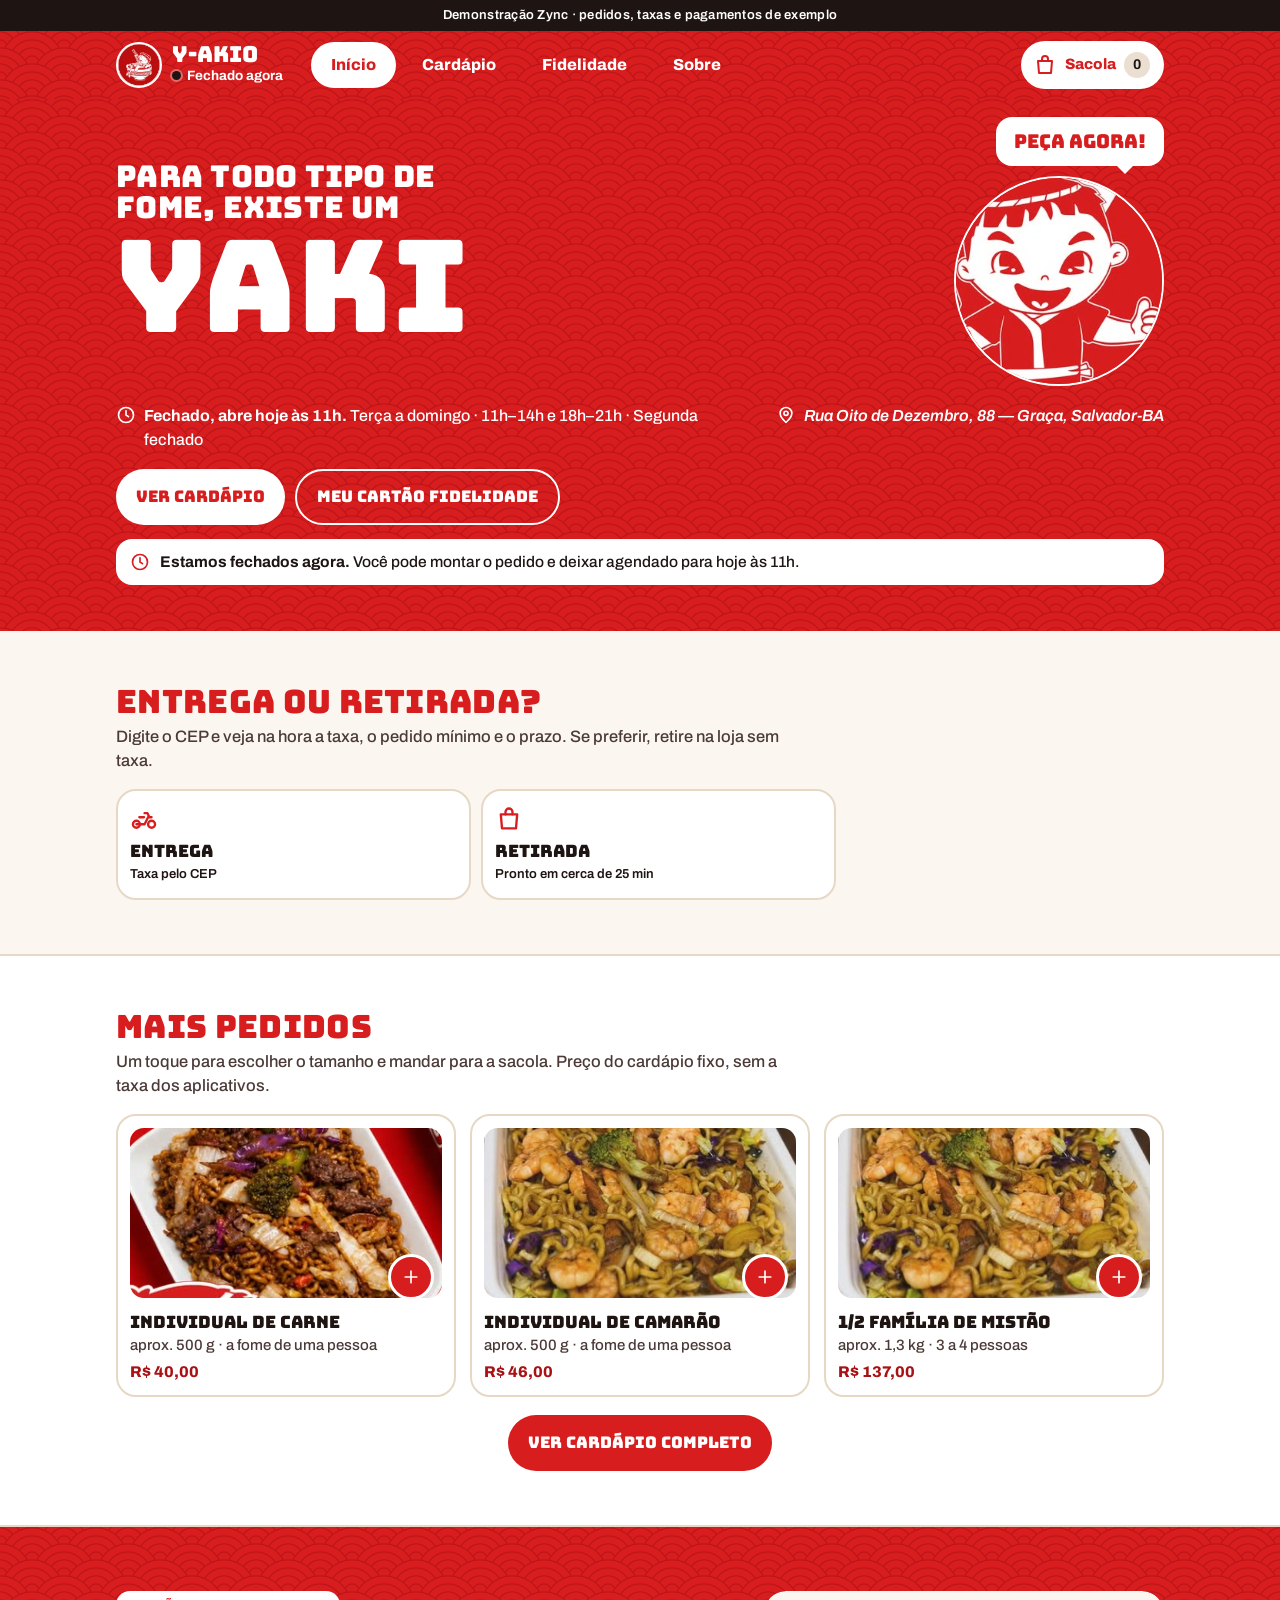
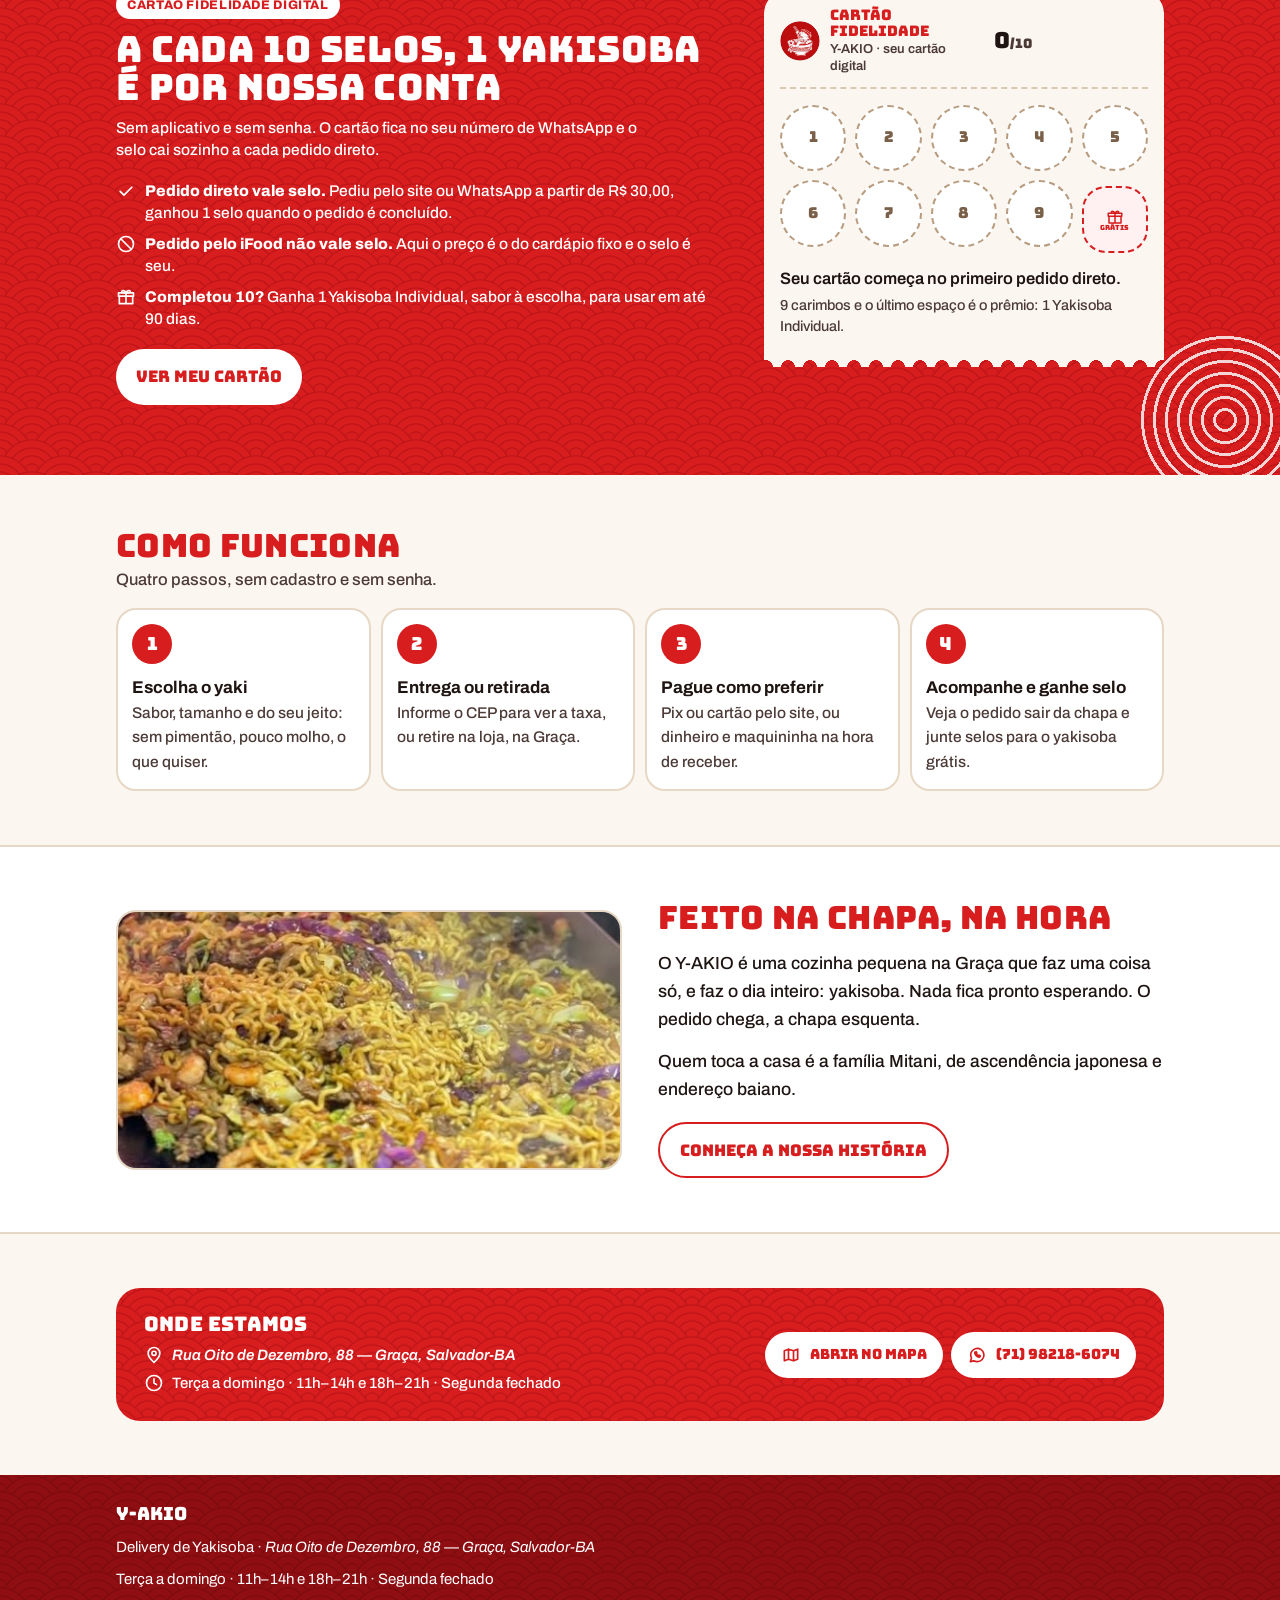
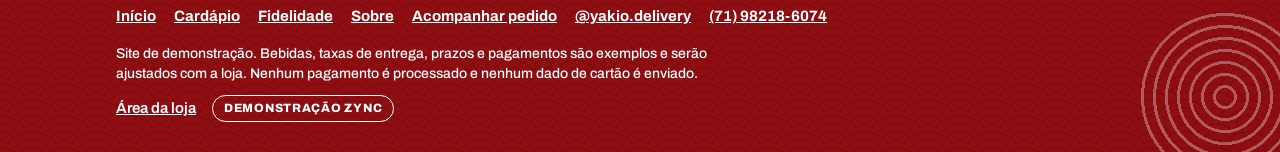
<file: index.html>
<!doctype html><html lang="pt-BR"><head><meta charset="utf-8"><meta name="robots" content="noindex"><meta http-equiv="refresh" content="0; url=site/"><title>Y-AKIO</title></head><body><a href="site/">Abrir o site</a></body></html>
</file>
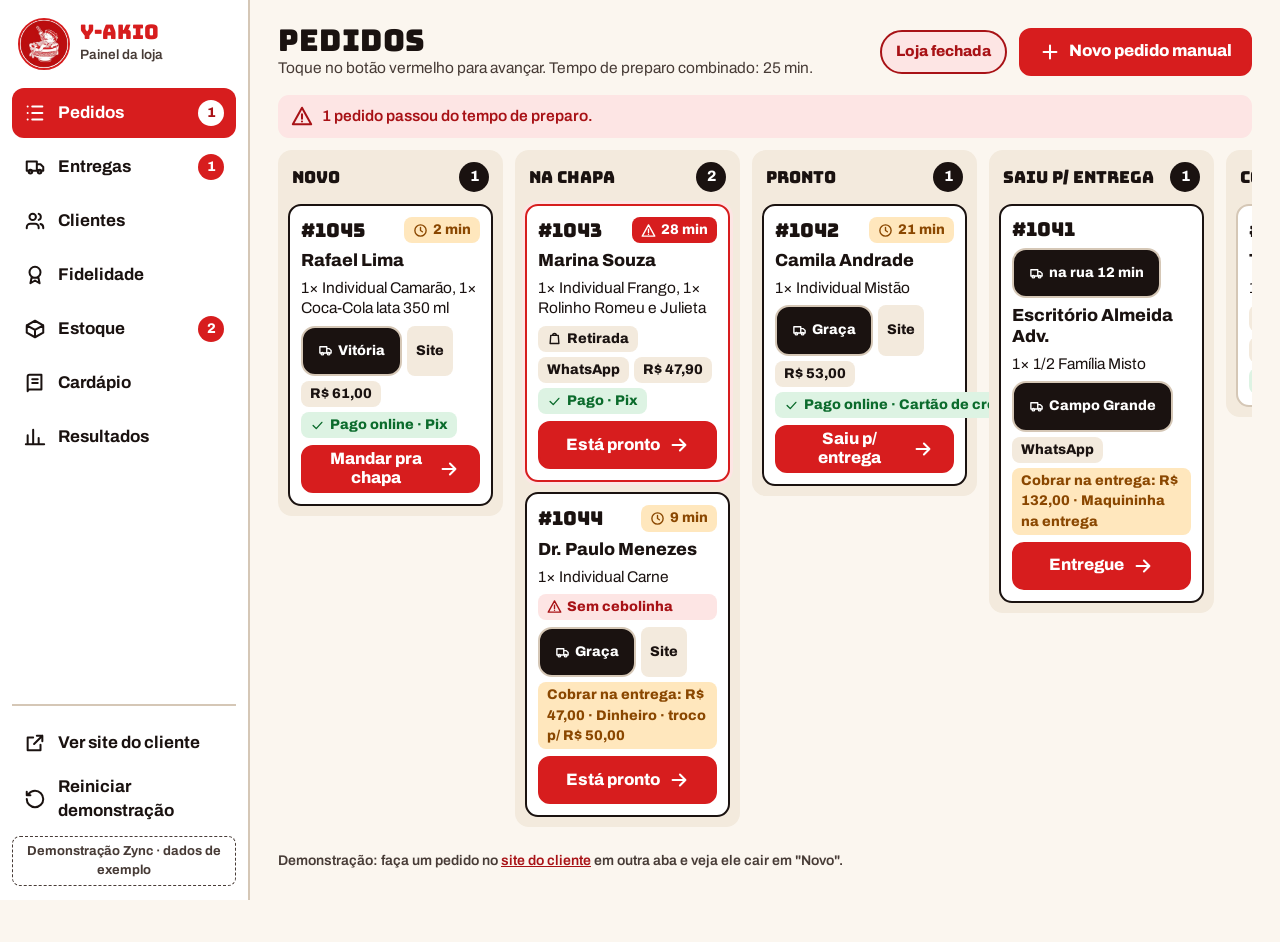
<file: painel/index.html>
<!doctype html>
<html lang="pt-BR">
<head>
<meta charset="utf-8">
<meta name="viewport" content="width=device-width,initial-scale=1">
<meta name="robots" content="noindex">
<title>Y-AKIO · Painel da loja</title>
<link rel="icon" href="../assets/logo.jpg">
<link rel="preconnect" href="https://fonts.googleapis.com">
<link rel="preconnect" href="https://fonts.gstatic.com" crossorigin>
<link href="https://fonts.googleapis.com/css2?family=Archivo:ital,wght@0,400;0,600;0,700;0,800;1,600&family=Bungee&display=swap" rel="stylesheet">
<style>
:root{--bg:#FBF6EF;--card:#fff;--ink:#1A1210;--ink2:#473B36;--line:#D5C7B6;--soft:#F3EADD;--red:#D71D1E;--redd:#A81216;--redbg:#FDE5E4;--ok:#0B6B2C;--okbg:#DDF3E3;--warn:#8A4700;--warnbg:#FFE7BD;--r:14px}
*{box-sizing:border-box}
html{-webkit-text-size-adjust:100%}
body{margin:0;background:var(--bg);color:var(--ink);font:17px/1.45 Archivo,system-ui,-apple-system,"Segoe UI",sans-serif;overflow-x:hidden}
h1,h2,h3,p{margin:0}
h1{font:400 30px/1.1 Bungee,Archivo,sans-serif;letter-spacing:.5px}
h2{font:400 21px/1.15 Bungee,Archivo,sans-serif;letter-spacing:.4px}
h3{font:800 18px/1.25 Archivo,sans-serif}
button,input,select,textarea{font:inherit;color:inherit}
button{cursor:pointer}
a{color:var(--redd)}
svg.i{width:22px;height:22px;flex:none;fill:none;stroke:currentColor;stroke-width:2.2;stroke-linecap:round;stroke-linejoin:round}
.sub{color:var(--ink2);font-size:15.5px}
.num{font-family:Bungee,Archivo,sans-serif;font-weight:400}

/* estrutura */
.app{display:grid;grid-template-columns:250px minmax(0,1fr);min-height:100vh}
.sb{position:sticky;top:0;height:100vh;background:#fff;border-right:2px solid var(--line);display:flex;flex-direction:column;gap:4px;padding:14px 12px;overflow-y:auto}
.brand{display:flex;align-items:center;gap:10px;padding:4px 6px 14px}
.brand img{width:52px;height:52px;border-radius:50%;border:2px solid var(--red)}
.brand b{font:400 20px/1 Bungee,sans-serif;color:var(--red);display:block}
.brand small{font-size:13.5px;color:var(--ink2);font-weight:600}
.nv{display:flex;align-items:center;gap:12px;min-height:50px;padding:0 12px;border:0;background:none;border-radius:12px;font-weight:700;font-size:17px;text-align:left;width:100%;color:var(--ink);text-decoration:none}
.nv:hover{background:var(--soft)}
.nv.on{background:var(--red);color:#fff}
.nv .bd{margin-left:auto;background:var(--red);color:#fff;border-radius:99px;min-width:26px;height:26px;display:grid;place-items:center;font-size:14px;font-weight:800;padding:0 7px}
.nv.on .bd{background:#fff;color:var(--redd)}
.sbf{margin-top:auto;display:flex;flex-direction:column;gap:6px;padding-top:12px;border-top:2px solid var(--line)}
.zync{font-size:13px;font-weight:700;color:var(--ink2);text-align:center;border:1.5px dashed var(--ink2);border-radius:8px;padding:5px 6px;margin-top:6px}
main{padding:24px 28px 70px;min-width:0}
.top,.bn{display:none}
.hd{display:flex;align-items:center;gap:12px;flex-wrap:wrap;margin-bottom:16px}
.hd .sp{flex:1}
.lj{display:inline-flex;align-items:center;gap:8px;min-height:44px;padding:0 14px;border-radius:99px;font-weight:800;font-size:15px;border:2px solid;background:#fff}
.lj.a{color:var(--ok);border-color:var(--ok);background:var(--okbg)}.lj.f{color:var(--redd);border-color:var(--redd);background:var(--redbg)}
.lj i{width:11px;height:11px;border-radius:50%;background:currentColor}

/* controles */
.btn{display:inline-flex;align-items:center;justify-content:center;gap:8px;min-height:48px;padding:0 18px;border-radius:12px;border:2px solid var(--ink);background:#fff;font-weight:800;font-size:16.5px;text-decoration:none;color:var(--ink);text-align:center;line-height:1.15}
.btn.p{background:var(--red);border-color:var(--red);color:#fff}
.btn.p:hover{background:var(--redd);border-color:var(--redd)}
.btn.w{background:#0B6B2C;border-color:#0B6B2C;color:#fff}
.btn.k{background:var(--ink);color:#fff}
.btn.s{min-height:44px;padding:0 13px;font-size:15.5px}
.btn.full{width:100%}
.btn.d{border-color:var(--redd);color:var(--redd)}
.btn:disabled{opacity:.45;cursor:not-allowed}
.row{display:flex;gap:10px;flex-wrap:wrap;align-items:center}
.chips{display:flex;gap:8px;flex-wrap:wrap}
.chip{min-height:44px;padding:0 15px;border-radius:99px;border:2px solid var(--ink);background:#fff;font-weight:700;font-size:15.5px;display:inline-flex;align-items:center;gap:7px}
.chip.on{background:var(--ink);color:#fff}
.chip b{background:var(--soft);color:var(--ink);border-radius:99px;padding:1px 8px;font-size:14px}
.chip.on b{background:#fff}
input[type=text],input[type=tel],input[type=number],input[type=search],select,textarea{width:100%;min-height:48px;border:2px solid var(--ink2);border-radius:11px;background:#fff;padding:9px 12px;font-size:17px}
textarea{min-height:92px;resize:vertical;line-height:1.4}
input:focus,select:focus,textarea:focus,button:focus-visible,a:focus-visible{outline:3px solid #1259C3;outline-offset:2px}
.f{display:block}.f>span{display:block;font-weight:700;font-size:15px;margin-bottom:4px}
.g2{display:grid;grid-template-columns:1fr 1fr;gap:12px}.g3{display:grid;grid-template-columns:repeat(3,1fr);gap:12px}
.card{background:var(--card);border:2px solid var(--line);border-radius:var(--r);padding:16px}
.stack{display:flex;flex-direction:column;gap:14px}
.tag{display:inline-flex;align-items:center;gap:5px;border-radius:8px;padding:3px 9px;font-size:14px;font-weight:800;background:var(--soft);color:var(--ink);white-space:nowrap}
.tag.r{background:var(--red);color:#fff}.tag.g{background:var(--okbg);color:var(--ok)}.tag.y{background:var(--warnbg);color:var(--warn)}.tag.k{background:var(--ink);color:#fff}.tag.rl{background:var(--redbg);color:var(--redd)}
.tag svg.i{width:15px;height:15px}
.note{background:var(--warnbg);color:#4d2800;border-radius:11px;padding:10px 13px;font-weight:600;font-size:15.5px;display:flex;gap:9px;align-items:flex-start}
.demo{font-size:14px;color:var(--ink2);font-weight:600}
.empty{padding:22px 12px;text-align:center;color:var(--ink2);font-weight:600;border:2px dashed var(--line);border-radius:12px}

/* KPIs */
.kp{display:grid;grid-template-columns:repeat(auto-fit,minmax(165px,1fr));gap:12px}
.k{background:#fff;border:2px solid var(--line);border-radius:var(--r);padding:13px 15px}
.k small{display:block;font-size:14.5px;font-weight:700;color:var(--ink2)}
.k b{display:block;font:400 25px/1.2 Bungee,sans-serif;margin-top:3px;word-break:break-word}
.k em{display:block;font-style:normal;font-size:14px;color:var(--ink2);font-weight:600;margin-top:2px}
.k.neg b{color:var(--redd)}.k.pos b{color:var(--ok)}

/* quadro de pedidos */
.board{display:grid;grid-template-columns:repeat(5,minmax(225px,1fr));gap:12px;overflow-x:auto;padding-bottom:10px;align-items:start}
.col{background:var(--soft);border-radius:var(--r);padding:10px;display:flex;flex-direction:column;gap:10px;min-height:160px}
.col>header{display:flex;align-items:center;justify-content:space-between;padding:2px 4px}
.col>header b{font:400 16.5px Bungee,sans-serif}
.col>header span{background:var(--ink);color:#fff;border-radius:99px;min-width:30px;height:30px;display:grid;place-items:center;font-weight:800;font-size:15px}
.pc{background:#fff;border:2px solid var(--ink);border-radius:13px;padding:11px;display:flex;flex-direction:column;gap:7px;cursor:pointer}
.pc .t1{display:flex;align-items:center;justify-content:space-between;gap:6px;flex-wrap:wrap}
.pc .n{font:400 19px Bungee,sans-serif}
.pc .cl{font-weight:800;font-size:17.5px;line-height:1.2}
.pc .it{font-size:15.5px;line-height:1.3}
.pc .tg{display:flex;gap:5px;flex-wrap:wrap}
.pc.late{border-color:var(--red);box-shadow:0 0 0 3px var(--redbg)}
.pc.fresh{animation:pulse 1s ease-in-out 8;border-color:var(--red)}
.pc.done{border-color:var(--line);cursor:pointer}
@keyframes pulse{50%{box-shadow:0 0 0 7px rgba(215,29,30,.45)}}
.cst{display:none}

/* listas */
.lst{display:flex;flex-direction:column;gap:8px}
.li{background:#fff;border:2px solid var(--line);border-radius:13px;padding:12px 14px;display:grid;gap:8px 14px;align-items:center}
.li.cli{grid-template-columns:minmax(0,2.2fr) repeat(4,minmax(0,1fr)) auto;cursor:pointer}
.li.cli:hover{border-color:var(--ink)}
.li small{display:block;font-size:13.5px;font-weight:700;color:var(--ink2)}
.li .v{font-weight:800}
.li.est{grid-template-columns:minmax(0,1.5fr) minmax(0,1.3fr) auto}
@media(max-width:899px){.li.est{grid-template-columns:1fr}.lj-d{display:none}}
.tb{width:100%;border-collapse:collapse}
.tb th{font-size:14.5px;text-align:left;padding:6px 8px;color:var(--ink2)}
.tb td{padding:6px 8px;border-top:1.5px solid var(--line);vertical-align:middle}
.tw{overflow-x:auto}
.bar{height:16px;background:var(--soft);border-radius:99px;position:relative;overflow:hidden;border:1.5px solid var(--line)}
.bar>i{position:absolute;inset:0 auto 0 0;border-radius:99px;background:var(--ok)}
.bar.lo>i{background:var(--red)}.bar.md>i{background:#B45F00}
.barw{position:relative}.barw>u{position:absolute;top:-4px;bottom:-4px;width:3px;background:var(--ink);left:40%;border-radius:2px}
.dots{display:flex;gap:5px;flex-wrap:wrap}
.dots i{width:22px;height:22px;border-radius:50%;border:2px solid var(--redd);background:#fff}
.dots i.on{background:var(--red)}
.seg{display:inline-flex;border:2px solid var(--ink);border-radius:12px;overflow:hidden;flex-wrap:wrap;background:#fff}
.seg button{min-height:46px;padding:0 15px;border:0;background:#fff;font-weight:700;font-size:15.5px}
.seg button.on{background:var(--ink);color:#fff}
.sw{min-height:44px;min-width:44px;border-radius:11px;border:2px solid var(--ok);background:var(--okbg);color:var(--ok);font-weight:800;font-size:14.5px;display:inline-flex;align-items:center;justify-content:center;gap:5px;padding:0 10px}
.sw.off{border-color:var(--redd);background:var(--red);color:#fff}
.mx{display:grid;grid-template-columns:minmax(120px,1.1fr) repeat(4,minmax(0,1fr));gap:8px 10px;align-items:center;padding:10px 0;border-top:1.5px solid var(--line)}
.mx .cel{display:flex;gap:6px;align-items:center}
.mx .cel label{display:none;font-size:13.5px;font-weight:700}
.mx input{min-width:0;padding:8px 8px}
.mxh{display:grid;grid-template-columns:minmax(120px,1.1fr) repeat(4,minmax(0,1fr));gap:10px;font-size:14.5px;font-weight:800;color:var(--ink2);padding-bottom:6px}

/* gráficos */
.vb{display:flex;align-items:flex-end;gap:3px;height:150px;border-bottom:2px solid var(--ink)}
.vb div{flex:1;background:var(--red);border-radius:4px 4px 0 0;min-height:2px;position:relative}
.vb div.z{background:var(--line)}
.vbl{display:flex;gap:3px;font-size:12.5px;font-weight:700;color:var(--ink2);margin-top:4px}
.vbl span{flex:1;text-align:center;overflow:hidden;white-space:nowrap}
.hb{display:grid;grid-template-columns:minmax(84px,auto) minmax(0,1fr) auto;gap:6px 10px;align-items:center;font-size:15.5px;font-weight:700}
.hb .t{height:22px;background:var(--soft);border-radius:6px;overflow:hidden}
.hb .t i{display:block;height:100%;background:var(--red);border-radius:6px}
.hb .t i.k{background:var(--ink)}
.hero{background:var(--red);color:#fff;border-radius:18px;padding:20px 22px;position:relative;overflow:hidden}
.hero:before{content:"";position:absolute;inset:0;background:radial-gradient(circle at 100% 100%,transparent 0 38px,rgba(168,18,22,.75) 39px 42px,transparent 43px 58px,rgba(168,18,22,.75) 59px 62px,transparent 63px 78px,rgba(168,18,22,.75) 79px 82px,transparent 83px);background-size:170px 170px;opacity:.9}
.hero>*{position:relative}
.hero .big{font:400 clamp(34px,7vw,56px)/1.05 Bungee,sans-serif;margin:6px 0}
.hero input{width:84px;min-height:44px;display:inline-block;color:var(--ink)}
.split{display:flex;height:34px;border-radius:9px;overflow:hidden;border:2px solid var(--ink)}
.split i{display:grid;place-items:center;font-style:normal;font-weight:800;font-size:14.5px;color:#fff;background:var(--red);min-width:0;overflow:hidden;white-space:nowrap}
.split i+i{background:var(--ink)}
.cols2{display:grid;grid-template-columns:repeat(auto-fit,minmax(300px,1fr));gap:14px}

/* modal e aviso */
#modal:empty{display:none}
.mo{position:fixed;inset:0;background:rgba(26,18,16,.62);z-index:50;display:flex;align-items:flex-start;justify-content:center;padding:26px 14px;overflow-y:auto}
.mb{background:var(--bg);border-radius:18px;width:100%;max-width:640px;border:2px solid var(--ink)}
.mb.wide{max-width:820px}
.mb>header{display:flex;align-items:center;gap:10px;padding:14px 16px;border-bottom:2px solid var(--line);position:sticky;top:0;background:var(--bg);border-radius:18px 18px 0 0;z-index:2}
.mb>header h2{flex:1}
.mc{padding:16px;display:flex;flex-direction:column;gap:14px}
.x{width:46px;height:46px;border-radius:12px;border:2px solid var(--ink);background:#fff;display:grid;place-items:center;flex:none}
#toast{position:fixed;left:50%;bottom:26px;transform:translateX(-50%);z-index:80;display:flex;flex-direction:column;gap:8px;width:min(92vw,520px);pointer-events:none}
#toast div{background:var(--ink);color:#fff;padding:13px 16px;border-radius:12px;font-weight:700;border-left:8px solid var(--red);box-shadow:0 6px 20px rgba(0,0,0,.3)}
canvas.art{width:100%;max-width:340px;height:auto;border-radius:14px;border:2px solid var(--ink);display:block;margin:0 auto}
.tl{display:flex;gap:6px 14px;flex-wrap:wrap;font-size:14.5px;font-weight:700;color:var(--ink2)}

@media(min-width:900px) and (max-width:1199px){
 .app{grid-template-columns:78px minmax(0,1fr)}
 .brand div,.nv span.tx,.zync,.sbf .tx{display:none}
 .nv{justify-content:center;padding:0;position:relative}.nv .bd{position:absolute;top:2px;right:2px;margin:0;min-width:22px;height:22px;font-size:12.5px}
 .brand{justify-content:center;padding:4px 0 12px}
 main{padding:20px 18px 60px}
}
@media(max-width:899px){
 .app{display:block}.sb{display:none}
 main{padding:14px 16px 100px}
 h1{font-size:24px}
 .top{display:flex;align-items:center;gap:10px;background:var(--red);color:#fff;padding:9px 14px;position:sticky;top:0;z-index:30}
 .top img{width:40px;height:40px;border-radius:50%;border:2px solid #fff}
 .top b{font:400 18px Bungee,sans-serif;flex:1}
 .top .lj{min-height:44px;font-size:14.5px;padding:0 12px}
 .bn{display:flex;position:fixed;left:0;right:0;bottom:0;background:#fff;border-top:2px solid var(--ink);z-index:40;padding-bottom:env(safe-area-inset-bottom)}
 .bn button{flex:1;min-width:0;min-height:62px;border:0;background:none;display:flex;flex-direction:column;align-items:center;justify-content:center;gap:2px;font-size:12.5px;font-weight:800;position:relative;color:var(--ink)}
 .bn button.on{color:#fff;background:var(--red)}
 .bn .bd{position:absolute;top:5px;left:54%;background:var(--red);color:#fff;border-radius:99px;min-width:21px;height:21px;font-size:12.5px;display:grid;place-items:center;padding:0 5px;border:2px solid #fff}
 .cst{display:flex;margin-bottom:10px;overflow-x:auto;flex-wrap:nowrap;padding-bottom:4px}
 .cst .chip{flex:none}
 .board{display:block;overflow:visible}
 .col{display:none}.col.on{display:flex}
 .li.cli{grid-template-columns:1fr 1fr}
 .li.cli>.nm,.li.cli>.ac{grid-column:1/-1}
 .g3{grid-template-columns:1fr 1fr}
 .mx,.mxh{grid-template-columns:1fr 1fr}
 .mxh{display:none}
 .mx>.nm{grid-column:1/-1}
 .mx .cel{flex-wrap:wrap}.mx .cel label{display:block;width:100%}
 .mx .cel input{flex:1}
 .mo{padding:0;align-items:stretch}.mb{border-radius:0;border:0;min-height:100%}.mb>header{border-radius:0}
 #toast{bottom:76px}
}
@media(max-width:520px){.g2.m1{grid-template-columns:1fr}}
@media(prefers-reduced-motion:reduce){.pc.fresh{animation:none}}
</style>
</head>
<body>
<div class="top"><img src="../assets/logo.jpg" alt=""><b>Y-AKIO</b><span id="ljTop"></span></div>
<div class="app">
 <aside class="sb" id="sb" aria-label="Menu"></aside>
 <main id="main"></main>
</div>
<nav class="bn" id="bn" aria-label="Menu"></nav>
<div id="modal"></div>
<div id="toast" aria-live="polite"></div>
<script src="../shared/data.js"></script>
<script>
'use strict';
/* ============ base ============ */
const $ = s => document.querySelector(s), main = $('#main');
const brl = YK.brl, DIA = 864e5;
let D = YK.db(), M = null, pend = false, silent = false;
const known = new Set(D.pedidos.map(p => p.id));
const S = { view: 'pedidos', col: 'novo', ent: 'acerto', entPer: 'hoje', seg: 'todos', q: '', ord: 'ultimo', est: 'insumos', card: 'menu', tam: 'individual', per: '30', ftel: '', fresh: new Set(), sent: new Set() };

const esc = s => String(s == null ? '' : s).replace(/[&<>"']/g, c => ({ '&': '&amp;', '<': '&lt;', '>': '&gt;', '"': '&quot;', "'": '&#39;' }[c]));
const num = v => { const n = parseFloat(String(v == null ? '' : v).replace(/\./g, m => m).replace(',', '.')); return isFinite(n) ? n : 0; };
const sod = (t = Date.now()) => { const d = new Date(t); d.setHours(0, 0, 0, 0); return d.getTime(); };
const dias = iso => iso ? Math.floor((sod() - sod(new Date(iso).getTime())) / DIA) : 999;
const mins = iso => Math.max(0, Math.round((Date.now() - new Date(iso)) / 6e4));
const p2 = n => String(n).padStart(2, '0');
const hm = iso => { const d = new Date(iso); return p2(d.getHours()) + ':' + p2(d.getMinutes()); };
const dm = iso => { const d = new Date(iso); return p2(d.getDate()) + '/' + p2(d.getMonth() + 1); };
const quando = iso => { if (!iso) return 'nunca'; const n = dias(iso); return n <= 0 ? 'hoje' : n === 1 ? 'ontem' : 'há ' + n + ' dias'; };
const dur = m => m < 60 ? m + ' min' : Math.floor(m / 60) + 'h' + p2(m % 60);
const pnome = n => { const w = String(n || '').trim().split(/\s+/); return /^(dona|seu|sr|sra|dr|dra|d)\.?$/i.test(w[0]) && w[1] ? w[0] + ' ' + w[1] : /^(escrit|cl[ií]nica|loja|col[eé]gio|consult)/i.test(w[0]) ? 'pessoal' : w[0] || ''; };
const telFmt = t => { t = YK.tel(t); return t.length >= 10 ? '(' + t.slice(0, 2) + ') ' + t.slice(2, t.length - 4) + '-' + t.slice(-4) : t; };
const sum = (a, f) => a.reduce((s, x) => s + (f(x) || 0), 0);
const pct = (a, b) => b ? Math.round(a / b * 100) : 0;
const cli = id => D.clientes.find(c => c.id === id);
const ped = id => D.pedidos.find(p => p.id === id);
const tamN = id => (D.tamanhos.find(t => t.id === id) || {}).nome || id;
const sabN = id => (D.sabores.find(t => t.id === id) || {}).nome || id;
const entN = id => (D.entregadores.find(e => e.id === id) || {}).nome || 'Sem entregador';
const stN = id => (YK.STATUS.find(s => s.id === id) || {}).nome || id;
const CANAL = { site: 'Site', whatsapp: 'WhatsApp', balcao: 'Balcão', ifood: 'iFood' };
const pagN = id => (YK.PAGAMENTOS.find(x => x.id === id) || {}).nome || id || '';
const pagOn = id => !!(YK.PAGAMENTOS.find(x => x.id === id) || {}).online;
const isPago = p => p.pago != null ? !!p.pago : (pagOn(p.pagamento) || p.canal === 'ifood'); // pedidos antigos sem o campo: assume pelo tipo
const cfgPag = (d = D) => { const c = d.config.pagamentos = d.config.pagamentos || {}; c.mercadoPago = c.mercadoPago || { conectado: false, conta: '' }; c.aceita = c.aceita || {}; c.taxasPct = c.taxasPct || {}; return c; };
const viaMP = p => p.canal === 'site' && pagOn(p.pagamento) && isPago(p);
const taxaMP = p => viaMP(p) ? p.total * (cfgPag().taxasPct[p.pagamento] || 0) / 100 : 0;
const tSh = (iso, p) => +new Date(iso) - (p.demoShift || 0); // pedidos de exemplo "de hoje" têm o relógio deslocado para cair no horário de funcionamento
function pagTag(p) {
  const n = esc(pagN(p.pagamento));
  if (isPago(p)) return `<span class="tag g">${ic('check')}${p.canal === 'ifood' ? 'Pago no iFood' : viaMP(p) ? 'Pago online' : 'Pago'} · ${n}</span>`;
  if (/concluido|cancelado/.test(p.status)) return `<span class="tag">${n}</span>`;
  return `<span class="tag y" style="white-space:normal">Cobrar na ${p.tipo === 'entrega' ? 'entrega' : 'retirada'}: ${brl(p.total)} · ${n}${p.pagamento === 'dinheiro' && p.troco > p.total ? ' · troco p/ ' + brl(p.troco) : ''}</span>`;
}
const fmtQ = (e, q) => e.un === 'g' ? (Math.abs(q) >= 1000 ? (q / 1000).toFixed(q % 1000 ? 1 : 0).replace('.', ',') + ' kg' : Math.round(q) + ' g') : Math.round(q) + ' un';
const mut = fn => { const d = YK.db(); const r = fn(d); YK.save(d); return r; };

const IC = {
  list: 'M9 5h11M9 12h11M9 19h11M4 5h.01M4 12h.01M4 19h.01', truck: 'M3 6h11v10H3zM14 9h4l3 3v4h-7zM7 19a2 2 0 100-4 2 2 0 000 4zM17 19a2 2 0 100-4 2 2 0 000 4z',
  users: 'M16 20v-1a4 4 0 00-4-4H7a4 4 0 00-4 4v1M9.5 11a3.5 3.5 0 100-7 3.5 3.5 0 000 7zM21 20v-1a4 4 0 00-3-3.8M16 4.2a3.5 3.5 0 010 6.6',
  award: 'M12 15a6 6 0 100-12 6 6 0 000 12zM8.5 14l-1.5 7 5-3 5 3-1.5-7', box: 'M21 8l-9-5-9 5v8l9 5 9-5zM3 8l9 5 9-5M12 13v8',
  book: 'M4 5a2 2 0 012-2h13v16H6a2 2 0 00-2 2zM4 21V5M9 8h6M9 12h6', chart: 'M4 20V10M10 20V4M16 20v-7M22 20H2',
  msg: 'M21 11.5a8.4 8.4 0 01-12.3 7.4L3 21l2.1-5.7A8.4 8.4 0 1121 11.5z', plus: 'M12 5v14M5 12h14', x: 'M6 6l12 12M18 6L6 18', check: 'M5 12l5 5 9-10',
  clock: 'M12 21a9 9 0 100-18 9 9 0 000 18zM12 7v5l3 2', pin: 'M12 21s7-6.2 7-11a7 7 0 10-14 0c0 4.8 7 11 7 11zM12 12a2 2 0 100-4 2 2 0 000 4z',
  pause: 'M8 5v14M16 5v14', play: 'M7 4l13 8-13 8z', alert: 'M12 3l10 18H2zM12 10v5M12 18h.01', down: 'M12 4v12M6 11l6 6 6-6M4 21h16',
  ext: 'M14 4h6v6M20 4l-9 9M18 14v6H4V6h6', reset: 'M3 12a9 9 0 109-9 9 9 0 00-7 3.4M3 4v4h4', more: 'M4 6h16M4 12h16M4 18h16', copy: 'M9 9h11v11H9zM5 15H4V4h11v1',
  bag: 'M6 7h12l1 13H5zM9 7a3 3 0 016 0', arrow: 'M5 12h14M13 6l6 6-6 6', trash: 'M4 7h16M9 7V4h6v3M6 7l1 13h10l1-13',
};
const ic = n => `<svg class="i" viewBox="0 0 24 24" aria-hidden="true"><path d="${IC[n] || ''}"/></svg>`;

function toast(t, ms) {
  const el = document.createElement('div'); el.textContent = t; $('#toast').appendChild(el);
  setTimeout(() => el.remove(), ms || 4200);
}
let actx;
function beep() {
  try {
    actx = actx || new (window.AudioContext || window.webkitAudioContext)();
    [[880, 0], [1175, .16]].forEach(([f, t]) => {
      const o = actx.createOscillator(), g = actx.createGain(); o.type = 'sine'; o.frequency.value = f;
      g.gain.setValueAtTime(.0001, actx.currentTime + t); g.gain.exponentialRampToValueAtTime(.35, actx.currentTime + t + .02); g.gain.exponentialRampToValueAtTime(.0001, actx.currentTime + t + .22);
      o.connect(g); g.connect(actx.destination); o.start(actx.currentTime + t); o.stop(actx.currentTime + t + .25);
    });
  } catch (e) {}
}
function copiar(t) {
  const ok = () => toast('Copiado. É só colar no WhatsApp.');
  if (navigator.clipboard && window.isSecureContext) navigator.clipboard.writeText(t).then(ok, () => fb()); else fb();
  function fb() { const a = document.createElement('textarea'); a.value = t; document.body.appendChild(a); a.select(); try { document.execCommand('copy'); ok(); } catch (e) {} a.remove(); }
}
const siteUrl = () => location.protocol.startsWith('http') ? new URL('../site/index.html', location.href).href.replace(/index\.html$/, '') : '';
const viaSite = () => siteUrl() ? 'Peça direto pelo nosso site: ' + siteUrl() : 'Peça direto pelo nosso site ou aqui no WhatsApp.';

/* ============ dados de demonstração ============ */
function gerarDemo() {
  const d = YK.db(); if (d.painelDemo) return;
  let s = 20261007; const rnd = () => { s |= 0; s = s + 0x6D2B79F5 | 0; let t = Math.imul(s ^ s >>> 15, 1 | s); t = t + Math.imul(t ^ t >>> 7, 61 | t) ^ t; return ((t ^ t >>> 14) >>> 0) / 4294967296; };
  const pick = a => a[Math.floor(rnd() * a.length)];
  const wp = o => { let r = rnd() * sum(Object.values(o), x => x); for (const k in o) { r -= o[k]; if (r <= 0) return k; } return Object.keys(o)[0]; };
  const now = Date.now(), iso = t => new Date(t).toISOString();
  const ruas = { 'Graça': 'Rua da Graça', 'Vitória': 'Corredor da Vitória', 'Canela': 'Rua Marechal Floriano', 'Barra': 'Av. Princesa Isabel', 'Garcia': 'Av. Leovigildo Filgueiras', 'Campo Grande': 'Av. Sete de Setembro', 'Federação': 'Rua Caetano Moura', 'Ondina': 'Av. Milton Santos', 'Rio Vermelho': 'Rua da Paciência' };
  const extra = [
    ['Camila Andrade', '71992220001', 'Graça', 8, 11, 1], ['João Pedro Sá', '71992220002', 'Barra', 9, 6, 0], ['Fernanda Queiroz', '71992220003', 'Vitória', 1, 0, 0],
    ['Clínica Sorrir Graça', '71992220004', 'Graça', 2, 17, 2], ['Igor Nascimento', '71992220005', 'Canela', 1, 0, 0], ['Patrícia Lobo', '71992220006', 'Ondina', 1, 0, 0],
    ['Vitor Hugo Ramos', '71992220007', 'Federação', 2, 0, 0], ['Sílvia Matos', '71992220008', 'Rio Vermelho', 5, 7, 0], ['Leandro Costa', '71992220009', 'Garcia', 3, 3, 0],
    ['Helena Dourado', '71992220010', 'Campo Grande', 6, 9, 0],
  ];
  extra.forEach(([nome, tel, bairro, selos, base, cc], i) => {
    if (YK.clientePorTel(d, tel)) return;
    d.clientes.push({ id: 'x' + (i + 1), nome, tel, bairro, endereco: ruas[bairro] + ', ' + (40 + i * 37), selos, cartoesCompletos: cc, vouchers: [], pedidos: base, gasto: base * 56, primeiro: iso(now - (base ? 70 + i * 11 : 26) * DIA), ultimo: i === 7 ? iso(now - 44 * DIA) : i === 8 ? iso(now - 61 * DIA) : null, obs: i === 3 ? 'Pede para o almoço da equipe. Entregar na recepção.' : i === 9 ? 'Alergia a camarão' : '', tags: base ? [] : ['novo'] });
  });
  if (!d.clientes.find(c => !c.tel)) d.clientes.push({ id: 'anon', nome: 'Sem telefone (balcão / iFood)', tel: '', bairro: '', endereco: '', selos: 0, cartoesCompletos: 0, vouchers: [], pedidos: 0, gasto: 0, primeiro: iso(now - 90 * DIA), ultimo: null, obs: '', tags: ['anon'] });
  const C = id => d.clientes.find(c => c.id === id);
  C('x1').vouchers.push({ id: YK.uid('v'), premio: d.config.fidelidade.premio, criado: iso(now - 40 * DIA), usado: iso(now - 33 * DIA) });
  C('x4').vouchers.push({ id: YK.uid('v'), premio: d.config.fidelidade.premio, criado: iso(now - 20 * DIA), usado: null });
  d.clientes.forEach(c => { if (!c.endereco && c.bairro && ruas[c.bairro]) c.endereco = ruas[c.bairro] + ', ' + (100 + Math.floor(rnd() * 800)) + (rnd() < .6 ? ', apto ' + (101 + Math.floor(rnd() * 9) * 100) : ''); });

  const plano = [ // [clienteId, dias atrás, canais]
    ['c1', [1, 8, 15, 24], ['site', 'whatsapp']], ['c2', [2, 9, 16, 23, 27], ['site']], ['c4', [3, 8, 13, 18, 22, 27], ['whatsapp', 'site', 'site']], ['c5', [6], ['ifood']],
    ['c6', [3, 12, 22], ['site']], ['c8', [4, 11, 18, 25], ['whatsapp']], ['x1', [2, 9, 17, 26], ['site']], ['x2', [3, 10, 19], ['whatsapp', 'site']],
    ['x3', [5, 13, 20], ['site', 'ifood', 'ifood']], ['x4', [6, 14, 21], ['whatsapp']], ['x5', [4], ['site']], ['x6', [8], ['site']], ['x7', [1, 12], ['site', 'ifood']],
    ['x10', [7, 15, 23], ['site', 'whatsapp', 'balcao']], ['anon', [2, 6, 14, 19, 28], ['ifood']], ['anon', [3, 16], ['balcao']],
  ];
  const nomesAnon = ['Bruno', 'Larissa', 'Caio', 'Tainá', 'Seu Jorge', 'Mônica', 'Pedro'];
  function mk(c, criado, canal, o) {
    o = o || {}; const h = new Date(criado).getHours(), almoco = h < 16;
    const big = /Clínica|Escritório/.test(c.nome);
    const tam = o.tam || (big ? wp({ meia: 3, individual: 7 }) : almoco ? wp({ individual: 88, mini: 7, meia: 5 }) : wp({ individual: 77, meia: 13, familia: 2, mini: 8 }));
    let sab = o.sab || wp({ frango: 26, carne: 22, camarao: 18, mistao: 16, misto: 10, vegetariano: 8 });
    if (/camarão/i.test(c.obs) && /camarao|mistao/.test(sab)) sab = 'frango';
    const itens = [{ tipo: 'yaki', tamanho: tam, sabor: sab, qtd: o.qtd || (tam === 'individual' ? (big ? 2 : rnd() < .13 ? 2 : 1) : 1), obs: o.iobs || (rnd() < .12 ? pick(['Sem cebolinha', 'Bem passado', 'Pouco molho', 'Caprichar nos legumes']) : ''), preco: d.precos[tam][sab] }];
    if (o.rol !== 0 && rnd() < .46) { const e = pick(d.extras.filter(x => /^rol-/.test(x.id))); itens.push({ tipo: 'extra', id: e.id, nome: e.nome, qtd: rnd() < .4 ? 2 : 1, preco: e.preco }); }
    if (rnd() < .36) { const e = pick(d.extras.filter(x => !/^rol-/.test(x.id))); itens.push({ tipo: 'extra', id: e.id, nome: e.nome, qtd: itens[0].qtd, preco: e.preco }); }
    const tipo = o.tipo || (canal === 'balcao' ? 'retirada' : canal === 'ifood' ? 'entrega' : rnd() < .42 ? 'retirada' : 'entrega');
    const bairro = c.bairro || pick(['Graça', 'Vitória', 'Barra', 'Canela']);
    const b = d.bairros.find(x => x.nome === bairro) || { taxa: 8 };
    const subtotal = sum(itens, i => i.preco * i.qtd), taxa = tipo === 'entrega' ? b.taxa : 0;
    const pag = o.pag || (canal === 'site' ? wp({ pix: 56, credito: 22, debito: 8, dinheiro: 6, cartao: 8 }) : canal === 'ifood' ? wp({ pix: 50, credito: 50 }) : wp({ pix: 52, dinheiro: 22, cartao: 26 }));
    const pago = canal === 'ifood' || pag === 'pix' || pag === 'credito' || pag === 'debito';
    const st = o.status || 'concluido', t0 = +new Date(criado), hist = [{ s: 'novo', t: iso(t0) }];
    const seq = ['preparo', 'pronto', tipo === 'entrega' ? 'rota' : null, 'concluido'].filter(Boolean), stp = { preparo: 3, pronto: 15 + Math.floor(rnd() * 9), rota: 3, concluido: tipo === 'entrega' ? 14 + Math.floor(rnd() * 10) : 7 };
    let t = t0; for (const x of seq) { if (st === 'novo') break; t += (o.stp && o.stp[x] != null ? o.stp[x] : stp[x]) * 6e4; hist.push({ s: x, t: iso(Math.min(t, now + (o.shift || 0))) }); if (x === st) break; }
    const temEnt = tipo === 'entrega' && (st === 'rota' || st === 'concluido');
    const entId = temEnt ? (canal === 'ifood' ? 'e3' : rnd() < .6 ? 'e1' : 'e2') : null;
    const f = d.config.fidelidade;
    return {
      canal, cliente: { nome: c.tel ? c.nome : pick(nomesAnon), tel: c.tel }, tipo,
      endereco: tipo === 'entrega' ? { bairro, rua: (c.endereco || ruas[bairro] + ', 120').split(',')[0], numero: ((c.endereco || '').split(',')[1] || '120').trim(), compl: ((c.endereco || '').split(',')[2] || '').trim(), ref: rnd() < .3 ? pick(['Portaria 24h', 'Ao lado da farmácia', 'Prédio azul, interfone 4']) : '' } : null,
      itens, pagamento: pag, pago, pagoEm: pago ? iso(t0) : null, troco: pag === 'dinheiro' ? Math.ceil((subtotal + taxa) / 50) * 50 : 0, obs: '', demoShift: o.shift || 0, demoN: o.shift ? hist.length : 0,
      id: YK.uid('p') + Math.floor(rnd() * 1e5).toString(36), num: 0, clienteId: c.id, subtotal, taxa, total: subtotal + taxa, status: st, criado: iso(t0), hist,
      entregadorId: entId, repasse: temEnt ? (canal === 'ifood' ? taxa + 4 : taxa + (rnd() < .22 ? 2 : rnd() < .2 ? -1 : 0)) : 0,
      repassePago: temEnt && !o.c ? iso(sod(t0) + 21.5 * 36e5) : null, seloDado: st === 'concluido' && f.canais.includes(canal) && subtotal >= f.pedidoMinimo, estoqueBaixado: st !== 'novo', demo: true,
    };
  }
  const hist = [];
  plano.forEach(([cid, ds, canais]) => ds.forEach((n, i) => {
    const c = C(cid); if (!c) return;
    let base = sod(now) - n * DIA; if (new Date(base).getDay() === 1) base -= DIA;
    const min = rnd() < .45 ? 11 * 60 + 5 + Math.floor(rnd() * 160) : 18 * 60 + 5 + Math.floor(rnd() * 160);
    hist.push(mk(c, base + min * 6e4, canais[i % canais.length], cid === 'c8' && i === 2 ? { tam: 'familia' } : undefined)); // 1 família no mês: é raro, mas existe
  }));
  // pedidos "de hoje": se a demo for gerada fora do horário (ou no comecinho do turno), o relógio deles é deslocado para 12h40 ou 19h40
  const mn = new Date(now).getHours() * 60 + new Date(now).getMinutes(), dentro = (mn >= 720 && mn < 840) || (mn >= 1140 && mn < 1260);
  const shift = dentro ? 0 : sod(now) + (mn < 960 ? 760 : 1180) * 6e4 - now, hj = (m, canal, o) => mk(C(o.c), now + shift - m * 6e4, canal, Object.assign(o, { shift }));
  hist.push(hj(58, 'site', { c: 'c4', tipo: 'retirada', tam: 'individual', sab: 'mistao', qtd: 1, pag: 'credito' }));
  hist.sort((a, b) => new Date(a.criado) - new Date(b.criado));
  hist.forEach((p, i) => { p.num = d.seq - d.pedidos.length - hist.length + 1 + i; });
  // atualiza CRM dos clientes criados aqui e a data do último pedido de todos
  hist.forEach(p => { const c = C(p.clienteId); if (/^x|anon/.test(c.id)) { c.pedidos++; c.gasto += p.total; } if (c.tel && (!c.ultimo || new Date(p.criado) > new Date(c.ultimo))) c.ultimo = p.hist[p.hist.length - 1].t; });
  const hoje = [
    hj(39, 'whatsapp', { c: 'c8', status: 'rota', tipo: 'entrega', tam: 'meia', sab: 'misto', qtd: 1, pag: 'cartao', stp: { preparo: 2, pronto: 22, rota: 3 } }),
    hj(21, 'site', { c: 'x1', status: 'pronto', tipo: 'entrega', tam: 'individual', sab: 'mistao', qtd: 1, pag: 'credito', stp: { preparo: 2, pronto: 16 } }),
    hj(28, 'whatsapp', { c: 'c1', status: 'preparo', tipo: 'retirada', tam: 'individual', sab: 'frango', qtd: 1, pag: 'pix', stp: { preparo: 3 } }),
    hj(9, 'site', { c: 'c6', status: 'preparo', tipo: 'entrega', tam: 'individual', sab: 'carne', qtd: 1, pag: 'dinheiro', iobs: 'Sem cebolinha', stp: { preparo: 2 } }),
    hj(2, 'site', { c: 'c2', status: 'novo', tipo: 'entrega', tam: 'individual', sab: 'camarao', qtd: 1, pag: 'pix' }),
  ];
  hoje.forEach(p => { p.num = ++d.seq; });
  d.pedidos = hoje.concat(hist, d.pedidos);
  d.pedidos.sort((a, b) => new Date(b.criado) - new Date(a.criado));
  d.movEstoque = d.movEstoque.concat([
    { t: iso(now - 1 * DIA - 3e6), tipo: 'perda', ref: 'Descarte: legumes passaram do ponto', itens: { legumes: -400 } },
    { t: iso(now - 2 * DIA - 5e6), tipo: 'entrada', ref: 'Compra: frango (fornecedor da feira)', itens: { frango: 5000 }, valor: 110 },
    { t: iso(now - 3 * DIA - 2e6), tipo: 'entrada', ref: 'Compra: macarrão (atacado)', itens: { macarrao: 10000 }, valor: 120 },
  ]);
  d.painelDemo = true; silent = true; YK.save(d); silent = false;
}

/* ============ casca: menu, navegação, render ============ */
const NAV = [['pedidos', 'Pedidos', 'list'], ['entregas', 'Entregas', 'truck'], ['clientes', 'Clientes', 'users'], ['fidelidade', 'Fidelidade', 'award'], ['estoque', 'Estoque', 'box'], ['cardapio', 'Cardápio', 'book'], ['resultados', 'Resultados', 'chart']];
const V = {}, MOD = {}, A = {}, CH = {}, IN = {};
const baixos = () => D.estoque.filter(e => e.qtd < e.min);
const badge = id => id === 'pedidos' ? D.pedidos.filter(p => p.status === 'novo').length : id === 'estoque' ? baixos().length : id === 'entregas' ? D.pedidos.filter(p => p.status === 'pronto' && p.tipo === 'entrega').length : 0;
function ljHtml() { const a = YK.aberta(D), m = D.config.lojaAberta; return `<button class="lj ${a ? 'a' : 'f'}" data-a="go" data-v="cardapio" title="Abrir ou fechar a loja"><i></i>${a ? 'Loja aberta' : 'Loja fechada'}${m === 'auto' ? '' : ' (manual)'}</button>`; }
function shell() {
  const bd = id => { const n = badge(id); return n ? `<span class="bd">${n}</span>` : ''; };
  $('#sb').innerHTML = `<div class="brand"><img src="../assets/logo.jpg" alt=""><div><b>Y-AKIO</b><small>Painel da loja</small></div></div>` +
    NAV.map(([id, t, i]) => `<button class="nv ${S.view === id ? 'on' : ''}" data-a="go" data-v="${id}" title="${t}">${ic(i)}<span class="tx">${t}</span>${bd(id)}</button>`).join('') +
    `<div class="sbf"><a class="nv" href="../site/index.html" target="_blank" rel="noopener" title="Ver site do cliente">${ic('ext')}<span class="tx">Ver site do cliente</span></a>
     <button class="nv" data-a="reset" title="Reiniciar demonstração">${ic('reset')}<span class="tx">Reiniciar demonstração</span></button><div class="zync">Demonstração Zync · dados de exemplo</div></div>`;
  const mob = NAV.slice(0, 4);
  $('#bn').innerHTML = mob.map(([id, t, i]) => `<button class="${S.view === id ? 'on' : ''}" data-a="go" data-v="${id}">${ic(i)}${t}${bd(id)}</button>`).join('') +
    `<button class="${mob.some(m => m[0] === S.view) ? '' : 'on'}" data-a="mais">${ic('more')}Mais${badge('estoque') ? `<span class="bd">${badge('estoque')}</span>` : ''}</button>`;
  $('#ljTop').innerHTML = ljHtml();
}
function render() { pend = false; shell(); main.innerHTML = V[S.view](); if (S.view === 'fidelidade') fidBusca(); }
function safeRender() { const a = document.activeElement; if (a && main.contains(a) && /INPUT|TEXTAREA|SELECT/.test(a.tagName)) { pend = true; shell(); } else render(); }
main.addEventListener('focusout', () => setTimeout(() => { if (pend) safeRender(); }, 60));
function go(v) { S.view = v; try { history.replaceState(null, '', '#' + v); } catch (e) {} render(); window.scrollTo(0, 0); }
function openM(o) { M = o; renderM(); }
function closeM() { M = null; $('#modal').innerHTML = ''; document.body.style.overflow = ''; }
function renderM() {
  if (!M) return closeM(); const r = MOD[M.t](); if (!r) return closeM();
  const sc = $('.mo') ? $('.mo').scrollTop : 0;
  $('#modal').innerHTML = `<div class="mo" data-a="bg"><div class="mb ${r.wide ? 'wide' : ''}" role="dialog" aria-modal="true"><header><h2>${r.t}</h2><button class="x" data-a="close" aria-label="Fechar">${ic('x')}</button></header><div class="mc">${r.b}</div></div></div>`;
  document.body.style.overflow = 'hidden'; $('.mo').scrollTop = sc; if (r.after) r.after();
}
const hd = (t, sub, right) => `<div class="hd"><div><h1>${t}</h1>${sub ? `<p class="sub">${sub}</p>` : ''}</div><span class="sp"></span>${right || ''}</div>`;
const fld = (l, h) => `<label class="f"><span>${l}</span>${h}</label>`;
const inp = (k, ph, type, extra) => `<input type="${type || 'text'}" data-m="${k}" value="${esc(M[k] == null ? '' : M[k])}" placeholder="${esc(ph || '')}" ${extra || ''}>`;
const segBtn = (k, opts, cur, a) => `<div class="seg">${opts.map(([v, t]) => `<button type="button" class="${String(cur) === String(v) ? 'on' : ''}" data-a="${a || 'mset'}" data-k="${k}" data-v="${v}">${t}</button>`).join('')}</div>`;

document.addEventListener('click', e => {
  const el = e.target.closest('[data-a]'); if (!el) return;
  if (el.dataset.a === 'bg') { if (e.target === el) closeM(); return; }
  if (el.tagName !== 'A') e.preventDefault();
  const f = A[el.dataset.a]; if (f) f(el, e);
});
['input', 'change'].forEach(ev => document.addEventListener(ev, e => {
  const el = e.target; if (!el.dataset) return;
  if (el.dataset.m && M) M[el.dataset.m] = el.type === 'checkbox' ? el.checked : el.value;
  const f = (ev === 'input' ? IN : CH)[el.dataset[ev === 'input' ? 'n' : 'c']]; if (f) f(el);
}));
document.addEventListener('keydown', e => { if (e.key === 'Escape' && M) closeM(); });
A.go = el => { closeM(); go(el.dataset.v); };
A.close = closeM;
A.mset = el => { M[el.dataset.k] = el.dataset.v; renderM(); };
A.sset = el => { S[el.dataset.k] = el.dataset.v; render(); };
A.copy = el => copiar(el.dataset.t || ($(el.dataset.from) || {}).value || '');
A.mais = () => openM({ t: 'mais' });
MOD.mais = () => ({ t: 'Mais', b: NAV.slice(4).map(([id, t, i]) => `<button class="btn full" data-a="go" data-v="${id}">${ic(i)}${t}${badge(id) ? ` <span class="tag r">${badge(id)}</span>` : ''}</button>`).join('') +
  `<a class="btn full" href="../site/index.html" target="_blank" rel="noopener">${ic('ext')}Ver site do cliente</a><button class="btn full d" data-a="reset">${ic('reset')}Reiniciar demonstração</button><div class="zync">Demonstração Zync · dados de exemplo</div>` });
A.reset = () => { if (!confirm('Reiniciar a demonstração? Tudo volta ao estado inicial de exemplo.')) return; silent = true; YK.reset(); gerarDemo(); silent = false; D = YK.db(); known.clear(); D.pedidos.forEach(p => known.add(p.id)); S.fresh.clear(); closeM(); render(); toast('Demonstração reiniciada.'); };

/* ============ 1. PEDIDOS ============ */
const resumoItens = p => p.itens.map(i => i.qtd + '× ' + (i.tipo === 'yaki' ? tamN(i.tamanho) + ' ' + sabN(i.sabor) + (i.gratis ? ' (grátis)' : '') : i.nome)).join(', ');
const proximo = p => p.status === 'novo' ? { s: 'preparo', t: 'Mandar pra chapa' } : p.status === 'preparo' ? { s: 'pronto', t: 'Está pronto' } : p.status === 'pronto' ? (p.tipo === 'entrega' ? { s: 'rota', t: 'Saiu p/ entrega' } : { s: 'concluido', t: 'Cliente retirou' }) : p.status === 'rota' ? { s: 'concluido', t: 'Entregue' } : null;
const tHist = (p, s) => { const h = p.hist.filter(x => x.s === s).pop(); return h ? h.t : p.criado; };
function tempoTag(p) {
  if (p.status === 'concluido' || p.status === 'cancelado') return `<span class="tag">${dias(p.criado) ? dm(p.criado) + ' ' : ''}${hm(p.criado)}</span>`;
  if (p.status === 'rota') return `<span class="tag k">${ic('truck')}na rua ${dur(desde(p, 'rota'))}</span>`;
  const m = desde(p), late = m > D.config.tempoPreparoMin;
  return `<span class="tag ${late ? 'r' : 'y'}">${ic(late ? 'alert' : 'clock')}${dur(m)}</span>`;
}
// minutos desde a criação (ou desde um status), descontando o deslocamento de relógio dos pedidos de exemplo
function desde(p, s) { let i = -1; if (s) p.hist.forEach((h, k) => { if (h.s === s) i = k; }); const t = s && i >= 0 ? p.hist[i].t : p.criado; return mins(!s || i < 0 || i < (p.demoN || 0) ? tSh(t, p) : t); }
const atrasado = p => /novo|preparo|pronto/.test(p.status) && desde(p) > D.config.tempoPreparoMin;
function pedCard(p) {
  const n = proximo(p), c = cli(p.clienteId), obs = c && c.tel && c.obs;
  return `<article class="pc ${atrasado(p) ? 'late' : ''} ${S.fresh.has(p.id) ? 'fresh' : ''} ${n ? '' : 'done'}" data-a="ver" data-id="${p.id}">
   <div class="t1"><span class="n">#${p.num}</span>${tempoTag(p)}</div>
   <div class="cl">${esc(p.cliente.nome)}</div>
   <div class="it">${esc(resumoItens(p))}</div>
   ${obs || p.obs || p.itens.some(i => i.obs) ? `<div class="tag rl" style="white-space:normal">${ic('alert')}${esc([obs, p.obs].concat(p.itens.map(i => i.obs)).filter(Boolean).join(' · '))}</div>` : ''}
   <div class="tg"><span class="tag ${p.tipo === 'entrega' ? 'k' : ''}">${ic(p.tipo === 'entrega' ? 'truck' : 'bag')}${p.tipo === 'entrega' ? esc((p.endereco || {}).bairro || 'Entrega') : 'Retirada'}</span><span class="tag ${p.canal === 'ifood' ? 'rl' : ''}">${CANAL[p.canal] || p.canal}</span>${isPago(p) || !n ? `<span class="tag">${brl(p.total)}</span>` : ''}${pagTag(p)}</div>
   ${n ? `<button class="btn p full" data-a="av" data-id="${p.id}">${n.t} ${ic('arrow')}</button>` : ''}</article>`;
}
V.pedidos = () => {
  const cols = YK.STATUS.filter(s => s.id !== 'cancelado').map(s => {
    let l = D.pedidos.filter(p => p.status === s.id);
    if (s.id === 'concluido') l = l.filter(p => dias(p.criado) === 0); else l = l.slice().reverse();
    return { s, l };
  });
  const atr = D.pedidos.filter(atrasado).length;
  return hd('Pedidos', `Toque no botão vermelho para avançar. Tempo de preparo combinado: ${D.config.tempoPreparoMin} min.`, `<span class="lj-d">${ljHtml()}</span><button class="btn p" data-a="novoPed">${ic('plus')}Novo pedido manual</button>`) +
    (atr ? `<div class="note" style="margin-bottom:12px;background:var(--redbg);color:var(--redd)">${ic('alert')}<span>${atr} pedido${atr > 1 ? 's passaram' : ' passou'} do tempo de preparo.</span></div>` : '') +
    `<div class="chips cst">${cols.map(c => `<button class="chip ${S.col === c.s.id ? 'on' : ''}" data-a="sset" data-k="col" data-v="${c.s.id}">${c.s.nome}<b>${c.l.length}</b></button>`).join('')}</div>
    <div class="board">${cols.map(c => `<section class="col ${S.col === c.s.id ? 'on' : ''}"><header><b>${c.s.nome}${c.s.id === 'concluido' ? ' hoje' : ''}</b><span>${c.l.length}</span></header>${c.l.map(pedCard).join('') || `<div class="empty">${c.s.id === 'novo' ? 'Nenhum pedido novo. Quando chegar um pelo site, ele aparece aqui sozinho e toca um aviso.' : 'Nada aqui agora.'}</div>`}</section>`).join('')}</div>
    <p class="demo" style="margin-top:14px">Demonstração: faça um pedido no <a href="../site/index.html" target="_blank" rel="noopener">site do cliente</a> em outra aba e veja ele cair em "Novo".</p>`;
};
A.ver = el => openM({ t: 'ped', id: el.dataset.id });
A.av = el => avancar(el.dataset.id);
function avancar(id) {
  const p = ped(id), n = p && proximo(p); if (!n) return;
  if (n.s === 'rota') return openSaida(id);
  const antes = baixos().length, r = YK.mudarStatus(id, n.s); S.fresh.delete(id);
  if (M && M.t === 'ped') renderM();
  if (n.s === 'concluido') return posConcluir(r);
  toast(`#${p.num} agora está em "${stN(n.s)}".` + (n.s === 'preparo' ? ' Estoque baixado.' : ''));
  if (n.s === 'preparo' && baixos().length > antes) toast('Atenção: um insumo ficou abaixo do mínimo. Veja em Estoque.', 6000);
}
function posConcluir(r) {
  const p = r.pedido, c = r.cliente, f = D.config.fidelidade;
  if (r.ganhouVoucher) return openM({ t: 'voucher', cid: c.id, num: p.num });
  if (p.seloDado) toast(`#${p.num} concluído. Selo carimbado: ${pnome(c.nome)} tem ${c.selos} de ${f.meta}.`, 5500);
  else toast(`#${p.num} concluído. Sem selo: ${p.canal === 'ifood' ? 'pedido do iFood não pontua' : !f.canais.includes(p.canal) ? 'canal não participa' : 'abaixo do pedido mínimo'}.`, 5500);
}
MOD.voucher = () => {
  const c = cli(M.cid), f = D.config.fidelidade;
  return { t: 'Cartão completo!', b: `<div class="hero"><p style="font-weight:800">Pedido #${M.num} concluído</p><p class="big">${esc(pnome(c.nome))} ganhou 1 ${esc(f.premio)}</p><p style="font-weight:600">O voucher já está no cadastro e aparece no site quando o cliente digita o telefone. Vale por ${f.validadeDias} dias.</p></div>
   <a class="btn w full" target="_blank" rel="noopener" href="${YK.waLink(`Parabéns, ${pnome(c.nome)}! Você completou seu cartão fidelidade do Y-AKIO e ganhou 1 ${f.premio}. É só usar no seu próximo pedido. ${viaSite()}`, '55' + c.tel)}">${ic('msg')}Avisar ${esc(pnome(c.nome))} no WhatsApp</a>
   <button class="btn full" data-a="arte" data-id="${c.id}">${ic('award')}Gerar arte do cartão</button>` };
};
const msgCli = {
  recebido: p => `Oi, ${pnome(p.cliente.nome)}! Aqui é do Y-AKIO. Recebemos seu pedido #${p.num} e ele já vai pra chapa.\n\n${resumoItens(p)}\nTotal: ${brl(p.total)} (${pagN(p.pagamento)}${isPago(p) ? ', já pago' : ''})\n\n${p.tipo === 'entrega' ? 'Previsão de entrega' : 'Previsão para retirada'}: ${D.config.tempoPreparoMin} a ${D.config.tempoPreparoMin + (p.tipo === 'entrega' ? 20 : 10)} min.`,
  saiu: p => `${pnome(p.cliente.nome)}, seu yakisoba saiu para entrega agora! Pedido #${p.num}${p.entregadorId && !(D.entregadores.find(e => e.id === p.entregadorId) || {}).ifood ? ' com ' + pnome(entN(p.entregadorId)) : ''}.${p.rastreio ? '\nAcompanhe: ' + p.rastreio : ''}\n${isPago(p) ? 'Pagamento já confirmado (' + pagN(p.pagamento) + ').' : 'Total a pagar: ' + brl(p.total) + ' (' + pagN(p.pagamento) + ').' + (p.pagamento === 'dinheiro' && p.troco > p.total ? ' Troco para ' + brl(p.troco) + '.' : '')}`,
  retirada: p => `${pnome(p.cliente.nome)}, seu pedido #${p.num} está pronto para retirada! Estamos na ${YK.LOJA.endereco}. Te esperamos.`,
};
MOD.ped = () => {
  const p = ped(M.id); if (!p) return null;
  const c = cli(p.clienteId), n = proximo(p), e = p.endereco || {}, f = D.config.fidelidade, tem = c && c.tel;
  const wa = (k, t) => `<a class="btn w s" target="_blank" rel="noopener" href="${YK.waLink(msgCli[k](p), '55' + c.tel)}">${ic('msg')}${t}</a>`;
  return { t: `Pedido #${p.num}`, b: `
   <div class="row"><span class="tag k">${stN(p.status)}</span>${tempoTag(p)}<span class="tag">${CANAL[p.canal] || p.canal}</span><span class="tag">${p.tipo === 'entrega' ? 'Entrega' : 'Retirada'}</span></div>
   ${n ? `<button class="btn p full" data-a="av" data-id="${p.id}">${n.t} ${ic('arrow')}</button>` : ''}
   <div class="card stack" style="gap:8px"><h3>${esc(p.cliente.nome)}</h3>
    ${tem ? `<p class="sub"><i>${telFmt(c.tel)}</i> · ${c.pedidos} pedido${c.pedidos === 1 ? '' : 's'} · ${c.selos} de ${f.meta} selos${YK.vouchersAtivos(D, c).length ? ' · tem voucher' : ''}</p>` : '<p class="sub">Sem telefone: este pedido não entra no cadastro de clientes.</p>'}
    ${tem && c.obs ? `<div class="note">${ic('alert')}<span>Observação fixa do cliente: <b>${esc(c.obs)}</b></span></div>` : ''}
    ${tem ? `<button class="btn s" data-a="ficha" data-id="${c.id}">${ic('users')}Abrir ficha do cliente</button>` : ''}</div>
   <div class="card"><h3 style="margin-bottom:8px">Itens</h3><table class="tb">${p.itens.map(i => `<tr><td><b>${i.qtd}×</b> ${esc(i.tipo === 'yaki' ? tamN(i.tamanho) + ' ' + sabN(i.sabor) : i.nome)}${i.gratis ? ' <span class="tag g">Voucher fidelidade</span>' : ''}${i.obs ? `<br><span class="tag rl" style="white-space:normal">${esc(i.obs)}</span>` : ''}</td><td style="text-align:right;white-space:nowrap">${i.gratis ? 'grátis' : brl(i.preco * i.qtd)}</td></tr>`).join('')}
    <tr><td>Subtotal</td><td style="text-align:right">${brl(p.subtotal)}</td></tr>${p.tipo === 'entrega' ? `<tr><td>Taxa de entrega</td><td style="text-align:right">${brl(p.taxa)}</td></tr>` : ''}
    <tr><td><b>Total · ${esc(pagN(p.pagamento))}</b></td><td style="text-align:right" class="num">${brl(p.total)}</td></tr></table>
    <div class="row" style="margin-top:10px">${pagTag(p)}${viaMP(p) ? `<span class="tag">taxa Mercado Pago ${brl(taxaMP(p))}</span>` : ''}${!isPago(p) && !/concluido|cancelado/.test(p.status) ? `<button class="btn s" data-a="pagOk" data-id="${p.id}">${ic('check')}Marcar como recebido</button>` : ''}</div>
    ${p.obs ? `<div class="note" style="margin-top:10px">${ic('alert')}<span>${esc(p.obs)}</span></div>` : ''}</div>
   ${p.tipo === 'entrega' ? `<div class="card stack" style="gap:6px"><h3>Entrega</h3><p><b>${esc([e.rua, e.numero, e.compl].filter(Boolean).join(', ') || 'Endereço não informado')}</b> · ${esc(e.bairro || '')}</p>${e.ref ? `<p class="sub">Referência: ${esc(e.ref)}</p>` : ''}
    ${p.entregadorId ? `<p>Entregador: <b>${esc(entN(p.entregadorId))}</b> · repasse ${brl(p.repasse)}</p><button class="btn s" data-a="msgEnt" data-id="${p.id}">${ic('msg')}Reenviar mensagem ao entregador</button>` : '<p class="sub">Entregador é escolhido quando o pedido sai.</p>'}</div>` : ''}
   ${tem ? `<div class="card stack" style="gap:8px"><h3>Avisar o cliente no WhatsApp</h3><div class="row">${wa('recebido', 'Recebemos seu pedido')}${p.tipo === 'entrega' ? wa('saiu', 'Saiu para entrega') : wa('retirada', 'Pronto para retirada')}</div></div>` : ''}
   <div class="tl">${p.hist.map(h => `<span>${stN(h.s)} ${hm(h.t)}</span>`).join('<span>›</span>')}</div>
   ${/concluido|cancelado/.test(p.status) ? '' : `<button class="btn d full" data-a="cancelar" data-id="${p.id}">Cancelar pedido</button>`}` };
};
A.cancelar = el => { const p = ped(el.dataset.id); if (!confirm(`Cancelar o pedido #${p.num}? O estoque e o voucher usados voltam.`)) return; YK.mudarStatus(p.id, 'cancelado'); closeM(); toast(`Pedido #${p.num} cancelado.`); };

A.pagOk = el => { mut(d => { const p = d.pedidos.find(x => x.id === el.dataset.id); p.pago = true; p.pagoEm = new Date().toISOString(); }); if (M) renderM(); toast('Pagamento marcado como recebido.'); };

/* novo pedido manual */
A.novoPed = () => openM({ t: 'novo', canal: 'whatsapp', tel: '', nome: '', tipo: 'entrega', cep: '', bairro: '', taxa: '', rua: '', numero: '', compl: '', ref: '', itens: [], pag: 'pix', pago: false, troco: '', obs: '', tam: 'individual', sab: 'frango', q: 1, iobs: '', useV: false });
const ultPed = c => c ? D.pedidos.find(p => p.clienteId === c.id && p.status !== 'cancelado') : null;
A.npRep = () => { const u = ultPed(npCli()); if (!u) return; M.itens = u.itens.filter(i => !i.gratis).map(i => i.tipo === 'yaki' ? { tipo: 'yaki', tamanho: i.tamanho, sabor: i.sabor, qtd: i.qtd, obs: i.obs || '', preco: YK.preco(D, i.tamanho, i.sabor) || i.preco } : { tipo: 'extra', id: i.id, nome: i.nome, qtd: i.qtd, preco: (D.extras.find(x => x.id === i.id) || i).preco }); renderM(); toast('Itens do último pedido copiados, com os preços de hoje.'); };
A.npCep = async () => {
  const b = $('[data-a=npCep]'); if (b) b.disabled = true;
  let r; try { r = await YK.cepInfo(M.cep); } catch (e) { r = { ok: false, erro: 'Não foi possível consultar o CEP agora' }; }
  if (!M || M.t !== 'novo') return;
  if (!r.ok) { if (b) b.disabled = false; return toast(r.erro || 'CEP não encontrado.'); }
  if (r.rua) M.rua = r.rua; M.bairro = r.bairro || ''; M.taxa = r.naZona ? r.taxa : ''; M.fora = r.naZona ? '' : r.bairro; renderM();
  toast(r.naZona ? `${r.bairro}: taxa de ${brl(r.taxa)} preenchida.` : `${r.bairro || 'Endereço'} está fora da tabela de bairros. Combine a taxa e digite ao lado.`, 6000);
};
const npCli = () => M.tel && YK.tel(M.tel).length >= 10 ? YK.clientePorTel(D, M.tel) : null;
function npInfo() {
  const c = npCli(), f = D.config.fidelidade; if (!c) return YK.tel(M.tel).length >= 10 ? '<span class="tag g">Cliente novo: será cadastrado</span>' : '';
  const v = YK.vouchersAtivos(D, c).length;
  return `<div class="note" style="background:var(--okbg);color:var(--ok)">${ic('check')}<span>${esc(c.nome)} · ${c.pedidos} pedidos · ${c.selos} de ${f.meta} selos${c.obs ? ` · <b>${esc(c.obs)}</b>` : ''}</span></div>` +
    (v ? `<label class="row" style="min-height:44px;font-weight:700;margin-top:8px"><input type="checkbox" data-m="useV" ${M.useV ? 'checked' : ''} style="width:26px;height:26px"> Usar o voucher: 1 ${esc(tamN(f.premioTamanho))} grátis</label>` : '') +
    (ultPed(c) ? `<button class="btn s full" style="margin-top:8px;white-space:normal;padding:8px 12px" data-a="npRep">${ic('reset')}Repetir o último: ${esc(resumoItens(ultPed(c)))}</button>` : '');
}
function npTot() {
  const f = D.config.fidelidade; let free = M.useV && npCli() && YK.vouchersAtivos(D, npCli()).length ? 1 : 0, sub = 0;
  M.itens.forEach(i => { let q = i.qtd; if (free && i.tipo === 'yaki' && i.tamanho === f.premioTamanho) { q--; free = 0; } sub += i.preco * q; });
  const taxa = M.tipo === 'entrega' ? num(M.taxa) : 0; return { sub, taxa, total: sub + taxa };
}
MOD.novo = () => {
  const t = npTot(), paus = k => D.pausados.includes(k) ? ' (pausado)' : '';
  return { t: 'Novo pedido manual', b: `
   ${fld('Por onde chegou?', segBtn('canal', [['whatsapp', 'WhatsApp'], ['balcao', 'Balcão'], ['ifood', 'iFood'], ['site', 'Telefone / site']], M.canal))}
   ${M.canal === 'ifood' ? `<div class="note">${ic('alert')}<span>Pedido do iFood entra nos resultados, mas não ganha selo de fidelidade.</span></div>` : ''}
   <div class="g2 m1">${fld('WhatsApp do cliente', inp('tel', '(71) 9 0000-0000', 'tel', 'data-n="ntel" inputmode="numeric" autocomplete="off"'))}${fld('Nome', inp('nome', 'Nome do cliente'))}</div>
   <div id="npInfo">${npInfo()}</div>
   ${fld('Como vai receber?', segBtn('tipo', [['entrega', 'Entrega'], ['retirada', 'Retirada']], M.tipo))}
   ${M.tipo === 'entrega' ? `<div class="f"><span>CEP (preenche rua, bairro e taxa)</span><div class="row" style="flex-wrap:nowrap"><input type="text" data-m="cep" value="${esc(M.cep || '')}" placeholder="40150-000" inputmode="numeric" autocomplete="off" aria-label="CEP" style="flex:1;min-width:0"><button type="button" class="btn k" data-a="npCep">Buscar</button></div></div>
    <div class="g2 m1">${fld('Bairro', `<select data-m="bairro" data-c="nbairro"><option value="">Escolha…</option>${M.fora ? `<option selected value="${esc(M.fora)}">${esc(M.fora)} · fora da tabela</option>` : ''}${D.bairros.map(b => `<option ${M.bairro === b.nome ? 'selected' : ''} value="${esc(b.nome)}">${esc(b.nome)} · ${brl(b.taxa)}</option>`).join('')}</select>`)}${fld('Taxa cobrada do cliente (R$)', inp('taxa', '0,00', 'text', 'inputmode="decimal" data-n="ntot"'))}</div>
    <div class="g2 m1">${fld('Rua', inp('rua', 'Rua / avenida'))}<div class="g2">${fld('Número', inp('numero', ''))}${fld('Complemento', inp('compl', 'apto, bloco'))}</div></div>${fld('Ponto de referência', inp('ref', ''))}` : ''}
   <div class="card stack" style="gap:10px"><h3>Itens</h3>
    <div class="g2">${fld('Tamanho', `<select data-m="tam">${D.tamanhos.map(x => `<option ${M.tam === x.id ? 'selected' : ''} value="${x.id}">${x.nome}</option>`).join('')}</select>`)}${fld('Sabor', `<select data-m="sab">${D.sabores.map(x => `<option ${M.sab === x.id ? 'selected' : ''} value="${x.id}">${x.nome}${paus(M.tam + ':' + x.id)}</option>`).join('')}</select>`)}</div>
    <div class="g2">${fld('Quantidade', inp('q', '1', 'number', 'min="1" inputmode="numeric"'))}${fld('Observação do item', inp('iobs', 'ex.: sem pimentão'))}</div>
    <button class="btn k full" data-a="npAdd">${ic('plus')}Adicionar yakisoba</button>
    <div class="chips">${D.extras.map(x => `<button class="chip" data-a="npExtra" data-id="${x.id}">${ic('plus')}${esc(x.nome)}${paus(x.id)}</button>`).join('')}</div>
    ${M.itens.length ? `<table class="tb">${M.itens.map((i, k) => `<tr><td><b>${i.qtd}×</b> ${esc(i.tipo === 'yaki' ? tamN(i.tamanho) + ' ' + sabN(i.sabor) : i.nome)}${i.obs ? ` <span class="tag rl">${esc(i.obs)}</span>` : ''}</td><td style="text-align:right;white-space:nowrap">${brl(i.preco * i.qtd)}</td><td style="width:50px"><button class="x" data-a="npDel" data-k="${k}" aria-label="Remover">${ic('trash')}</button></td></tr>`).join('')}</table>` : '<div class="empty">Nenhum item ainda.</div>'}</div>
   ${M.canal === 'ifood' ? `<p class="sub">Pagamento: feito no app do iFood.</p>` : `<div class="f"><span>Pagamento</span>${segBtn('pag', ['pix', 'dinheiro', 'cartao'].map(k => [k, pagN(k)]), M.pag)}</div>
   ${M.pag === 'dinheiro' ? fld('Troco para (R$)', inp('troco', 'ex.: 100', 'text', 'inputmode="decimal"')) : ''}
   <label class="row" style="min-height:44px;font-weight:700"><input type="checkbox" data-m="pago" ${M.pago ? 'checked' : ''} style="width:26px;height:26px"> ${M.pag === 'pix' ? 'Já recebi o Pix (comprovante conferido)' : 'Já está pago'}</label>`}
   ${fld('Observação do pedido', inp('obs', ''))}
   <div class="card row" id="npTot" style="justify-content:space-between"><span>Subtotal ${brl(t.sub)}${M.tipo === 'entrega' ? ' + entrega ' + brl(t.taxa) : ''}</span><b class="num" style="font-size:24px">${brl(t.total)}</b></div>
   <button class="btn p full" data-a="npOk">${ic('check')}Lançar pedido</button>` };
};
IN.ntel = () => { const c = npCli(); if (c) { M.nome = c.nome; const n = $('[data-m=nome]'); if (n) n.value = c.nome; if (!M.bairro && c.bairro && M.tipo === 'entrega') { M.bairro = c.bairro; M.taxa = (D.bairros.find(b => b.nome === c.bairro) || {}).taxa || ''; const pt = (c.endereco || '').split(',').map(x => x.trim()); M.rua = pt[0] || ''; M.numero = pt[1] || ''; M.compl = pt.slice(2).join(', '); return renderM(); } } else M.useV = false; $('#npInfo').innerHTML = npInfo(); };
IN.ntot = () => { const t = npTot(), el = $('#npTot'); if (el) el.innerHTML = `<span>Subtotal ${brl(t.sub)} + entrega ${brl(t.taxa)}</span><b class="num" style="font-size:24px">${brl(t.total)}</b>`; };
CH.nbairro = () => { const b = D.bairros.find(x => x.nome === M.bairro); if (M.bairro !== M.fora) M.fora = ''; M.taxa = b ? b.taxa : ''; renderM(); };
A.npAdd = () => { const q = Math.max(1, Math.round(num(M.q))); M.itens.push({ tipo: 'yaki', tamanho: M.tam, sabor: M.sab, qtd: q, obs: (M.iobs || '').trim(), preco: YK.preco(D, M.tam, M.sab) }); M.q = 1; M.iobs = ''; renderM(); };
A.npExtra = el => { const x = D.extras.find(e => e.id === el.dataset.id), j = M.itens.find(i => i.id === x.id); if (j) j.qtd++; else M.itens.push({ tipo: 'extra', id: x.id, nome: x.nome, qtd: 1, preco: x.preco }); renderM(); };
A.npDel = el => { M.itens.splice(+el.dataset.k, 1); renderM(); };
A.npOk = () => {
  const f = D.config.fidelidade, c = npCli();
  if (!M.nome.trim()) return toast('Falta o nome do cliente.');
  if (!M.itens.length) return toast('Adicione pelo menos um item.');
  if (M.tipo === 'entrega' && !M.bairro) return toast('Escolha o bairro da entrega.');
  const t = YK.tel(M.tel); if (t && t.length < 10) return toast('Telefone incompleto. Confira ou deixe em branco.');
  let itens = M.itens.map(i => Object.assign({}, i)), vid = null;
  if (M.useV && c) {
    const v = YK.vouchersAtivos(D, c)[0], k = itens.findIndex(i => i.tipo === 'yaki' && i.tamanho === f.premioTamanho);
    if (v && k < 0) return toast(`Para usar o voucher, adicione 1 ${tamN(f.premioTamanho)}.`);
    if (v) { vid = v.id; if (itens[k].qtd > 1) { itens[k].qtd--; itens.splice(k + 1, 0, Object.assign({}, itens[k], { qtd: 1, gratis: true })); } else itens[k].gratis = true; }
  }
  silent = true;
  const p = YK.criarPedido({ canal: M.canal, cliente: { nome: M.nome.trim(), tel: t }, tipo: M.tipo, endereco: M.tipo === 'entrega' ? { bairro: M.bairro, rua: M.rua.trim(), numero: M.numero.trim(), compl: M.compl.trim(), ref: M.ref.trim() } : null, taxa: M.tipo === 'entrega' ? num(M.taxa) : 0, itens, pagamento: M.pag, pago: M.canal === 'ifood' || !!M.pago, pagoEm: M.canal === 'ifood' || M.pago ? new Date().toISOString() : null, troco: M.pag === 'dinheiro' ? num(M.troco) : 0, voucherId: vid, obs: M.obs.trim() });
  silent = false; S.fresh.add(p.id); S.col = 'novo'; closeM(); if (S.view !== 'pedidos') go('pedidos'); else render();
  toast(`Pedido #${p.num} lançado` + (t ? (p.canal === 'ifood' ? '.' : '. Vai valer selo quando for concluído.') : ' (sem telefone, fora do cadastro).'));
};

/* ============ 2. ENTREGAS ============ */
function msgEnt(p, e, rep) {
  const en = p.endereco || {}, c = cli(p.clienteId);
  const cobrar = isPago(p) ? `JÁ PAGO (${pagN(p.pagamento)}). Não cobrar nada.` : p.pagamento === 'cartao' ? `COBRAR ${brl(p.total)} na MAQUININHA (levar a maquininha).` : p.pagamento === 'dinheiro' ? `COBRAR ${brl(p.total)} em DINHEIRO.` + (p.troco > p.total ? ` Levar troco de ${brl(p.troco - p.total)} (cliente paga com ${brl(p.troco)}).` : '') : `COBRAR ${brl(p.total)} no ${pagN(p.pagamento)}: só entregar depois de ver o comprovante.`;
  return `*Entrega Y-AKIO · pedido #${p.num}*\n\nCliente: ${p.cliente.nome}${c && c.tel ? ' · ' + telFmt(c.tel) : ''}\nEndereço: ${[en.rua, en.numero, en.compl].filter(Boolean).join(', ') || '(confirmar)'} · ${en.bairro || ''}${en.ref ? '\nReferência: ' + en.ref : ''}\n\n${cobrar}\n\nSeu repasse nesta corrida: ${brl(rep)}\nRetirar na ${YK.LOJA.endereco}.`;
}
function openSaida(id) {
  const p = ped(id), b = D.bairros.find(x => x.nome === (p.endereco || {}).bairro), at = D.entregadores.filter(e => e.ativo);
  openM({ t: 'saida', id, ent: p.entregadorId || (p.canal === 'ifood' ? (at.find(e => e.ifood) || at[0] || {}).id : (at.find(e => !e.ifood) || at[0] || {}).id) || '', rep: String(p.repasse || (b ? b.taxa : p.taxa) || 0), rastreio: p.rastreio || '' });
}
MOD.saida = () => {
  const p = ped(M.id); if (!p) return null;
  const at = D.entregadores.filter(e => e.ativo), e = D.entregadores.find(x => x.id === M.ent) || {}, dif = p.taxa - num(M.rep);
  return { t: `Saída do pedido #${p.num}`, b: `
   <p><b>${esc(p.cliente.nome)}</b> · ${esc((p.endereco || {}).bairro || '')} · cliente pagou ${brl(p.taxa)} de taxa</p>
   ${fld('Quem vai levar?', at.length ? `<div class="chips">${at.map(x => `<button class="chip ${M.ent === x.id ? 'on' : ''}" data-a="mset" data-k="ent" data-v="${x.id}">${esc(x.nome)}</button>`).join('')}</div>` : '<div class="empty">Nenhum entregador ativo. Cadastre em Entregas.</div>')}
   ${fld('Quanto você vai pagar por esta corrida (R$)', inp('rep', '0,00', 'text', 'inputmode="decimal" data-n="saimsg"'))}
   <div id="saiDif">${saiDif(dif)}</div>
   ${e.ifood ? `<div class="note">${ic('alert')}<span>Peça o motoboy no app do iFood e cole aqui o link de rastreio para mandar ao cliente.</span></div>${fld('Link de rastreio (opcional)', inp('rastreio', 'https://…'))}` :
    `${fld('Mensagem pronta para o entregador', `<textarea id="saiMsg" rows="9">${esc(msgEnt(p, e, num(M.rep)))}</textarea>`)}`}
   ${e.tel ? `<button class="btn w full" data-a="saiOk" data-wa="1">${ic('msg')}Confirmar saída e abrir WhatsApp do entregador</button>` : ''}
   <button class="btn ${e.tel ? '' : 'p'} full" data-a="saiOk">${ic('check')}${e.tel ? 'Só confirmar a saída' : 'Confirmar saída'}</button>` };
};
const saiDif = dif => dif < 0 ? `<div class="note" style="background:var(--redbg);color:var(--redd)">${ic('alert')}<span>Você paga ${brl(-dif)} a mais do que cobrou do cliente nesta entrega.</span></div>` : `<span class="tag g">${dif > 0 ? 'Sobra ' + brl(dif) + ' de frete' : 'Frete empata: cliente paga o repasse'}</span>`;
IN.saimsg = () => { const p = ped(M.id), e = D.entregadores.find(x => x.id === M.ent) || {}, t = $('#saiMsg'); if (t) t.value = msgEnt(p, e, num(M.rep)); $('#saiDif').innerHTML = saiDif(p.taxa - num(M.rep)); };
A.saiOk = el => {
  const p = ped(M.id), e = D.entregadores.find(x => x.id === M.ent); if (!e) return toast('Escolha quem vai levar.');
  const txt = ($('#saiMsg') || {}).value || msgEnt(p, e, num(M.rep));
  if (el.dataset.wa && e.tel) window.open(YK.waLink(txt, e.tel), '_blank', 'noopener');
  YK.mudarStatus(p.id, 'rota', { entregadorId: e.id, repasse: num(M.rep), rastreio: (M.rastreio || '').trim() });
  const rep = num(M.rep); S.fresh.delete(p.id); closeM(); toast(`#${p.num} saiu com ${e.nome}. Repasse ${brl(rep)}.`);
};
A.msgEnt = el => { const p = ped(el.dataset.id), e = D.entregadores.find(x => x.id === p.entregadorId) || {}; openM({ t: 'txt', titulo: 'Mensagem ao entregador', txt: msgEnt(p, e, p.repasse), tel: e.tel || '' }); };
MOD.txt = () => ({ t: M.titulo, b: `<textarea id="txtM" rows="11" data-m="txt">${esc(M.txt)}</textarea><div class="row"><button class="btn w" data-a="txtWa">${ic('msg')}Abrir no WhatsApp</button><button class="btn" data-a="copy" data-from="#txtM">${ic('copy')}Copiar</button></div>` });
A.txtWa = () => window.open(M.tel ? YK.waLink(M.txt, M.tel) : 'https://wa.me/?text=' + encodeURIComponent(M.txt), '_blank', 'noopener');

const corridas = per => { const ini = per === 'hoje' ? sod() : per === 'ontem' ? sod() - DIA : sod() - 6 * DIA, fim = per === 'ontem' ? sod() : Infinity; return D.pedidos.filter(p => p.tipo === 'entrega' && p.entregadorId && /rota|concluido/.test(p.status) && +new Date(p.criado) >= ini && +new Date(p.criado) < fim); };
V.entregas = () => {
  const tabs = `<div class="chips" style="margin-bottom:14px">${[['acerto', 'Acerto'], ['bairros', 'Bairros e taxas'], ['pessoas', 'Entregadores']].map(([v, t]) => `<button class="chip ${S.ent === v ? 'on' : ''}" data-a="sset" data-k="ent" data-v="${v}">${t}</button>`).join('')}</div>`;
  let h = hd('Entregas', 'Quem levou, quanto você paga a cada um e se o frete está dando lucro ou prejuízo.') + tabs;
  if (S.ent === 'acerto') {
    const esp = D.pedidos.filter(p => p.status === 'pronto' && p.tipo === 'entrega'), rua = D.pedidos.filter(p => p.status === 'rota');
    if (esp.length || rua.length) h += `<div class="cols2" style="margin-bottom:16px"><div class="card stack" style="gap:8px"><h3>Prontos esperando entregador (${esp.length})</h3>${esp.map(p => `<div class="row" style="justify-content:space-between"><span><b>#${p.num}</b> ${esc(p.cliente.nome)} · ${esc((p.endereco || {}).bairro || '')}</span><button class="btn p s" data-a="av" data-id="${p.id}">Despachar ${ic('arrow')}</button></div>`).join('') || '<p class="sub">Nenhum.</p>'}</div>
     <div class="card stack" style="gap:8px"><h3>Na rua agora (${rua.length})</h3>${rua.map(p => `<div class="row" style="justify-content:space-between"><span><b>#${p.num}</b> ${esc(p.cliente.nome)} · ${esc(entN(p.entregadorId))} · há ${dur(desde(p, 'rota'))}</span><span class="row"><button class="btn s" data-a="msgEnt" data-id="${p.id}" aria-label="Mensagem ao entregador">${ic('msg')}</button><button class="btn p s" data-a="av" data-id="${p.id}">Entregue</button></span></div>`).join('') || '<p class="sub">Ninguém na rua.</p>'}</div></div>`;
    const cs = corridas(S.entPer), cob = sum(cs, p => p.taxa), rep = sum(cs, p => p.repasse), pend = sum(cs.filter(p => !p.repassePago), p => p.repasse), sal = cob - rep;
    h += `<div class="row" style="margin-bottom:12px"><h2>Acerto</h2>${segBtn('entPer', [['hoje', 'Hoje'], ['ontem', 'Ontem'], ['7', '7 dias']], S.entPer, 'sset')}</div>
     <div class="kp" style="margin-bottom:14px"><div class="k"><small>Corridas</small><b>${cs.length}</b></div><div class="k"><small>Taxa cobrada dos clientes</small><b>${brl(cob)}</b></div><div class="k"><small>Falta pagar aos entregadores</small><b>${brl(pend)}</b><em>${brl(rep - pend)} já pagos de ${brl(rep)}</em></div>
     <div class="k ${sal < 0 ? 'neg' : 'pos'}"><small>${sal < 0 ? 'Prejuízo de frete' : 'Sobra de frete'}</small><b>${brl(Math.abs(sal))}</b><em>${sal < 0 ? 'você está pagando parte da entrega' : 'o cliente cobre a entrega'}</em></div></div>`;
    const por = D.entregadores.map(e => ({ e, l: cs.filter(p => p.entregadorId === e.id) })).filter(x => x.l.length);
    h += por.length ? `<div class="stack">${por.map(({ e, l }) => {
      const tot = sum(l, p => p.repasse), tc = sum(l, p => p.taxa), ab = l.filter(p => !p.repassePago), dev = sum(ab, p => p.repasse), lt = ab.length ? ab : l;
      const txt = `Acerto Y-AKIO · ${S.entPer === '7' ? 'últimos 7 dias' : S.entPer}\n${e.nome}\n\n${lt.map(p => `${dm(p.criado)} #${p.num} · ${(p.endereco || {}).bairro || ''} · ${brl(p.repasse)}`).join('\n')}\n\n${lt.length} corrida${lt.length > 1 ? 's' : ''} · ${ab.length ? 'A receber' : 'Total já pago'}: ${brl(ab.length ? dev : tot)}`;
      return `<div class="card stack" style="gap:10px"><div class="row" style="justify-content:space-between"><div><h3>${esc(e.nome)}</h3><p class="sub">${l.length} corrida${l.length > 1 ? 's' : ''} · cobrado dos clientes ${brl(tc)} · <b style="color:${tc - tot < 0 ? 'var(--redd)' : 'var(--ok)'}">${tc - tot < 0 ? 'prejuízo ' : 'sobra '}${brl(Math.abs(tc - tot))}</b></p></div><div style="text-align:right"><small class="sub">${dev ? 'falta pagar' : 'tudo pago'}</small><div class="num" style="font-size:26px;color:${dev ? 'inherit' : 'var(--ok)'}">${brl(dev || tot)}</div></div></div>
       <div class="tw"><table class="tb"><tr><th>Pedido</th><th>Bairro</th><th>Cliente pagou</th><th>Repasse</th></tr>${l.map(p => `<tr><td><b>#${p.num}</b> ${dm(p.criado)} ${hm(p.criado)}</td><td>${esc((p.endereco || {}).bairro || '')}</td><td>${brl(p.taxa)}</td><td><b>${brl(p.repasse)}</b>${p.repasse > p.taxa ? ' <span class="tag rl">−' + brl(p.repasse - p.taxa).slice(3) + '</span>' : ''}${p.repassePago ? ' <span class="tag g">pago ' + dm(p.repassePago) + '</span>' : ''}</td></tr>`).join('')}</table></div>
       <div class="row">${e.tel ? `<a class="btn w s" target="_blank" rel="noopener" href="${YK.waLink(txt, e.tel)}">${ic('msg')}Enviar acerto no WhatsApp</a>` : ''}<button class="btn s" data-a="copy" data-t="${esc(txt)}">${ic('copy')}Copiar</button>${dev ? `<button class="btn k s" data-a="repPago" data-e="${e.id}" data-v="1">${ic('check')}Marcar ${brl(dev)} como pago</button>` : `<button class="btn s" data-a="repPago" data-e="${e.id}" data-v="">Desfazer pagamento</button>`}</div></div>`;
    }).join('')}</div>` : '<div class="empty">Nenhuma corrida neste período.</div>';
  } else if (S.ent === 'bairros') {
    h += `<div class="card"><div class="note" style="margin-bottom:12px">${ic('alert')}<span>Taxas de exemplo. O que você mudar aqui vale no site na mesma hora.</span></div><div class="tw"><table class="tb"><tr><th>Bairro</th><th>Taxa (R$)</th><th>Pedido mínimo (R$)</th><th></th></tr>
     ${D.bairros.map((b, i) => `<tr><td style="min-width:150px"><input type="text" value="${esc(b.nome)}" data-c="bairro" data-i="${i}" data-k="nome" aria-label="Bairro"></td><td style="min-width:96px"><input type="text" inputmode="decimal" value="${b.taxa}" data-c="bairro" data-i="${i}" data-k="taxa" aria-label="Taxa"></td><td style="min-width:96px"><input type="text" inputmode="decimal" value="${b.min}" data-c="bairro" data-i="${i}" data-k="min" aria-label="Pedido mínimo"></td><td><button class="x" data-a="bairroDel" data-i="${i}" aria-label="Remover ${esc(b.nome)}">${ic('trash')}</button></td></tr>`).join('')}</table></div>
     <button class="btn k" style="margin-top:12px" data-a="bairroAdd">${ic('plus')}Adicionar bairro</button></div>`;
  } else {
    h += `<div class="stack">${D.entregadores.map((e, i) => `<div class="card"><div class="g3"><label class="f"><span>Nome</span><input type="text" value="${esc(e.nome)}" data-c="entreg" data-i="${i}" data-k="nome"></label><label class="f"><span>WhatsApp (com DDD)</span><input type="tel" value="${esc(telFmt(e.tel))}" data-c="entreg" data-i="${i}" data-k="tel" ${e.ifood ? 'disabled placeholder="pelo app do iFood"' : ''}></label>
      <div class="f"><span>Situação</span><button class="sw ${e.ativo ? '' : 'off'}" data-a="entTog" data-i="${i}">${e.ativo ? 'Ativo' : 'Inativo'}</button></div></div></div>`).join('')}
      <button class="btn k" data-a="entAdd" style="align-self:flex-start">${ic('plus')}Cadastrar entregador</button></div>`;
  }
  return h;
};
CH.bairro = el => mut(d => { const b = d.bairros[+el.dataset.i], k = el.dataset.k; b[k] = k === 'nome' ? el.value.trim() || b.nome : num(el.value); });
A.bairroAdd = () => { mut(d => d.bairros.push({ nome: 'Novo bairro', taxa: 10, min: 30 })); toast('Bairro adicionado no fim da lista. Ajuste o nome e a taxa.'); };
A.bairroDel = el => { if (confirm('Remover este bairro da área de entrega?')) mut(d => d.bairros.splice(+el.dataset.i, 1)); };
CH.entreg = el => mut(d => { const e = d.entregadores[+el.dataset.i], k = el.dataset.k; if (k === 'tel') { const t = YK.tel(el.value); e.tel = t ? '55' + t : ''; } else e.nome = el.value.trim() || e.nome; });
A.entTog = el => mut(d => { const e = d.entregadores[+el.dataset.i]; e.ativo = !e.ativo; });
A.repPago = el => { const ids = corridas(S.entPer).filter(p => p.entregadorId === el.dataset.e && (el.dataset.v ? !p.repassePago : p.repassePago)).map(p => p.id), t = new Date().toISOString(); mut(d => d.pedidos.forEach(p => { if (ids.includes(p.id)) p.repassePago = el.dataset.v ? t : null; })); toast(el.dataset.v ? 'Acerto marcado como pago.' : 'Pagamento desfeito.'); };
A.entAdd = () => mut(d => d.entregadores.push({ id: YK.uid('e'), nome: 'Novo entregador', tel: '', ativo: true }));

/* ============ 3. CLIENTES (CRM) ============ */
const reais = () => D.clientes.filter(c => c.tel);
const isVip = c => c.gasto >= 1000 || c.pedidos >= 20;
const ticket = c => c.pedidos ? c.gasto / c.pedidos : 0;
const SEG = {
  todos: ['Todos', 'Todo mundo que já pediu com telefone.', 'Mandar mensagem'],
  novos: ['Novos', 'Até 2 pedidos e chegaram há pouco. Hora de apresentar o cartão fidelidade para virar hábito.', 'Dar boas-vindas'],
  frequentes: ['Frequentes', '5 pedidos ou mais e pediram nos últimos 30 dias. São a base do seu mês.', 'Agradecer'],
  vip: ['VIP', 'Quem mais gastou na casa (R$ 1.000+ ou 20+ pedidos). Merecem mimo e aviso de novidade antes de todo mundo.', 'Mandar mimo'],
  sumidos: ['Sumidos 30+ dias', 'Já foram clientes e pararam de pedir há mais de 30 dias. Uma mensagem costuma trazer de volta.', 'Chamar de volta'],
  quase: ['Falta 1 ou 2 selos', 'Estão quase completando o cartão. É o empurrão mais fácil para um novo pedido.', 'Avisar que falta pouco'],
  voucher: ['Voucher parado', 'Ganharam o yakisoba grátis e ainda não usaram. Quem vem buscar o prêmio costuma pedir mais coisa junto.', 'Lembrar do prêmio'],
};
function segs() {
  const cs = reais(), meta = D.config.fidelidade.meta;
  return { todos: cs, novos: cs.filter(c => c.pedidos <= 2 && dias(c.ultimo || c.primeiro) <= 30), frequentes: cs.filter(c => c.pedidos >= 5 && dias(c.ultimo) <= 30 && !isVip(c)), vip: cs.filter(isVip),
    sumidos: cs.filter(c => c.ultimo && dias(c.ultimo) > 30), quase: cs.filter(c => meta - c.selos >= 1 && meta - c.selos <= 2), voucher: cs.filter(c => YK.vouchersAtivos(D, c).length) };
}
function segDe(c) { const s = segs(); return ['voucher', 'quase', 'sumidos', 'novos', 'vip', 'frequentes'].find(k => s[k].includes(c)) || 'todos'; }
function msgSeg(seg, c) {
  const f = D.config.fidelidade, n = pnome(c.nome), falta = f.meta - c.selos;
  if (seg === 'sumidos') return `Oi, ${n}! Aqui é a Catarina, do Y-AKIO. Faz ${dias(c.ultimo)} dias que você não pede seu yakisoba e a gente sentiu sua falta.${c.selos ? ` Você já tem ${c.selos} de ${f.meta} selos no cartão fidelidade, não deixa parar!` : ''} ${viaSite()}`;
  if (seg === 'quase') return `Oi, ${n}! Falta só ${falta} selo${falta > 1 ? 's' : ''} para você ganhar 1 ${f.premio} grátis no Y-AKIO. ${falta === 1 ? 'Seu próximo pedido já completa o cartão.' : 'Mais dois pedidos e o prêmio é seu.'} ${viaSite()}`;
  if (seg === 'voucher') { const v = YK.vouchersAtivos(D, c)[0], ate = v ? new Date(+new Date(v.criado) + f.validadeDias * DIA) : null; return `Oi, ${n}! Seu ${f.premio} grátis está esperando por você no Y-AKIO.${ate ? ' Vale até ' + dm(ate) + '.' : ''} É só fazer seu pedido e usar o voucher. ${viaSite()}`; }
  if (seg === 'novos') return `Oi, ${n}! Aqui é a Catarina, do Y-AKIO. Obrigada por pedir com a gente! Você já começou seu cartão fidelidade: cada pedido pelo site ou WhatsApp vale 1 selo, e com ${f.meta} selos você ganha 1 ${f.premio}. ${viaSite()}`;
  if (seg === 'vip' || seg === 'frequentes') return `Oi, ${n}! Aqui é a Catarina, do Y-AKIO. Passando para agradecer: você é cliente da casa e isso faz toda a diferença pra gente. No seu próximo pedido, avisa que eu capricho. ${viaSite()}`;
  return `Oi, ${n}! Aqui é a Catarina, do Y-AKIO. `;
}
const waCli = (c, seg, cls, txt) => `<a class="btn w s ${cls || ''}" target="_blank" rel="noopener" data-a="sent" data-id="${c.id}" href="${YK.waLink(msgSeg(seg, c), '55' + c.tel)}">${ic(S.sent.has(c.id) ? 'check' : 'msg')}${txt || (S.sent.has(c.id) ? 'Enviado' : 'WhatsApp')}</a>`;
A.sent = el => { S.sent.add(el.dataset.id); setTimeout(() => { if (M && M.t === 'camp') renderM(); else if (S.view === 'clientes' && !M) cliList(); }, 300); };
const dots = c => { const m = D.config.fidelidade.meta; return `<span class="dots" aria-label="${c.selos} de ${m} selos">${Array.from({ length: m }, (_, i) => `<i class="${i < c.selos ? 'on' : ''}"></i>`).join('')}</span>`; };
function cliRows() {
  const q = S.q.trim().toLowerCase(), qd = q.replace(/\D/g, '');
  let l = segs()[S.seg].filter(c => !q || c.nome.toLowerCase().includes(q) || (c.bairro || '').toLowerCase().includes(q) || (qd.length > 2 && c.tel.includes(qd)));
  const o = S.ord; l = l.slice().sort((a, b) => o === 'gasto' ? b.gasto - a.gasto : o === 'pedidos' ? b.pedidos - a.pedidos : o === 'nome' ? a.nome.localeCompare(b.nome) : new Date(b.ultimo || 0) - new Date(a.ultimo || 0));
  const f = D.config.fidelidade;
  return l.length ? l.map(c => `<div class="li cli" data-a="ficha" data-id="${c.id}" role="button" tabindex="0">
    <div class="nm"><div class="v" style="font-size:18px">${esc(c.nome)}</div><div class="row" style="gap:5px;margin-top:3px"><span class="tag">${esc(c.bairro || 'sem bairro')}</span>${isVip(c) ? '<span class="tag k">VIP</span>' : ''}${YK.vouchersAtivos(D, c).length ? '<span class="tag g">Voucher</span>' : ''}<span class="tag ${f.meta - c.selos <= 2 ? 'r' : ''}">${c.selos}/${f.meta} selos</span>${c.obs ? `<span class="tag y" style="white-space:normal">${esc(c.obs)}</span>` : ''}</div></div>
    <div><small>Pedidos</small><span class="v">${c.pedidos}</span></div><div><small>Gasto total</small><span class="v">${brl(c.gasto)}</span></div><div><small>Ticket médio</small><span class="v">${brl(ticket(c))}</span></div>
    <div><small>Último pedido</small><span class="v" ${dias(c.ultimo) > 30 && c.ultimo ? 'style="color:var(--redd)"' : ''}>${quando(c.ultimo)}</span></div>
    <div class="ac">${waCli(c, S.seg === 'todos' ? segDe(c) : S.seg, 'full')}</div></div>`).join('') : '<div class="empty">Ninguém aqui com esse filtro.</div>';
}
function cliList() { const el = $('#cliL'); if (el) el.innerHTML = cliRows(); }
V.clientes = () => {
  const s = segs(), cs = s.todos, sg = SEG[S.seg], n = s[S.seg].length;
  return hd('Clientes', `${cs.length} clientes com telefone · ${brl(sum(cs, c => c.gasto))} já gastos na casa. Cada pedido do site ou lançado no painel entra aqui sozinho.`) +
    `<div class="chips" style="margin-bottom:12px">${Object.keys(SEG).map(k => `<button class="chip ${S.seg === k ? 'on' : ''}" data-a="sset" data-k="seg" data-v="${k}">${SEG[k][0]}<b>${s[k].length}</b></button>`).join('')}</div>
    ${S.seg !== 'todos' ? `<div class="card row" style="margin-bottom:12px;justify-content:space-between"><p style="flex:1;min-width:220px"><b>${sg[0]}:</b> ${sg[1]}</p>${n ? `<button class="btn p" data-a="camp">${ic('msg')}${sg[2]} (${n})</button>` : ''}</div>` : ''}
    <div class="g2 m1" style="margin-bottom:12px"><input type="search" placeholder="Buscar por nome, telefone ou bairro" value="${esc(S.q)}" data-n="cq" aria-label="Buscar cliente"><select data-c="cord" aria-label="Ordenar">${[['ultimo', 'Ordenar: pediu mais recentemente'], ['gasto', 'Ordenar: quem mais gastou'], ['pedidos', 'Ordenar: mais pedidos'], ['nome', 'Ordenar: nome']].map(([v, t]) => `<option value="${v}" ${S.ord === v ? 'selected' : ''}>${t}</option>`).join('')}</select></div>
    <div class="lst" id="cliL">${cliRows()}</div>`;
};
IN.cq = el => { S.q = el.value; cliList(); };
CH.cord = el => { S.ord = el.value; cliList(); };
A.camp = () => openM({ t: 'camp', seg: S.seg });
MOD.camp = () => {
  const l = segs()[M.seg], sg = SEG[M.seg], feitos = l.filter(c => S.sent.has(c.id)).length;
  return { t: sg[2], wide: true, b: `<p>O WhatsApp abre com a mensagem pronta e com o nome de cada pessoa. É só tocar em enviar, um por um. <b>${feitos} de ${l.length} enviados.</b></p>
   ${l[0] ? `<div class="card"><small class="sub">Exemplo da mensagem</small><p style="white-space:pre-wrap;margin-top:4px">${esc(msgSeg(M.seg, l[0]))}</p></div>` : ''}
   <div class="lst">${l.map(c => `<div class="li" style="grid-template-columns:minmax(0,1fr) auto"><div><b>${esc(c.nome)}</b><small>${telFmt(c.tel)} · último pedido ${quando(c.ultimo)} · ${c.selos} selos</small></div>${waCli(c, M.seg)}</div>`).join('')}</div>` };
};
A.ficha = el => openM({ t: 'cli', cid: el.dataset.id });
MOD.cli = () => {
  const c = cli(M.cid); if (!c) return null;
  const f = D.config.fidelidade, vs = YK.vouchersAtivos(D, c), hist = D.pedidos.filter(p => p.clienteId === c.id), sg = segDe(c), fav = {};
  hist.forEach(p => p.itens.forEach(i => { if (i.tipo === 'yaki') { const k = tamN(i.tamanho) + ' ' + sabN(i.sabor); fav[k] = (fav[k] || 0) + i.qtd; } }));
  const top = Object.entries(fav).sort((a, b) => b[1] - a[1])[0];
  return { t: esc(c.nome), wide: true, b: `
   <div class="row"><span class="tag"><i>${telFmt(c.tel)}</i></span><span class="tag">${esc(c.bairro || 'sem bairro')}</span>${isVip(c) ? '<span class="tag k">VIP</span>' : ''}${sg !== 'todos' ? `<span class="tag y">${SEG[sg][0]}</span>` : ''}<span class="tag">cliente desde ${dm(c.primeiro)}/${new Date(c.primeiro).getFullYear()}</span></div>
   <div class="kp"><div class="k"><small>Pedidos</small><b>${c.pedidos}</b></div><div class="k"><small>Gasto total</small><b>${brl(c.gasto)}</b></div><div class="k"><small>Ticket médio</small><b>${brl(ticket(c))}</b></div><div class="k ${dias(c.ultimo) > 30 && c.ultimo ? 'neg' : ''}"><small>Último pedido</small><b>${quando(c.ultimo)}</b></div></div>
   ${c.endereco ? `<p>${ic('pin')} ${esc(c.endereco)} · ${esc(c.bairro)}</p>` : ''}${top ? `<p>Pedido preferido: <b>${esc(top[0])}</b></p>` : ''}
   ${fld('Observação fixa (aparece em todo pedido dele)', `<textarea data-c="cobs" data-id="${c.id}" rows="2" placeholder="ex.: sem pimentão, alergia a camarão, entregar na portaria">${esc(c.obs || '')}</textarea>`)}
   <div class="card stack" style="gap:10px"><h3>Cartão fidelidade · ${c.selos} de ${f.meta}</h3>${dots(c)}
    ${vs.length ? `<div class="note" style="background:var(--okbg);color:var(--ok)">${ic('award')}<span>Tem ${vs.length} voucher${vs.length > 1 ? 's' : ''} de ${esc(vs[0].premio)} para usar (ganhou em ${dm(vs[0].criado)}).</span></div>` : ''}
    <p class="sub">${c.cartoesCompletos} cartão(ões) completo(s) até hoje.</p>
    <div class="row"><button class="btn k s" data-a="selo" data-id="${c.id}">${ic('plus')}Carimbar 1 selo</button><button class="btn s" data-a="arte" data-id="${c.id}">${ic('award')}Gerar arte do cartão</button></div></div>
   <div class="row">${waCli(c, sg, '', sg === 'todos' ? 'Abrir WhatsApp' : SEG[sg][2] + ' no WhatsApp')}</div>
   <div class="card"><h3 style="margin-bottom:6px">Histórico no sistema (${hist.length})</h3>${hist.length ? `<div class="tw"><table class="tb">${hist.slice(0, 15).map(p => `<tr><td><b>#${p.num}</b> ${dm(p.criado)}</td><td>${esc(resumoItens(p))}</td><td><span class="tag">${CANAL[p.canal]}</span></td><td style="text-align:right;white-space:nowrap"><b>${brl(p.total)}</b></td></tr>`).join('')}</table></div>` : '<p class="sub">Os pedidos anteriores ao sistema estão só no total acima.</p>'}</div>` };
};
CH.cobs = el => { mut(d => { d.clientes.find(c => c.id === el.dataset.id).obs = el.value.trim(); }); toast('Observação salva.'); };
function carimbar(id, motivo) {
  const g = mut(d => YK.darSelo(d, d.clientes.find(c => c.id === id), motivo || 'Carimbo manual no painel')), c = cli(id), f = D.config.fidelidade;
  toast(g ? `${pnome(c.nome)} completou o cartão e ganhou 1 ${f.premio}!` : `Selo carimbado. ${pnome(c.nome)} tem ${c.selos} de ${f.meta}.`, 5000);
}
A.selo = el => { carimbar(el.dataset.id); if (M) renderM(); };

/* ============ 4. FIDELIDADE ============ */
const custoPed = p => Object.entries(YK.consumo(D, p)).reduce((s, [k, q]) => s + q * ((D.estoque.find(e => e.id === k) || {}).custo || 0), 0);
const custoYaki = (tam, sab) => custoPed({ itens: [{ tipo: 'yaki', tamanho: tam, sabor: sab, qtd: 1 }] });
V.fidelidade = () => {
  const f = D.config.fidelidade, cs = reais(), and = cs.filter(c => c.selos > 0), comp = sum(cs, c => c.cartoesCompletos), vs = cs.flatMap(c => c.vouchers), at = sum(cs, c => YK.vouchersAtivos(D, c).length), us = vs.filter(v => v.usado).length;
  const cp = sum(D.sabores, s => custoYaki(f.premioTamanho, s.id)) / (D.sabores.length || 1), custo = comp * cp, fieis = cs.filter(c => c.selos > 0 || c.cartoesCompletos > 0), rec = sum(fieis, c => c.gasto);
  return hd('Fidelidade', `${f.meta} selos = 1 ${esc(f.premio)}. O selo entra sozinho quando o pedido é concluído. O cliente vê o cartão no site digitando o telefone.`) + `
   <div class="kp" style="margin-bottom:14px"><div class="k"><small>Cartões em andamento</small><b>${and.length}</b></div><div class="k"><small>Cartões completos</small><b>${comp}</b></div><div class="k"><small>Vouchers esperando uso</small><b>${at}</b></div><div class="k"><small>Vouchers resgatados</small><b>${us}</b></div></div>
   <div class="hero" style="margin-bottom:16px"><p style="font-weight:800">Quanto custa o prêmio e quanto os fiéis compram</p><p class="big">${brl(custo)} <span style="font-size:.5em">de prêmio para</span> ${brl(rec)} <span style="font-size:.5em">em vendas</span></p>
    <p style="font-weight:600">A cada R$ 100 que seus clientes do cartão compram, o prêmio custa perto de ${brl(rec ? custo / rec * 100 : 0)}. Estimativa: ${comp} prêmios × ${brl(cp)} de custo de insumos (ficha técnica de exemplo).</p></div>
   <div class="cols2">
    <div class="card stack"><h2>Carimbar selo</h2><p class="sub">Para pedido antigo de WhatsApp ou cartão que já vinha no papel. Digite o WhatsApp do cliente.</p>
     <input type="tel" inputmode="numeric" placeholder="(71) 9 0000-0000" value="${esc(S.ftel)}" data-n="ftel" aria-label="WhatsApp do cliente"><div id="fres"></div></div>
    <div class="card stack"><h2>Arte do cartão</h2><p class="sub">Gera a imagem do cartão do cliente, já carimbada, para mandar no WhatsApp. Sem editar nada à mão.</p>
     <select id="fart" aria-label="Cliente">${cs.slice().sort((a, b) => a.nome.localeCompare(b.nome)).map(c => `<option value="${c.id}">${esc(c.nome)} · ${c.selos}/${f.meta}</option>`).join('')}</select>
     <button class="btn p" data-a="arteSel">${ic('award')}Gerar arte do cartão</button></div>
   </div>
   <div class="card stack" style="margin-top:14px"><h2>Regras do programa</h2>
    <div class="g3">${[['meta', 'Selos para ganhar'], ['pedidoMinimo', 'Pedido mínimo (R$)'], ['validadeDias', 'Validade do prêmio (dias)']].map(([k, t]) => `<label class="f"><span>${t}</span><input type="number" min="1" inputmode="numeric" value="${f[k]}" data-c="fcfg" data-k="${k}"></label>`).join('')}</div>
    <div class="g2 m1"><label class="f"><span>Prêmio (como aparece para o cliente)</span><input type="text" value="${esc(f.premio)}" data-c="fcfg" data-k="premio"></label><label class="f"><span>Tamanho do prêmio</span><select data-c="fcfg" data-k="premioTamanho">${D.tamanhos.map(t => `<option value="${t.id}" ${f.premioTamanho === t.id ? 'selected' : ''}>${t.nome}</option>`).join('')}</select></label></div>
    <div class="f"><span>Canais que valem selo</span><div class="chips">${Object.keys(CANAL).map(k => `<button class="chip ${f.canais.includes(k) ? 'on' : ''}" data-a="fcanal" data-v="${k}">${f.canais.includes(k) ? ic('check') : ''}${CANAL[k]}</button>`).join('')}</div></div>
    <p class="sub">Deixar o iFood de fora é o argumento para o cliente migrar para o pedido direto.</p></div>
   <div class="card stack" style="margin-top:14px"><h2>Cartões em andamento</h2><div class="lst">${and.sort((a, b) => b.selos - a.selos).map(c => `<div class="li" style="grid-template-columns:minmax(0,1fr) auto;cursor:pointer" data-a="ficha" data-id="${c.id}"><div><b>${esc(c.nome)}</b> <span class="tag ${f.meta - c.selos <= 2 ? 'r' : ''}">${c.selos}/${f.meta}</span><div style="margin-top:6px">${dots(c)}</div></div><button class="btn s" data-a="arte" data-id="${c.id}" aria-label="Arte do cartão de ${esc(c.nome)}">${ic('down')}Arte</button></div>`).join('') || '<div class="empty">Nenhum cartão em andamento.</div>'}</div></div>`;
};
function fidBusca() {
  const el = $('#fres'); if (!el) return; const t = YK.tel(S.ftel), f = D.config.fidelidade;
  if (t.length < 10) { el.innerHTML = ''; return; }
  const c = YK.clientePorTel(D, t);
  el.innerHTML = c ? `<div class="stack" style="gap:10px"><p><b>${esc(c.nome)}</b> · ${c.selos} de ${f.meta} selos${YK.vouchersAtivos(D, c).length ? ' · <span class="tag g">tem voucher</span>' : ''}</p>${dots(c)}<div class="row"><button class="btn p" data-a="selo" data-id="${c.id}">${ic('plus')}Carimbar 1 selo</button><button class="btn" data-a="arte" data-id="${c.id}">${ic('award')}Gerar arte</button></div></div>`
    : `<div class="stack" style="gap:10px"><p>Esse número ainda não é cliente. Cadastre para começar o cartão:</p><input type="text" id="fnome" placeholder="Nome do cliente" aria-label="Nome do cliente"><button class="btn k" data-a="fNovo">${ic('plus')}Cadastrar e carimbar 1 selo</button></div>`;
}
IN.ftel = el => { S.ftel = el.value; fidBusca(); };
A.fNovo = () => { const n = ($('#fnome').value || '').trim(), t = YK.tel(S.ftel); if (!n) return toast('Digite o nome do cliente.'); const id = YK.uid('c'); mut(d => { d.clientes.push({ id, nome: n, tel: t, bairro: '', endereco: '', selos: 0, cartoesCompletos: 0, vouchers: [], pedidos: 0, gasto: 0, primeiro: new Date().toISOString(), ultimo: null, obs: '', tags: ['novo'] }); }); carimbar(id); render(); };
CH.fcfg = el => { const k = el.dataset.k; mut(d => { d.config.fidelidade[k] = /premio/.test(k) ? (el.value.trim() || d.config.fidelidade[k]) : Math.max(1, Math.round(num(el.value))); }); toast('Regra salva. Já vale no site.'); };
A.fcanal = el => mut(d => { const a = d.config.fidelidade.canais, v = el.dataset.v, i = a.indexOf(v); if (i < 0) a.push(v); else a.splice(i, 1); });
A.arteSel = () => openM({ t: 'arte', cid: $('#fart').value });
A.arte = el => openM({ t: 'arte', cid: el.dataset.id });

/* arte do cartão em canvas */
const imgCache = {};
const loadImg = src => imgCache[src] || (imgCache[src] = new Promise(res => { const i = new Image(); i.onload = () => res(i); i.onerror = () => res(null); i.src = src; }));
async function drawCard(cv, c, semImg) {
  const f = D.config.fidelidade, x = cv.getContext('2d'), W = 1080, H = 1350; cv.width = W; cv.height = H;
  try { await Promise.all([document.fonts.load('80px Bungee'), document.fonts.load('800 40px Archivo'), document.fonts.load('italic 600 30px Archivo')]); } catch (e) {}
  const [logo, masc] = semImg ? [null, null] : await Promise.all([loadImg('../assets/logo.jpg'), loadImg('../assets/mascote-rosto.jpg')]);
  const B = 'Bungee, Archivo, sans-serif', AR = 'Archivo, system-ui, sans-serif';
  const txt = (s, cx, y, font, max, fill) => { let m = /(\d+)px/.exec(font), sz = +m[1]; x.font = font; while (max && x.measureText(s).width > max && sz > 14) { sz -= 2; x.font = font.replace(/\d+px/, sz + 'px'); } x.fillStyle = fill || '#fff'; x.textAlign = 'center'; x.fillText(s, cx, y); };
  const rr = (a, b, w, h, r) => { x.beginPath(); x.moveTo(a + r, b); x.arcTo(a + w, b, a + w, b + h, r); x.arcTo(a + w, b + h, a, b + h, r); x.arcTo(a, b + h, a, b, r); x.arcTo(a, b, a + w, b, r); x.closePath(); };
  x.fillStyle = '#D71D1E'; x.fillRect(0, 0, W, H);
  const r = 60; x.lineWidth = 3; x.strokeStyle = 'rgba(168,18,22,.7)'; // seigaiha tom sobre tom
  for (let row = 0, y = 0; y < H + 2 * r; row++, y += r / 2) for (let cx = (row % 2 ? r : 0); cx < W + r; cx += 2 * r) {
    x.beginPath(); x.arc(cx, y, r, 0, 7); x.fillStyle = '#D71D1E'; x.fill(); [1, .72, .44, .18].forEach(k => { x.beginPath(); x.arc(cx, y, r * k, 0, 7); x.stroke(); });
  }
  x.strokeStyle = '#fff'; x.lineWidth = 7; x.lineCap = 'round'; // fios de macarrão nos cantos
  for (let k = 0; k < 3; k++) {
    x.beginPath(); x.moveTo(W - 250 + k * 36, -10); x.bezierCurveTo(W - 210 + k * 36, 110, W - 110, 130 + k * 30, W + 10, 210 + k * 36); x.stroke();
    x.beginPath(); x.moveTo(-10, H - 170 - k * 30); x.bezierCurveTo(70, H - 140 - k * 26, 100 + k * 24, H - 80, 170 - k * 30, H + 10); x.stroke();
  }
  if (logo) { x.save(); x.beginPath(); x.arc(W / 2, 150, 96, 0, 7); x.clip(); x.drawImage(logo, W / 2 - 96, 54, 192, 192); x.restore(); x.beginPath(); x.arc(W / 2, 150, 96, 0, 7); x.lineWidth = 7; x.strokeStyle = '#fff'; x.stroke(); }
  else txt('Y-AKIO', W / 2, 185, '96px ' + B, 800);
  txt('CARTÃO FIDELIDADE', W / 2, 336, '78px ' + B, 940);
  txt(c.nome, W / 2, 396, '800 44px ' + AR, 900);
  const cols = Math.max(5, Math.ceil(f.meta / 2)), rows = Math.ceil(f.meta / cols), px = 60, pw = 960, cell = pw / cols, ph = Math.min(rows * cell + 44, 430), py = 440 + (430 - ph) / 2;
  x.shadowColor = 'rgba(0,0,0,.25)'; x.shadowBlur = 24; x.shadowOffsetY = 8; rr(px, py, pw, ph, 44); x.fillStyle = '#FBF6EF'; x.fill(); x.shadowColor = 'transparent';
  for (let i = 0; i < f.meta; i++) {
    const cx = px + cell * (i % cols) + cell / 2, cy = py + 22 + cell * Math.floor(i / cols) + cell / 2, rad = cell * .4;
    if (i < c.selos) {
      x.beginPath(); x.arc(cx, cy, rad, 0, 7); x.fillStyle = '#D71D1E'; x.fill();
      if (masc) { x.save(); x.beginPath(); x.arc(cx, cy, rad, 0, 7); x.clip(); const s = masc.width * .8; x.drawImage(masc, masc.width * .04, masc.height * .1, s, s, cx - rad, cy - rad, rad * 2, rad * 2); x.restore(); }
      else { x.strokeStyle = '#fff'; x.lineWidth = rad * .16; x.lineCap = 'round'; x.lineJoin = 'round'; x.beginPath(); x.moveTo(cx - rad * .42, cy + rad * .02); x.lineTo(cx - rad * .1, cy + rad * .34); x.lineTo(cx + rad * .46, cy - rad * .32); x.stroke(); }
      x.beginPath(); x.arc(cx, cy, rad, 0, 7); x.lineWidth = 6; x.strokeStyle = '#A81216'; x.stroke();
    } else {
      x.setLineDash([13, 10]); x.beginPath(); x.arc(cx, cy, rad, 0, 7); x.lineWidth = 4; x.strokeStyle = '#A81216'; x.stroke(); x.setLineDash([]);
      if (i === f.meta - 1) txt('GRÁTIS', cx, cy + rad * .13, Math.round(rad * .36) + 'px ' + B, rad * 1.7, '#A81216'); else txt(String(i + 1), cx, cy + rad * .24, Math.round(rad * .7) + 'px ' + B, 0, 'rgba(168,18,22,.5)');
    }
  }
  const falta = f.meta - c.selos, tem = YK.vouchersAtivos(D, c).length, prem = ('1 ' + f.premio).toUpperCase();
  txt(c.selos + '/' + f.meta, W / 2, 1012, '112px ' + B, 900);
  txt(c.selos ? `Falta${falta > 1 ? 'm' : ''} ${falta} selo${falta > 1 ? 's' : ''} para você ganhar` : `Junte ${f.meta} selos e ganhe`, W / 2, 1072, '800 40px ' + AR, 940);
  txt(prem, W / 2, 1132, '50px ' + B, 940);
  if (tem) { rr(90, 1160, 900, 66, 33); x.fillStyle = '#FBF6EF'; x.fill(); txt(`VOCÊ JÁ TEM ${tem} PRÊMIO${tem > 1 ? 'S' : ''} PARA USAR`, W / 2, 1205, '32px ' + B, 840, '#A81216'); }
  txt(`Vale 1 selo por pedido acima de ${brl(f.pedidoMinimo)} · ${f.canais.map(k => CANAL[k]).join(' ou ') || 'pedido direto'}`, W / 2, 1274, '700 28px ' + AR, 760);
  txt(`${YK.LOJA.whatsappFmt} · @${YK.LOJA.instagram}`, W / 2, 1318, 'italic 600 30px ' + AR, 760);
}
MOD.arte = () => {
  const c = cli(M.cid); if (!c) return null; const f = D.config.fidelidade;
  const msg = `Oi, ${pnome(c.nome)}! Aqui está seu cartão fidelidade do Y-AKIO atualizado: ${c.selos} de ${f.meta} selos. ${viaSite()}`;
  return { t: 'Arte do cartão', b: `<canvas class="art" id="artCv" width="1080" height="1350" aria-label="Cartão fidelidade de ${esc(c.nome)}"></canvas>
   <p style="text-align:center"><b>${esc(c.nome)}</b> · ${c.selos} de ${f.meta} selos</p>
   <button class="btn p full" data-a="arteDown">${ic('down')}Baixar imagem (PNG)</button>
   ${navigator.canShare ? `<button class="btn k full" data-a="arteShare">${ic('msg')}Compartilhar direto no WhatsApp</button>` : ''}
   <a class="btn w full" target="_blank" rel="noopener" href="${YK.waLink(msg, '55' + c.tel)}">${ic('msg')}Abrir conversa com ${esc(pnome(c.nome))}</a>
   <p class="sub">No computador: baixe a imagem e arraste para a conversa. No celular, o botão de compartilhar já manda a imagem.</p>`, after: () => drawCard($('#artCv'), c) };
};
async function arteBlob() {
  let cv = $('#artCv'); const c = cli(M.cid), get = () => new Promise((res, rej) => { try { cv.toBlob(b => b ? res(b) : rej(new Error('vazio')), 'image/png'); } catch (e) { rej(e); } });
  // abrindo como arquivo local o navegador bloqueia exportar canvas com imagens: refaz em canvas limpo, sem as fotos
  try { return await get(); } catch (e) { const n = cv.cloneNode(); cv.replaceWith(n); cv = n; await drawCard(cv, c, true); return get(); }
}
const arteNome = () => 'cartao-yakio-' + pnome(cli(M.cid).nome).toLowerCase().normalize('NFD').replace(/[^a-z0-9]/g, '') + '.png';
A.arteDown = async () => { try { const b = await arteBlob(), a = document.createElement('a'); a.href = URL.createObjectURL(b); a.download = arteNome(); document.body.appendChild(a); a.click(); a.remove(); setTimeout(() => URL.revokeObjectURL(a.href), 4000); toast('Imagem baixada. Agora é só mandar no WhatsApp.'); } catch (e) { toast('Não consegui gerar a imagem neste navegador.'); } };
A.arteShare = async () => { try { const b = await arteBlob(), f = new File([b], arteNome(), { type: 'image/png' }); if (navigator.canShare({ files: [f] })) await navigator.share({ files: [f], title: 'Cartão fidelidade Y-AKIO' }); else A.arteDown(); } catch (e) { if (e && e.name !== 'AbortError') A.arteDown(); } };

/* ============ 5. ESTOQUE ============ */
const insumo = id => D.estoque.find(e => e.id === id);
function capacidade(tam, sab) {
  let n = Infinity, g = null;
  Object.entries(YK.consumo(D, { itens: [{ tipo: 'yaki', tamanho: tam, sabor: sab, qtd: 1 }] })).forEach(([k, q]) => { const e = insumo(k); if (!e || !q) return; const c = Math.floor(e.qtd / q); if (c < n) { n = c; g = e; } });
  return { n: isFinite(n) ? n : 0, g };
}
function listaCompras() {
  return baixos().map(e => { let q = Math.max(e.min * 2 - e.qtd, e.min * .5); q = e.un === 'g' ? Math.ceil(q / 500) * 500 : Math.ceil(q / 10) * 10; return { e, q, custo: q * e.custo }; });
}
V.estoque = () => {
  const lo = baixos(), val = sum(D.estoque, e => e.qtd * e.custo);
  let h = hd('Estoque', 'Baixa sozinho quando o pedido vai para a chapa, pela ficha técnica. Quantidades e custos são de exemplo.') +
    `<div class="chips" style="margin-bottom:14px">${[['insumos', 'Insumos'], ['compras', 'Lista de compras', lo.length], ['ficha', 'Ficha técnica'], ['hist', 'Histórico']].map(([v, t, n]) => `<button class="chip ${S.est === v ? 'on' : ''}" data-a="sset" data-k="est" data-v="${v}">${t}${n ? `<b>${n}</b>` : ''}</button>`).join('')}</div>`;
  if (S.est === 'insumos') {
    h += `<div class="card stack" style="margin-bottom:14px"><div class="row" style="justify-content:space-between"><h2>Quantos ainda dá pra fazer hoje</h2><select data-c="stam" style="width:auto" aria-label="Tamanho">${D.tamanhos.map(t => `<option value="${t.id}" ${S.tam === t.id ? 'selected' : ''}>${t.nome}</option>`).join('')}</select></div>
     <div class="kp">${D.sabores.map(s => { const c = capacidade(S.tam, s.id), p = D.pausados.includes(S.tam + ':' + s.id); return `<div class="k ${c.n < 10 ? 'neg' : ''}"><small>${s.nome}${p ? ' · pausado' : ''}</small><b>${c.n}</b><em>${c.g ? 'limite: ' + esc(c.g.nome.split(' (')[0]) : ''}</em></div>`; }).join('')}</div>
     <p class="sub">Conta feita pelo insumo que acaba primeiro, se você fizesse só aquele sabor.</p></div>
     ${lo.length ? `<div class="note" style="margin-bottom:12px;background:var(--redbg);color:var(--redd)">${ic('alert')}<span>${lo.length} ${lo.length > 1 ? 'itens abaixo' : 'item abaixo'} do mínimo: ${lo.map(e => esc(e.nome.split(' (')[0])).join(', ')}. <a href="#" data-a="sset" data-k="est" data-v="compras">Ver lista de compras</a></span></div>` : ''}
     <div class="lst">${D.estoque.map(e => {
      const lv = e.qtd < e.min ? 'lo' : e.qtd < e.min * 1.3 ? 'md' : '', w = Math.min(100, e.min ? e.qtd / (e.min * 2.5) * 100 : 100);
      return `<div class="li est"><div><div class="v">${esc(e.nome)}</div><small>custo ${brl(e.custo * (e.un === 'g' ? 1000 : 1))} por ${e.un === 'g' ? 'kg' : 'un'} · ${brl(e.qtd * e.custo)} parado</small></div>
       <div><div class="row" style="justify-content:space-between;margin-bottom:6px"><span class="num" style="font-size:20px">${fmtQ(e, e.qtd)}</span>${lv === 'lo' ? '<span class="tag r">Abaixo do mínimo</span>' : lv === 'md' ? '<span class="tag y">Acabando</span>' : ''}</div><div class="barw"><div class="bar ${lv}"><i style="width:${w}%"></i></div><u title="mínimo"></u></div><small style="margin-top:5px">mínimo ${fmtQ(e, e.min)}</small></div>
       <div class="row"><button class="btn k s" data-a="emov" data-id="${e.id}" data-modo="entrada">${ic('plus')}Entrada</button><button class="btn s" data-a="emov" data-id="${e.id}" data-modo="perda">Ajustar</button></div></div>`;
    }).join('')}</div><div class="row" style="margin-top:12px;justify-content:space-between"><button class="btn k" data-a="insNovo">${ic('plus')}Novo insumo</button><p class="demo">Valor total parado em estoque: <b>${brl(val)}</b></p></div>`;
  } else if (S.est === 'compras') {
    const l = listaCompras(), tot = sum(l, x => x.custo), txt = `Lista de compras Y-AKIO · ${dm(new Date())}\n\n${l.map(x => `• ${x.e.nome}: ${fmtQ(x.e, x.q)}`).join('\n')}\n\nEstimativa: ${brl(tot)}`;
    h += l.length ? `<div class="card stack"><h2>Comprar agora</h2><p class="sub">Tudo que está abaixo do mínimo, com a quantidade para voltar a ter folga (duas vezes o mínimo).</p>
     <div class="tw"><table class="tb"><tr><th>Item</th><th>Tem</th><th>Mínimo</th><th>Comprar</th><th>Custo estimado</th></tr>${l.map(x => `<tr><td><b>${esc(x.e.nome)}</b></td><td style="color:var(--redd);font-weight:800">${fmtQ(x.e, x.e.qtd)}</td><td>${fmtQ(x.e, x.e.min)}</td><td><b>${fmtQ(x.e, x.q)}</b></td><td>${brl(x.custo)}</td></tr>`).join('')}<tr><td colspan="4"><b>Total estimado</b></td><td class="num">${brl(tot)}</td></tr></table></div>
     <textarea id="compTxt" rows="${l.length + 5}" aria-label="Texto da lista">${esc(txt)}</textarea>
     <div class="row"><button class="btn w" data-a="compWa">${ic('msg')}Enviar por WhatsApp</button><button class="btn" data-a="copy" data-from="#compTxt">${ic('copy')}Copiar lista</button></div></div>` : `<div class="empty">Nada abaixo do mínimo. Estoque em dia.</div>`;
  } else if (S.est === 'ficha') {
    const F = D.ficha, nm = k => esc((insumo(k) || { nome: k }).nome.split(' (')[0]);
    h += `<div class="card stack" style="margin-bottom:14px"><h2>Receita por 100 g de yakisoba pronto</h2><p class="sub">Ficha de exemplo. Ajuste com as suas medidas: é ela que faz a baixa do estoque e calcula o custo de cada prato.</p>
      <h3>Base (todos os sabores)</h3><div class="g3">${Object.keys(F.base).map(k => `<label class="f"><span>${nm(k)} (g)</span><input type="text" inputmode="decimal" value="${F.base[k]}" data-c="ficha" data-g="base" data-k="${k}"></label>`).join('')}</div>
      <h3>Proteína de cada sabor</h3>${D.sabores.map(s => `<div class="row" style="align-items:flex-end"><b style="min-width:110px;padding-bottom:12px">${s.nome}</b>${Object.keys(F.proteina[s.id] || {}).map(k => `<label class="f" style="width:120px"><span>${nm(k)} (g)</span><input type="text" inputmode="decimal" value="${F.proteina[s.id][k]}" data-c="ficha" data-g="${s.id}" data-k="${k}"></label>`).join('')}</div>`).join('')}</div>
     <div class="card stack"><h2>Custo de insumos e margem por prato</h2><div class="tw"><table class="tb"><tr><th>Sabor</th>${D.tamanhos.map(t => `<th>${t.nome}</th>`).join('')}</tr>
      ${D.sabores.map(s => `<tr><td><b>${s.nome}</b></td>${D.tamanhos.map(t => { const c = custoYaki(t.id, s.id), p = YK.preco(D, t.id, s.id), m = pct(c, p); return `<td style="white-space:nowrap">${brl(c)}<br><span class="tag ${m > 40 ? 'r' : m > 32 ? 'y' : 'g'}">${m}% do preço</span></td>`; }).join('')}</tr>`).join('')}</table></div>
      <p class="sub">Quanto menor a porcentagem, mais sobra. Inclui embalagem e hashi.</p></div>`;
  } else {
    const tp = { saida: ['Saída', ''], entrada: ['Compra', 'g'], perda: ['Perda', 'r'], ajuste: ['Contagem', 'y'] };
    h += D.movEstoque.length ? `<div class="lst">${D.movEstoque.slice(0, 60).map(m => `<div class="li" style="grid-template-columns:auto minmax(0,1fr)"><div><span class="tag ${(tp[m.tipo] || [])[1] || ''}">${(tp[m.tipo] || [m.tipo])[0]}</span><small style="margin-top:4px">${dm(m.t)} ${hm(m.t)}</small></div><div><b>${esc(m.ref || '')}</b>${m.valor ? ' · ' + brl(m.valor) : ''}<small>${Object.entries(m.itens || {}).map(([k, q]) => { const e = insumo(k) || { nome: k, un: 'un' }; const s = m.tipo === 'saida' ? -q : q; return esc(e.nome.split(' (')[0]) + ' ' + (s < 0 ? '−' : '+') + fmtQ(e, Math.abs(s)); }).join(' · ')}</small></div></div>`).join('')}</div>` : '<div class="empty">Sem movimentações ainda. Mande um pedido para a chapa e a saída aparece aqui.</div>';
  }
  return h;
};
CH.stam = el => { S.tam = el.value; render(); };
A.compWa = () => window.open('https://wa.me/?text=' + encodeURIComponent($('#compTxt').value), '_blank', 'noopener');
CH.ficha = el => { mut(d => { const g = el.dataset.g, o = g === 'base' ? d.ficha.base : d.ficha.proteina[g]; o[el.dataset.k] = Math.max(0, num(el.value)); }); toast('Ficha técnica atualizada.'); };
A.insNovo = () => openM({ t: 'ins', nome: '', un: 'g', q: '', min: '', custo: '' });
MOD.ins = () => { const u = M.un === 'g' ? 'kg' : 'unidades'; return { t: 'Novo insumo', b: `${fld('Nome', inp('nome', 'ex.: Óleo de gergelim, Sacola kraft'))}<div class="f"><span>Como você conta?</span>${segBtn('un', [['g', 'Por peso (kg)'], ['un', 'Por unidade']], M.un)}</div>
  <div class="g3">${fld(`Tem agora (${u})`, inp('q', '0', 'text', 'inputmode="decimal"'))}${fld(`Mínimo (${u})`, inp('min', '0', 'text', 'inputmode="decimal"'))}${fld(`Custo por ${M.un === 'g' ? 'kg' : 'unidade'} (R$)`, inp('custo', '0,00', 'text', 'inputmode="decimal"'))}</div>
  <p class="sub">Entra no controle, no alerta de mínimo e na lista de compras. A baixa automática por pedido vale só para o que está na ficha técnica; os outros você ajusta por contagem.</p><button class="btn p full" data-a="insOk">${ic('check')}Cadastrar insumo</button>` }; };
A.insOk = () => { const n = M.nome.trim(), k = M.un === 'g' ? 1000 : 1; if (!n) return toast('Dê um nome ao insumo.'); const q = Math.max(0, num(M.q) * k), t = new Date().toISOString(), id = YK.uid('i');
  mut(d => { d.estoque.push({ id, nome: n, un: M.un, qtd: q, min: Math.max(0, num(M.min) * k), custo: Math.max(0, num(M.custo) / k) }); d.movEstoque.unshift({ t, tipo: 'ajuste', ref: 'Cadastro: ' + n, itens: { [id]: q } }); }); closeM(); toast(n + ' cadastrado no estoque.'); };
A.emov = el => openM({ t: 'emov', id: el.dataset.id, modo: el.dataset.modo, q: '', valor: '', ref: '' });
MOD.emov = () => {
  const e = insumo(M.id); if (!e) return null; const u = e.un === 'g' ? 'kg' : 'unidades', k = e.un === 'g' ? 1000 : 1;
  if (M.modo === 'config' && M.min == null) { M.min = String(e.min / k).replace('.', ','); M.custo = (e.custo * k).toFixed(2).replace('.', ','); }
  const corpo = { entrada: `${fld(`Quanto chegou (${u})`, inp('q', '0', 'text', 'inputmode="decimal"'))}${fld('Valor pago no total (R$), opcional', inp('valor', 'atualiza o custo médio', 'text', 'inputmode="decimal"'))}${fld('Fornecedor ou anotação', inp('ref', ''))}`,
    perda: `${fld(`Quanto perdeu ou descartou (${u})`, inp('q', '0', 'text', 'inputmode="decimal"'))}${fld('Motivo', inp('ref', 'ex.: passou do ponto, caiu'))}`,
    contagem: `${fld(`Quanto tem de verdade agora (${u})`, inp('q', String(e.qtd / k).replace('.', ','), 'text', 'inputmode="decimal"'))}`,
    config: `${fld(`Avisar quando ficar abaixo de (${u})`, inp('min', '', 'text', 'inputmode="decimal"'))}${fld(`Custo por ${e.un === 'g' ? 'kg' : 'unidade'} (R$)`, inp('custo', '', 'text', 'inputmode="decimal"'))}` }[M.modo];
  return { t: esc(e.nome.split(' (')[0]), b: `<p>Agora: <b class="num">${fmtQ(e, e.qtd)}</b> · mínimo ${fmtQ(e, e.min)}</p>${segBtn('modo', [['entrada', 'Entrada de compra'], ['perda', 'Perda'], ['contagem', 'Contagem'], ['config', 'Mínimo e custo']], M.modo)}${corpo}<button class="btn p full" data-a="emovOk">${ic('check')}Salvar</button>` };
};
A.emovOk = () => {
  const e0 = insumo(M.id), k = e0.un === 'g' ? 1000 : 1, q = num(M.q) * k, nome = e0.nome.split(' (')[0], t = new Date().toISOString();
  if (M.modo !== 'config' && (M.q === '' || q < 0 || (M.modo !== 'contagem' && q <= 0))) return toast('Digite a quantidade.');
  mut(d => {
    const e = d.estoque.find(x => x.id === M.id);
    if (M.modo === 'entrada') { const v = num(M.valor); if (v > 0) e.custo = (e.qtd * e.custo + v) / (e.qtd + q); e.qtd += q; d.movEstoque.unshift({ t, tipo: 'entrada', ref: 'Compra: ' + nome + (M.ref.trim() ? ' (' + M.ref.trim() + ')' : ''), itens: { [e.id]: q }, valor: v || 0 }); }
    else if (M.modo === 'perda') { const r = Math.min(q, e.qtd); e.qtd -= r; d.movEstoque.unshift({ t, tipo: 'perda', ref: 'Perda: ' + nome + (M.ref.trim() ? ' (' + M.ref.trim() + ')' : ''), itens: { [e.id]: -r } }); }
    else if (M.modo === 'contagem') { d.movEstoque.unshift({ t, tipo: 'ajuste', ref: 'Contagem: ' + nome, itens: { [e.id]: q - e.qtd } }); e.qtd = q; }
    else { e.min = Math.max(0, num(M.min) * k); e.custo = Math.max(0, num(M.custo) / k); }
  });
  closeM(); toast(nome + ': estoque atualizado.');
};

/* ============ 6. CARDÁPIO ============ */
const swBtn = (k, lbl) => { const p = D.pausados.includes(k); return `<button class="sw ${p ? 'off' : ''}" data-a="pausa" data-k="${k}" aria-label="${esc(lbl)}: ${p ? 'pausado, tocar para voltar' : 'no ar, tocar para pausar'}">${ic(p ? 'pause' : 'check')}${p ? 'Pausado' : 'No ar'}</button>`; };
V.cardapio = () => {
  const a = YK.aberta(D), c = D.config;
  const abas = `<div class="chips" style="margin-bottom:14px">${[['menu', 'Cardápio e loja'], ['pag', 'Pagamentos']].map(([v, t]) => `<button class="chip ${S.card === v ? 'on' : ''}" data-a="sset" data-k="card" data-v="${v}">${t}</button>`).join('')}</div>`;
  if (S.card === 'pag') return hd('Cardápio', 'Como o cliente pode pagar no site, quanto cada forma custa e o que já caiu hoje.') + abas + vPagamentos();
  return hd('Cardápio', 'Preço mudou ou acabou um sabor? Mexeu aqui, o site muda na mesma hora.') + abas + `
   <div class="card stack" style="margin-bottom:14px"><div class="row" style="justify-content:space-between"><h2>Loja ${a ? 'aberta' : 'fechada'} agora</h2>${ljHtml()}</div>
    ${segBtn('lojaAberta', [['auto', 'Seguir o horário'], ['aberta', 'Abrir agora'], ['fechada', 'Fechar agora']], c.lojaAberta, 'loja')}
    <p class="sub">${c.lojaAberta === 'auto' ? esc(YK.LOJA.horarios.texto) + '. O site abre e fecha sozinho.' : c.lojaAberta === 'aberta' ? 'Aberta à força: o site aceita pedido mesmo fora do horário. Lembre de voltar para "Seguir o horário".' : 'Fechada à força: o site não aceita pedido. Use quando a chapa lotar ou em imprevisto.'}</p></div>
   <div class="card" style="margin-bottom:14px"><h2 style="margin-bottom:4px">Yakisoba: preços e disponibilidade</h2><p class="sub" style="margin-bottom:10px">Preços do cardápio fixo (venda direta). ${D.pausados.length ? `<b style="color:var(--redd)">${D.pausados.length} item(ns) pausado(s).</b>` : 'Tudo no ar.'}</p>
    <div class="mxh"><span>Sabor</span>${D.tamanhos.map(t => `<span>${t.nome}</span>`).join('')}</div>
    ${D.sabores.map(s => { const all = D.tamanhos.every(t => D.pausados.includes(t.id + ':' + s.id)); return `<div class="mx"><div class="nm row" style="justify-content:space-between"><b style="font-size:18px">${s.nome}</b><button class="btn s ${all ? 'p' : ''}" data-a="pausaSab" data-s="${s.id}">${all ? 'Voltar sabor' : 'Pausar sabor'}</button></div>
     ${D.tamanhos.map(t => `<div class="cel"><label>${t.nome}</label><input type="text" inputmode="decimal" value="${String(D.precos[t.id][s.id]).replace('.', ',')}" data-c="preco" data-t="${t.id}" data-s="${s.id}" aria-label="Preço ${t.nome} ${s.nome}">${swBtn(t.id + ':' + s.id, t.nome + ' ' + s.nome)}</div>`).join('')}</div>`; }).join('')}</div>
   <div class="card stack" style="margin-bottom:14px"><h2>Rolinhos e bebidas</h2>
    ${D.extras.map((x, i) => `<div class="row" style="border-top:1.5px solid var(--line);padding-top:10px"><input type="text" value="${esc(x.nome)}" data-c="xnome" data-i="${i}" style="flex:1 1 200px" aria-label="Nome do item"><input type="text" inputmode="decimal" value="${x.preco.toFixed(2).replace('.', ',')}" data-c="xpreco" data-i="${i}" style="width:96px" aria-label="Preço de ${esc(x.nome)}">${swBtn(x.id, x.nome)}${x.real ? '' : '<span class="tag y">preço de exemplo</span>'}<button class="x" data-a="xDel" data-i="${i}" aria-label="Remover ${esc(x.nome)}">${ic('trash')}</button></div>`).join('')}
    <button class="btn k" style="align-self:flex-start" data-a="xAdd">${ic('plus')}Adicionar item</button></div>
   <div class="card stack"><h2>Ajustes da operação</h2><div class="g3"><label class="f"><span>Tempo de preparo (min)</span><input type="number" inputmode="numeric" min="5" value="${c.tempoPreparoMin}" data-c="cfg" data-k="tempoPreparoMin"></label>
    <label class="f"><span>Taxa do iFood (%), estimativa</span><input type="text" inputmode="decimal" value="${c.taxaIfoodPct}" data-c="cfg" data-k="taxaIfoodPct"></label><label class="f"><span>Chave Pix</span><input type="text" value="${esc(c.pixChave)}" data-c="cfg" data-k="pixChave"></label></div>
    <p class="sub">O tempo de preparo define quando o cartão do pedido fica vermelho no quadro.</p></div>`;
};
function vPagamentos() {
  const c = cfgPag(), mp = c.mercadoPago, hoje = D.pedidos.filter(p => viaMP(p) && p.status !== 'cancelado' && dias(p.pagoEm || p.criado) === 0), br = sum(hoje, p => p.total), tx = sum(hoje, taxaMP);
  return `<div class="card stack" style="margin-bottom:14px"><div class="row" style="justify-content:space-between"><h2>Mercado Pago</h2><span class="tag ${mp.conectado ? 'g' : 'rl'}">${ic(mp.conectado ? 'check' : 'alert')}${mp.conectado ? 'Conta conectada' : 'Desconectada'}</span></div>
    <p>${mp.conectado ? `Conta: <b>${esc(mp.conta || 'sem nome')}</b>. O dinheiro dos pagamentos online cai direto nela.` : 'Sem a conta conectada, o site só oferece pagamento na entrega.'}</p>
    <div class="note">${ic('alert')}<span>Conta de demonstração: nenhum pagamento real é processado. Na versão final, você conecta a sua conta com um clique.</span></div>
    <button class="btn s" style="align-self:flex-start" data-a="mpTog">${mp.conectado ? 'Desconectar (simular)' : 'Conectar conta (simular)'}</button></div>
   <div class="card stack" style="margin-bottom:14px"><h2>Formas de pagamento no site</h2><p class="sub">Desligou aqui, some do site na hora. As taxas são as do seu plano no Mercado Pago (valores de exemplo).</p>
    ${YK.PAGAMENTOS.map(f => { const on = c.aceita[f.id] !== false; return `<div class="row" style="border-top:1.5px solid var(--line);padding-top:10px"><div style="flex:1 1 180px"><b>${esc(f.nome)}</b><br><span class="tag">${f.online ? 'pago online, na hora do pedido' : 'cobrado na entrega ou retirada'}</span></div>
      ${f.online ? `<label class="row" style="flex-wrap:nowrap;font-weight:700;font-size:15px">Taxa<input type="text" inputmode="decimal" value="${String(c.taxasPct[f.id] == null ? 0 : c.taxasPct[f.id]).replace('.', ',')}" data-c="pagTaxa" data-k="${f.id}" style="width:84px" aria-label="Taxa de ${esc(f.nome)} em %">%</label>` : '<span class="tag g">sem taxa</span>'}
      <button class="sw ${on ? '' : 'off'}" data-a="pagTog" data-k="${f.id}" aria-label="${esc(f.nome)}: ${on ? 'ligado, tocar para desligar' : 'desligado, tocar para ligar'}">${ic(on ? 'check' : 'pause')}${on ? 'Ligado' : 'Desligado'}</button></div>`; }).join('')}</div>
   <div class="card stack"><h2>Recebimentos online de hoje</h2>
    <div class="kp"><div class="k"><small>Recebido online</small><b>${brl(br)}</b><em>${hoje.length} pedido${hoje.length === 1 ? '' : 's'}</em></div><div class="k neg"><small>Taxas do Mercado Pago</small><b>${brl(tx)}</b><em>estimativa</em></div><div class="k pos"><small>Cai na conta</small><b>${brl(br - tx)}</b></div></div>
    ${hoje.length ? `<div class="tw"><table class="tb"><tr><th>Hora</th><th>Pedido</th><th>Forma</th><th>Valor</th><th>Taxa</th><th>Líquido</th></tr>${hoje.map(p => `<tr><td>${hm(p.pagoEm || p.criado)}</td><td><b>#${p.num}</b> ${esc(p.cliente.nome)}</td><td>${esc(pagN(p.pagamento))}</td><td>${brl(p.total)}</td><td>${brl(taxaMP(p))}</td><td><b>${brl(p.total - taxaMP(p))}</b></td></tr>`).join('')}</table></div>` : '<div class="empty">Nenhum pagamento online hoje ainda.</div>'}
    <p class="sub">Pix recebido direto na sua chave (pedido de WhatsApp ou balcão) não passa pelo Mercado Pago e não tem taxa.</p></div>`;
}
A.mpTog = () => { mut(d => { const m = cfgPag(d).mercadoPago; m.conectado = !m.conectado; if (m.conectado && !m.conta) m.conta = 'Y-AKIO (demonstração)'; }); toast(cfgPag().mercadoPago.conectado ? 'Conta conectada (demonstração).' : 'Conta desconectada (demonstração).'); };
A.pagTog = el => { const k = el.dataset.k; mut(d => { const a = cfgPag(d).aceita; a[k] = a[k] === false; }); toast(pagN(k) + (cfgPag().aceita[k] === false ? ': desligado no site.' : ': ligado no site.'), 2500); };
CH.pagTaxa = el => { mut(d => { cfgPag(d).taxasPct[el.dataset.k] = Math.max(0, num(el.value)); }); toast('Taxa salva.', 2200); };
A.loja = el => { mut(d => { d.config.lojaAberta = el.dataset.v; }); toast(YK.aberta(D) ? 'Site aceitando pedidos.' : 'Site fechado para pedidos.'); };
A.pausa = el => { const k = el.dataset.k; mut(d => { const i = d.pausados.indexOf(k); if (i < 0) d.pausados.push(k); else d.pausados.splice(i, 1); }); toast(D.pausados.includes(k) ? 'Pausado. Sumiu do site.' : 'De volta ao site.', 2500); };
A.pausaSab = el => { const s = el.dataset.s; mut(d => { const ks = d.tamanhos.map(t => t.id + ':' + s), all = ks.every(k => d.pausados.includes(k)); d.pausados = d.pausados.filter(k => !ks.includes(k)); if (!all) d.pausados.push(...ks); }); };
CH.preco = el => { const v = num(el.value); if (v <= 0) return toast('Preço inválido.'); mut(d => { d.precos[el.dataset.t][el.dataset.s] = v; }); toast(`${tamN(el.dataset.t)} ${sabN(el.dataset.s)} agora custa ${brl(v)}.`, 2500); };
CH.xpreco = el => { const v = num(el.value); if (v <= 0) return toast('Preço inválido.'); mut(d => { d.extras[+el.dataset.i].preco = v; d.extras[+el.dataset.i].real = true; }); };
CH.xnome = el => mut(d => { const x = d.extras[+el.dataset.i]; x.nome = el.value.trim() || x.nome; });
A.xAdd = () => mut(d => d.extras.push({ id: YK.uid('x'), cat: 'Bebidas', nome: 'Novo item', preco: 5, real: true }));
A.xDel = el => { if (confirm('Remover este item do cardápio?')) mut(d => { const x = d.extras.splice(+el.dataset.i, 1)[0]; d.pausados = d.pausados.filter(k => k !== x.id); }); };
CH.cfg = el => { const k = el.dataset.k; mut(d => { d.config[k] = k === 'pixChave' ? el.value.trim() : Math.max(0, num(el.value)); }); toast('Ajuste salvo.', 2200); };

/* ============ 7. RESULTADOS ============ */
const hbars = (rows, dark) => { const mx = Math.max(1, ...rows.map(r => r[1])); return `<div class="hb">${rows.map(([l, v, t]) => `<span>${esc(l)}</span><span class="t"><i class="${dark ? 'k' : ''}" style="width:${v / mx * 100}%"></i></span><b>${t != null ? t : v}</b>`).join('')}</div>`; };
function vbars(rows) {
  const mx = Math.max(1, ...rows.map(r => r[1])), st = Math.ceil(rows.length / 8);
  return `<div class="vb" role="img" aria-label="Gráfico de barras">${rows.map(([l, v, t]) => `<div class="${v ? '' : 'z'}" style="height:${Math.max(1.5, v / mx * 100)}%" title="${esc(l)}: ${t != null ? t : v}"></div>`).join('')}</div><div class="vbl">${rows.map(([l], i) => `<span>${i % st === 0 ? esc(l) : ''}</span>`).join('')}</div>`;
}
V.resultados = () => {
  const nd = S.per === 'hoje' ? 1 : +S.per, ini = sod() - (nd - 1) * DIA, c = D.config;
  const ps = D.pedidos.filter(p => p.status !== 'cancelado' && +new Date(p.criado) >= ini), fat = sum(ps, p => p.total), n = ps.length;
  const dir = ps.filter(p => p.canal !== 'ifood'), fd = sum(dir, p => p.total), eco = fd * c.taxaIfoodPct / 100, fi = fat - fd;
  const txMP = sum(ps, taxaMP), brMP = sum(ps.filter(viaMP), p => p.total);
  const cmv = sum(ps, custoPed), prod = sum(ps, p => p.subtotal), ret = ps.filter(p => p.tipo === 'retirada'), pr = pct(ret.length, n);
  const cont = (f) => { const o = {}; ps.forEach(p => p.itens.forEach(i => { if (i.tipo === 'yaki') o[i[f]] = (o[i[f]] || 0) + i.qtd; })); return o; };
  const sb = cont('sabor'), tm = cont('tamanho'), hrs = {}; ps.forEach(p => { const h = new Date(p.criado).getHours(); hrs[h] = (hrs[h] || 0) + 1; });
  const hk = [...new Set([11, 12, 13, 18, 19, 20].concat(Object.keys(hrs).map(Number)))].sort((a, b) => a - b), pico = hk.slice().sort((a, b) => (hrs[b] || 0) - (hrs[a] || 0))[0];
  const porDia = Array.from({ length: nd }, (_, i) => { const d0 = ini + i * DIA, l = ps.filter(p => sod(+new Date(p.criado)) === d0); return [dm(d0), sum(l, p => p.total), brl(sum(l, p => p.total)) + ' · ' + l.length + ' pedidos']; });
  const lbl = S.per === 'hoje' ? 'hoje' : 'nos últimos ' + nd + ' dias';
  return hd('Resultados', 'O que entrou, de onde veio e quanto ficou.', segBtn('per', [['hoje', 'Hoje'], ['7', '7 dias'], ['30', '30 dias']], S.per, 'sset')) + `
   <div class="hero" style="margin-bottom:14px"><p style="font-weight:800;font-size:18px">Quanto você deixou de pagar ao iFood ${lbl}</p><p class="big">${brl(eco)}</p>
    <p style="font-weight:600">${brl(fd)} vendidos direto (site, WhatsApp e balcão) × <input type="text" inputmode="decimal" value="${c.taxaIfoodPct}" data-c="cfg" data-k="taxaIfoodPct" aria-label="Taxa do iFood em %"> % de taxa do iFood. <b>Estimativa</b>: ajuste a porcentagem para a do seu contrato.</p>
    <p style="font-weight:600;margin-top:6px">Para a conta ficar honesta: receber online pelo Mercado Pago custou perto de ${brl(txMP)} em taxas (${brl(brMP)} pagos no site). <b>Economia líquida: ${brl(eco - txMP)}.</b></p>
    ${fi ? `<p style="font-weight:600;margin-top:6px">Os ${brl(fi)} que ainda vieram pelo iFood custaram perto de ${brl(fi * c.taxaIfoodPct / 100)} em taxa.</p>` : ''}</div>
   <div class="kp" style="margin-bottom:14px"><div class="k"><small>Faturamento</small><b>${brl(fat)}</b></div><div class="k"><small>Pedidos</small><b>${n}</b></div><div class="k"><small>Ticket médio</small><b>${brl(n ? fat / n : 0)}</b></div>
    <div class="k"><small>Custo dos insumos (CMV)</small><b>${brl(cmv)}</b><em>${pct(cmv, prod)}% das vendas · estimado pela ficha técnica</em></div><div class="k pos"><small>Sobra depois dos insumos</small><b>${brl(prod - cmv)}</b></div><div class="k"><small>Taxas de pagamento online</small><b>${brl(txMP)}</b><em>Mercado Pago · estimativa</em></div></div>
   ${n ? `<div class="cols2">
    ${nd > 1 ? `<div class="card stack"><h2>Faturamento por dia</h2>${vbars(porDia)}<p class="sub">Segunda a loja fecha. Passe o dedo ou o mouse na barra para ver o valor.</p></div>` : ''}
    <div class="card stack"><h2>Horário de pico</h2>${vbars(hk.map(h => [h + 'h', hrs[h] || 0, (hrs[h] || 0) + ' pedidos']))}<p class="sub">Mais movimento às <b>${pico}h</b>. É quando vale ter a chapa adiantada.</p></div>
    <div class="card stack"><h2>Retirada x entrega</h2><div class="split"><i style="width:${Math.max(pr, n - ret.length ? 0 : 100)}%">${pr >= 12 ? 'Retirada ' + pr + '%' : ''}</i><i style="flex:1">${100 - pr >= 12 ? 'Entrega ' + (100 - pr) + '%' : ''}</i></div><p>${ret.length} retiradas (${brl(sum(ret, p => p.total))}) · ${n - ret.length} entregas (${brl(fat - sum(ret, p => p.total))})</p></div>
    <div class="card stack"><h2>De onde vieram os pedidos</h2>${hbars(Object.keys(CANAL).map(k => { const l = ps.filter(p => p.canal === k); return [CANAL[k], sum(l, p => p.total), l.length + ' · ' + brl(sum(l, p => p.total))]; }), true)}<p class="sub">${pct(dir.length, n)}% dos pedidos já são diretos, sem taxa de aplicativo.</p></div>
    <div class="card stack"><h2>Formas de pagamento</h2>${hbars(YK.PAGAMENTOS.map(f => { const l = ps.filter(p => p.pagamento === f.id); return [f.nome, sum(l, p => p.total), l.length + ' · ' + brl(sum(l, p => p.total))]; }).filter(r => r[1]).sort((a, b) => b[1] - a[1]))}<p class="sub">Taxas do Mercado Pago no período: <b>${brl(txMP)}</b> (${pct(txMP * 100, (brMP || 1) * 100) ? (txMP / (brMP || 1) * 100).toFixed(1).replace('.', ',') : '0'}% do que foi pago no site). Pix direto, dinheiro e maquininha ficam fora desta conta.</p></div>
    <div class="card stack"><h2>Sabores mais vendidos</h2>${hbars(D.sabores.map(s => [s.nome, sb[s.id] || 0]).sort((a, b) => b[1] - a[1]))}</div>
    <div class="card stack"><h2>Tamanhos mais vendidos</h2>${hbars(D.tamanhos.map(t => [t.nome, tm[t.id] || 0]).sort((a, b) => b[1] - a[1]))}</div></div>` : '<div class="empty">Nenhum pedido neste período ainda.</div>'}
   <p class="demo" style="margin-top:14px">Demonstração Zync: histórico, custos e taxa do iFood são dados de exemplo.</p>`;
};

/* ============ início ============ */
YK.on(d => {
  let novo = null;
  d.pedidos.forEach(p => { if (!known.has(p.id)) { known.add(p.id); if (p.status === 'novo' && !silent) { S.fresh.add(p.id); novo = p; setTimeout(() => S.fresh.delete(p.id), 25000); } } });
  D = d;
  if (novo) { beep(); toast(`Pedido novo! #${novo.num} · ${novo.cliente.nome} · ${CANAL[novo.canal] || ''}`, 7000); }
  if (M && M.t === 'ped' && !ped(M.id)) closeM();
  safeRender();
});
document.addEventListener('pointerdown', () => { try { actx = actx || new (window.AudioContext || window.webkitAudioContext)(); actx.resume(); } catch (e) {} }, { once: true });
gerarDemo(); D = YK.db(); D.pedidos.forEach(p => known.add(p.id));
if (V[location.hash.slice(1)]) S.view = location.hash.slice(1);
render();
setInterval(() => { if (!M && (S.view === 'pedidos' || S.view === 'entregas')) safeRender(); }, 30000);
</script>
</body>
</html>
</file>
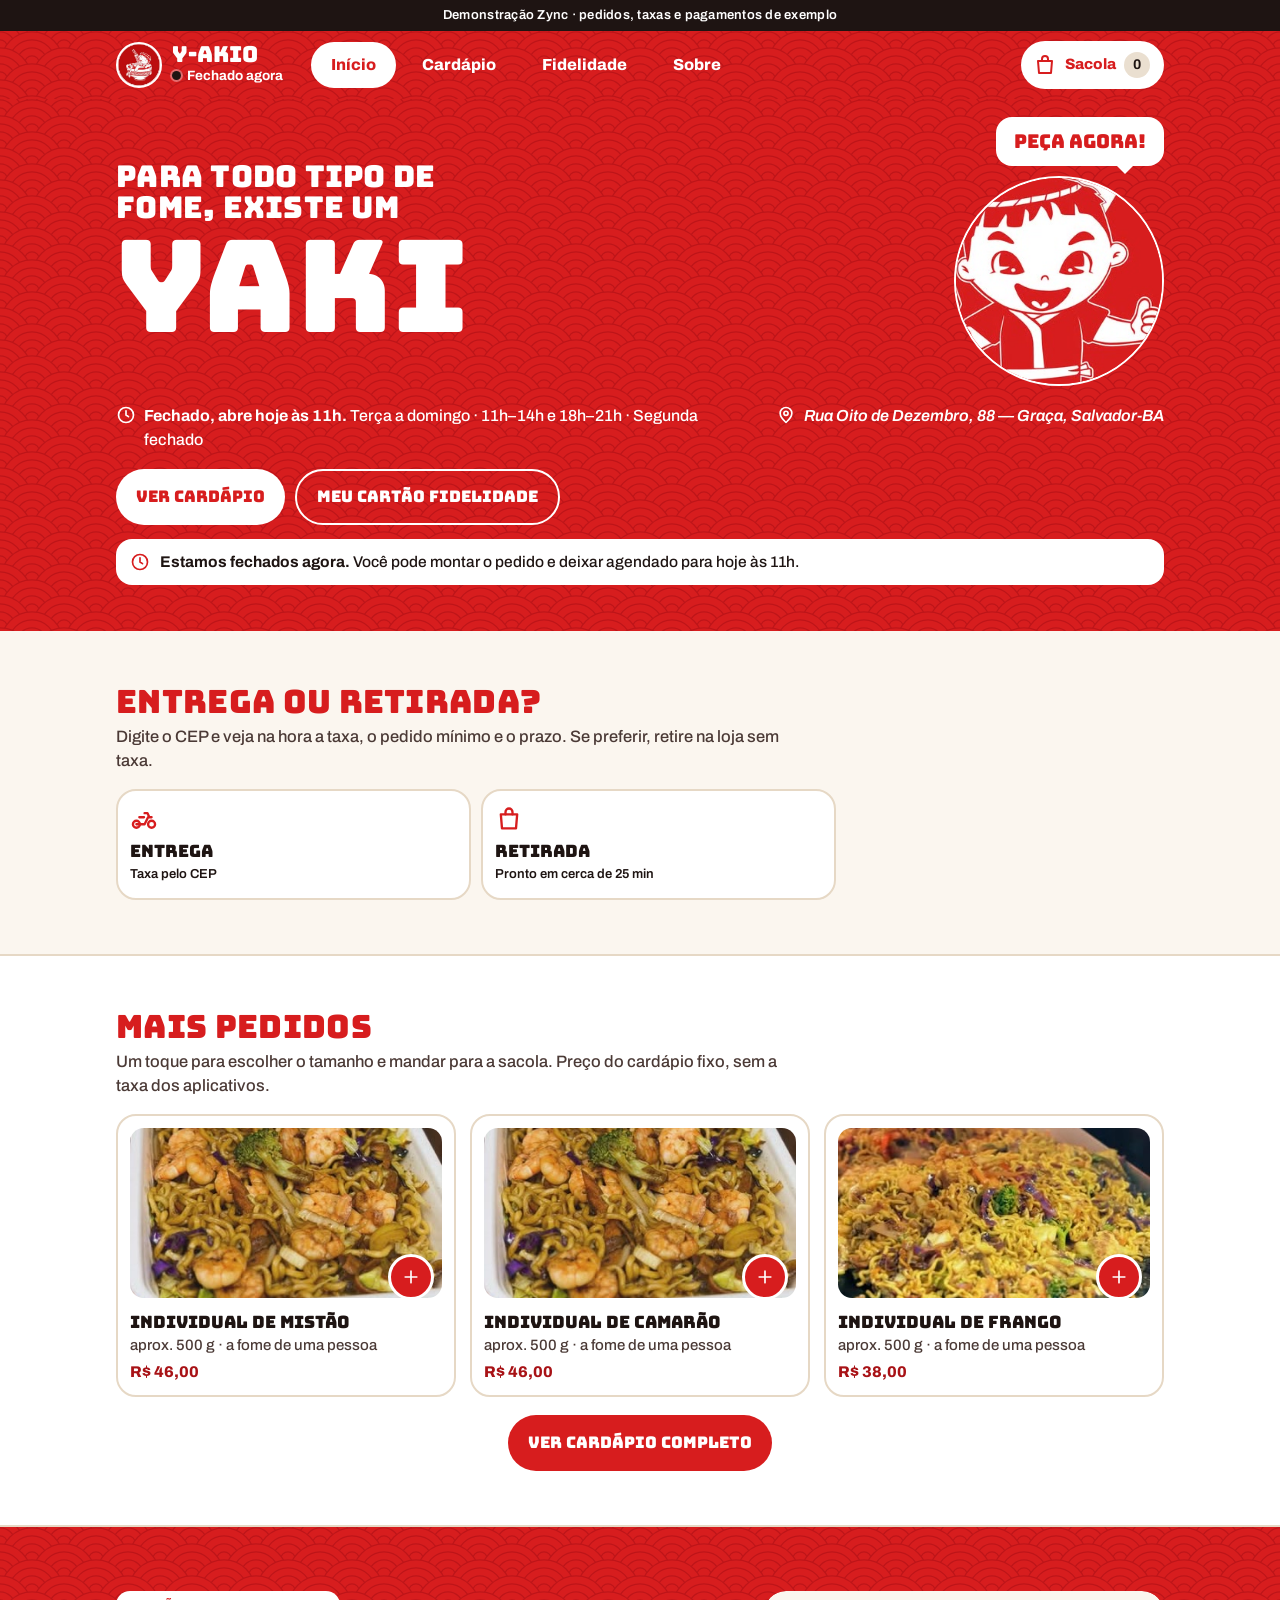
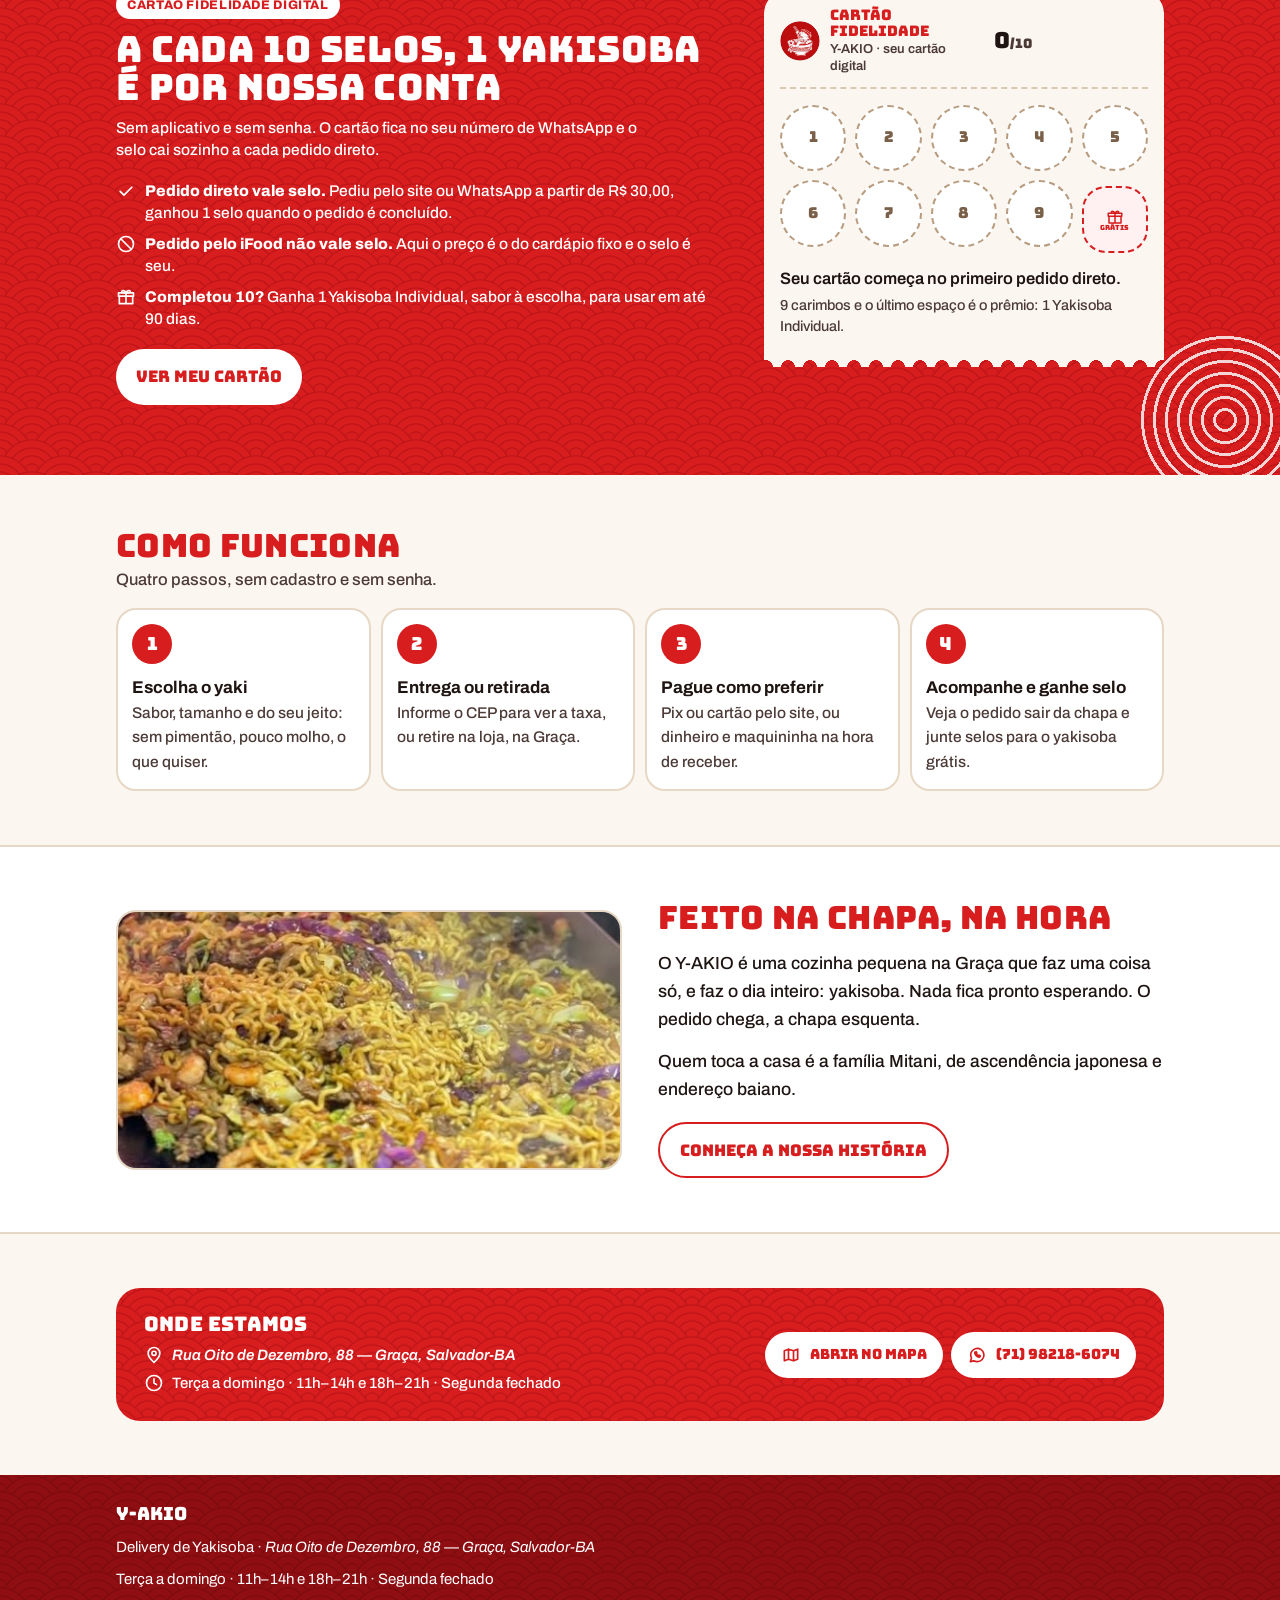
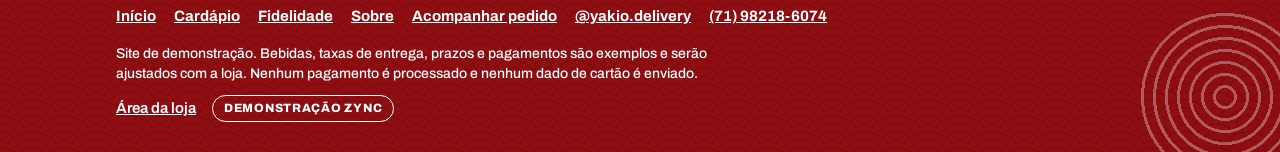
<file: site/index.html>
<!doctype html>
<html lang="pt-BR">
<head>
<meta charset="utf-8">
<meta name="robots" content="noindex">
<meta name="viewport" content="width=device-width, initial-scale=1, viewport-fit=cover">
<title>Y-AKIO · Yakisoba direto da chapa, na Graça</title>
<meta name="description" content="Y-AKIO, delivery de yakisoba na Graça, Salvador. Peça direto para entrega ou retirada, pague pelo site e junte selos no cartão fidelidade.">
<meta name="theme-color" content="#D71D1E">
<link rel="icon" href="../assets/logo.jpg">
<link rel="preconnect" href="https://fonts.googleapis.com">
<link rel="preconnect" href="https://fonts.gstatic.com" crossorigin>
<link href="https://fonts.googleapis.com/css2?family=Archivo:ital,wght@0,400;0,500;0,600;0,700;0,800;1,500;1,600&family=Bungee&display=swap" rel="stylesheet">
<link rel="stylesheet" href="site.css">
</head>
<body data-page="home">
<div id="topo"></div>
<main>
<section class="hero sei"><div class="wrap">
  <div class="hero-g">
    <h1 class="bg"><span>Para todo tipo de fome, existe um</span><b>Yaki</b></h1>
    <div class="masc" aria-hidden="true"><div class="balao">Peça agora!</div><div class="masc-c"><img src="../assets/mascote-chef.jpg" alt="" width="300" height="344"></div></div>
  </div>
  <ul class="info" id="info"></ul>
  <div class="hero-cta"><a class="btn w" href="cardapio.html">Ver cardápio</a><a class="btn o" href="fidelidade.html">Meu cartão fidelidade</a></div>
  <div id="atalhos"></div>
</div></section>

<section class="sec"><div class="wrap">
  <div class="sec-h"><h2 class="bg">Entrega ou retirada?</h2><p>Digite o CEP e veja na hora a taxa, o pedido mínimo e o prazo. Se preferir, retire na loja sem taxa.</p></div>
  <div class="rec rec-w" data-receber></div>
</div></section>

<section class="sec alt"><div class="wrap">
  <div class="sec-h"><h2 class="bg">Mais pedidos</h2><p>Um toque para escolher o tamanho e mandar para a sacola. Preço do cardápio fixo, sem a taxa dos aplicativos.</p></div>
  <div class="pops" id="pops"></div>
  <div class="more"><a class="btn" href="cardapio.html">Ver cardápio completo</a></div>
</div></section>

<section class="fid sei"><div class="wrap fid-g">
  <div class="fid-txt">
    <span class="tag">Cartão fidelidade digital</span>
    <h2 class="bg" data-fid-tit></h2>
    <p>Sem aplicativo e sem senha. O cartão fica no seu número de WhatsApp e o selo cai sozinho a cada pedido direto.</p>
    <ul class="regras" id="regras"></ul>
    <p style="margin-top:18px"><a class="btn w" href="fidelidade.html">Ver meu cartão</a></p>
  </div>
  <div id="cartaoMini"></div>
</div></section>

<section class="sec"><div class="wrap">
  <div class="sec-h"><h2 class="bg">Como funciona</h2><p>Quatro passos, sem cadastro e sem senha.</p></div>
  <ol class="como">
    <li><div><b>Escolha o yaki</b><span>Sabor, tamanho e do seu jeito: sem pimentão, pouco molho, o que quiser.</span></div></li>
    <li><div><b>Entrega ou retirada</b><span>Informe o CEP para ver a taxa, ou retire na loja, na Graça.</span></div></li>
    <li><div><b>Pague como preferir</b><span>Pix ou cartão pelo site, ou dinheiro e maquininha na hora de receber.</span></div></li>
    <li><div><b>Acompanhe e ganhe selo</b><span>Veja o pedido sair da chapa e junte selos para o yakisoba grátis.</span></div></li>
  </ol>
</div></section>

<section class="sec alt"><div class="wrap duo">
  <img src="../assets/chapa.jpg" alt="Yakisoba sendo preparado na chapa" loading="lazy" width="480" height="400">
  <div>
    <div class="sec-h"><h2 class="bg">Feito na chapa, na hora</h2></div>
    <div class="prose"><p>O Y-AKIO é uma cozinha pequena na Graça que faz uma coisa só, e faz o dia inteiro: yakisoba. Nada fica pronto esperando. O pedido chega, a chapa esquenta.</p>
    <p>Quem toca a casa é a família Mitani, de ascendência japonesa e endereço baiano.</p></div>
    <p style="margin-top:18px"><a class="btn alt" href="sobre.html">Conheça a nossa história</a></p>
  </div>
</div></section>

<section class="sec"><div class="wrap"><div class="loc" id="loc" style="margin-top:0"></div></div></section>
</main>
<div id="rodape"></div>
<script src="../shared/data.js"></script>
<script src="site.js"></script>
</body>
</html>
</file>
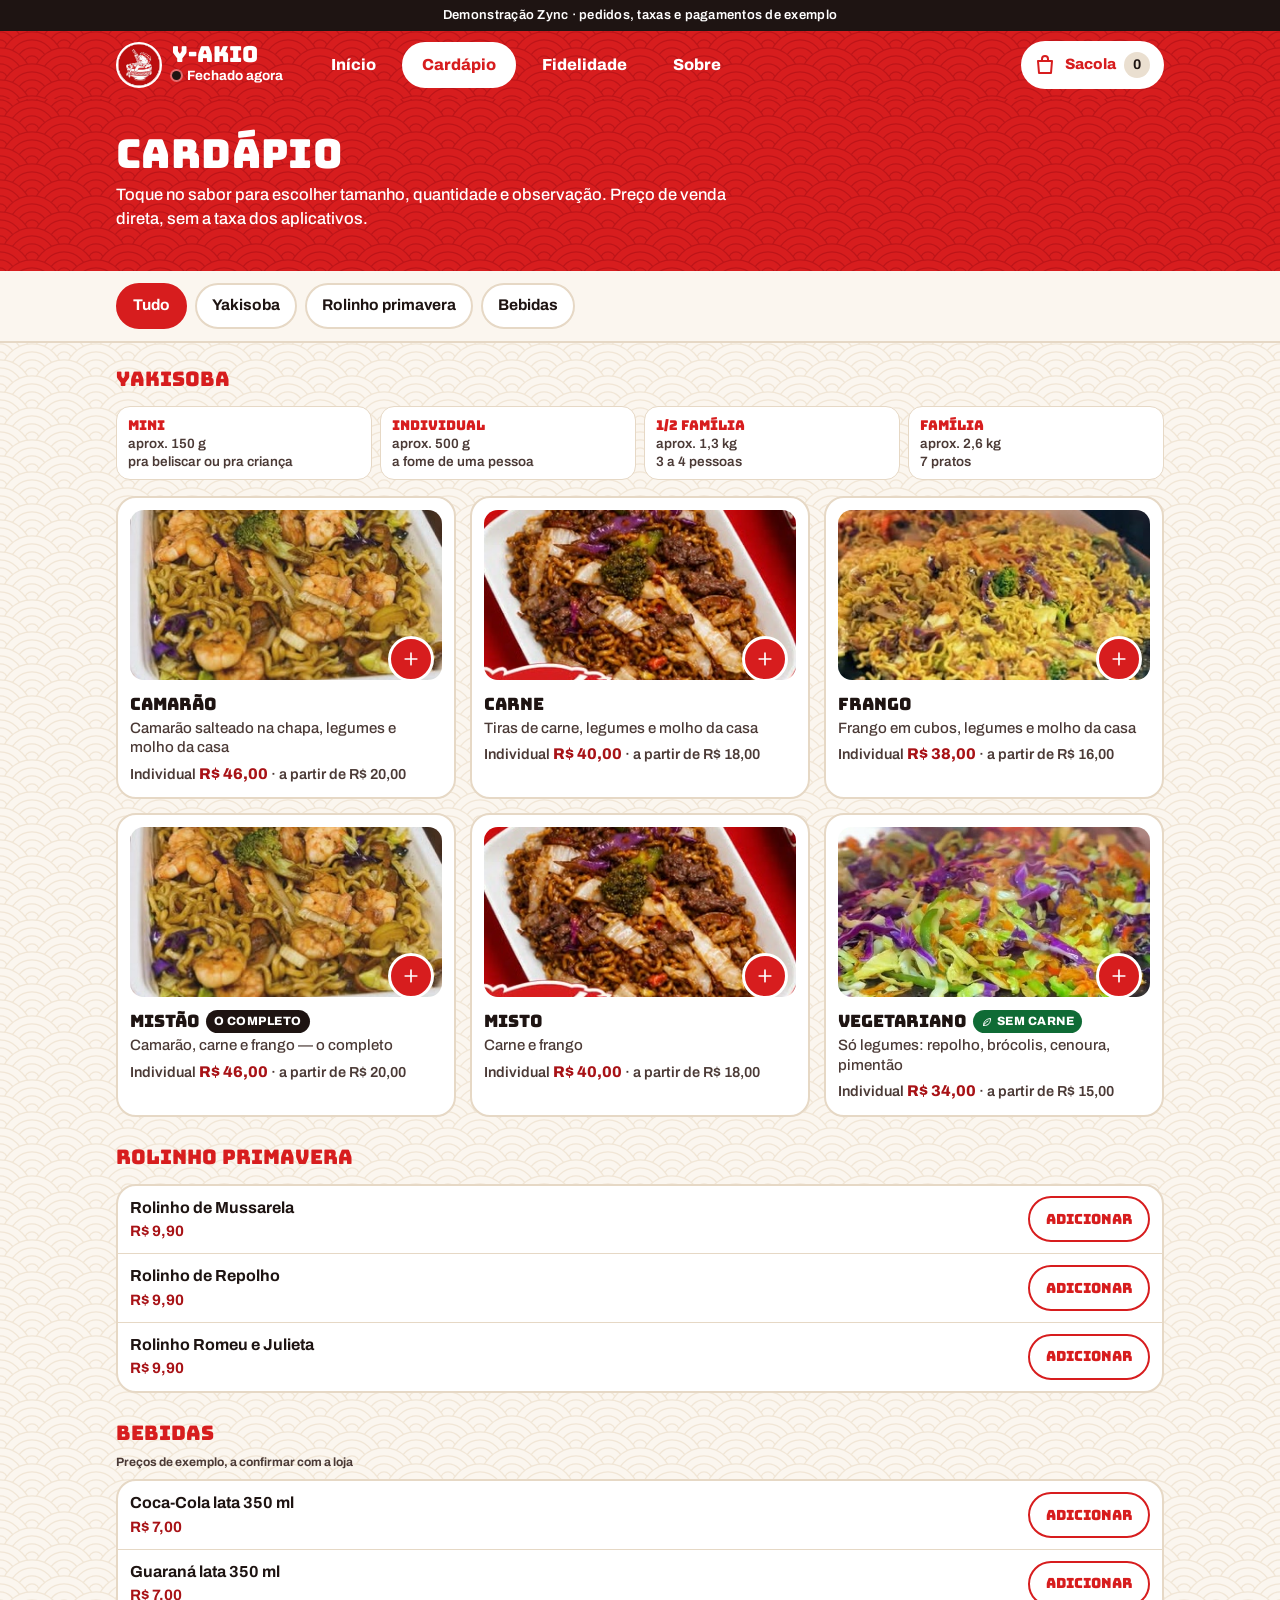
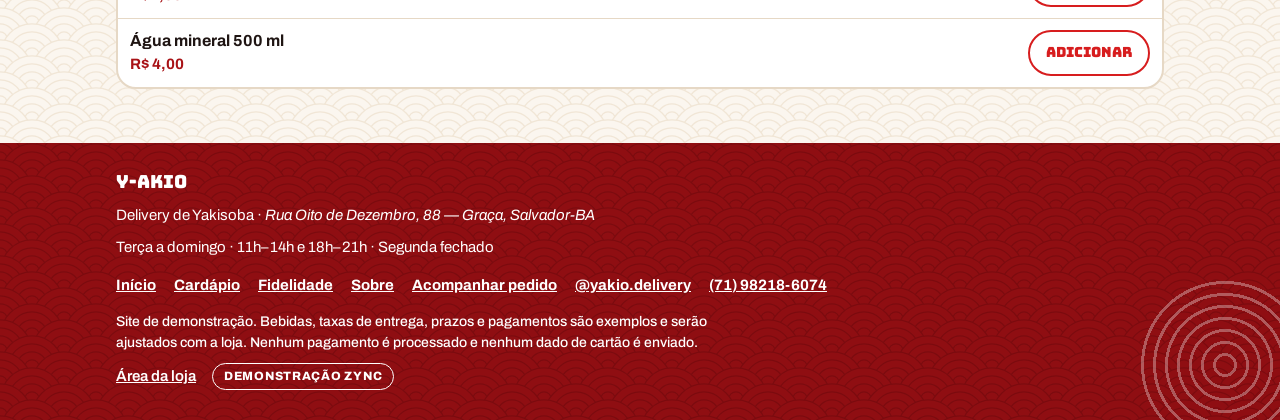
<file: site/cardapio.html>
<!doctype html>
<html lang="pt-BR">
<head>
<meta charset="utf-8">
<meta name="robots" content="noindex">
<meta name="viewport" content="width=device-width, initial-scale=1, viewport-fit=cover">
<title>Cardápio · Y-AKIO</title>
<meta name="description" content="Cardápio completo do Y-AKIO: yakisoba em seis sabores e quatro tamanhos, rolinho primavera e bebidas.">
<meta name="theme-color" content="#D71D1E">
<link rel="icon" href="../assets/logo.jpg">
<link rel="preconnect" href="https://fonts.googleapis.com">
<link rel="preconnect" href="https://fonts.gstatic.com" crossorigin>
<link href="https://fonts.googleapis.com/css2?family=Archivo:ital,wght@0,400;0,500;0,600;0,700;0,800;1,500;1,600&family=Bungee&display=swap" rel="stylesheet">
<link rel="stylesheet" href="site.css">
</head>
<body data-page="cardapio">
<div id="topo"></div>
<main>
<section class="ptit sei"><div class="wrap"><h1 class="bg">Cardápio</h1><p>Toque no sabor para escolher tamanho, quantidade e observação. Preço de venda direta, sem a taxa dos aplicativos.</p></div></section>
<div class="filtros"><div class="wrap"><div class="chips" id="filtros" role="group" aria-label="Filtrar cardápio"></div></div></div>
<section class="sec menu" style="padding-top:22px"><div class="wrap"><div id="menu"></div></div></section>
</main>
<div id="rodape"></div>
<script src="../shared/data.js"></script>
<script src="site.js"></script>
</body>
</html>
</file>
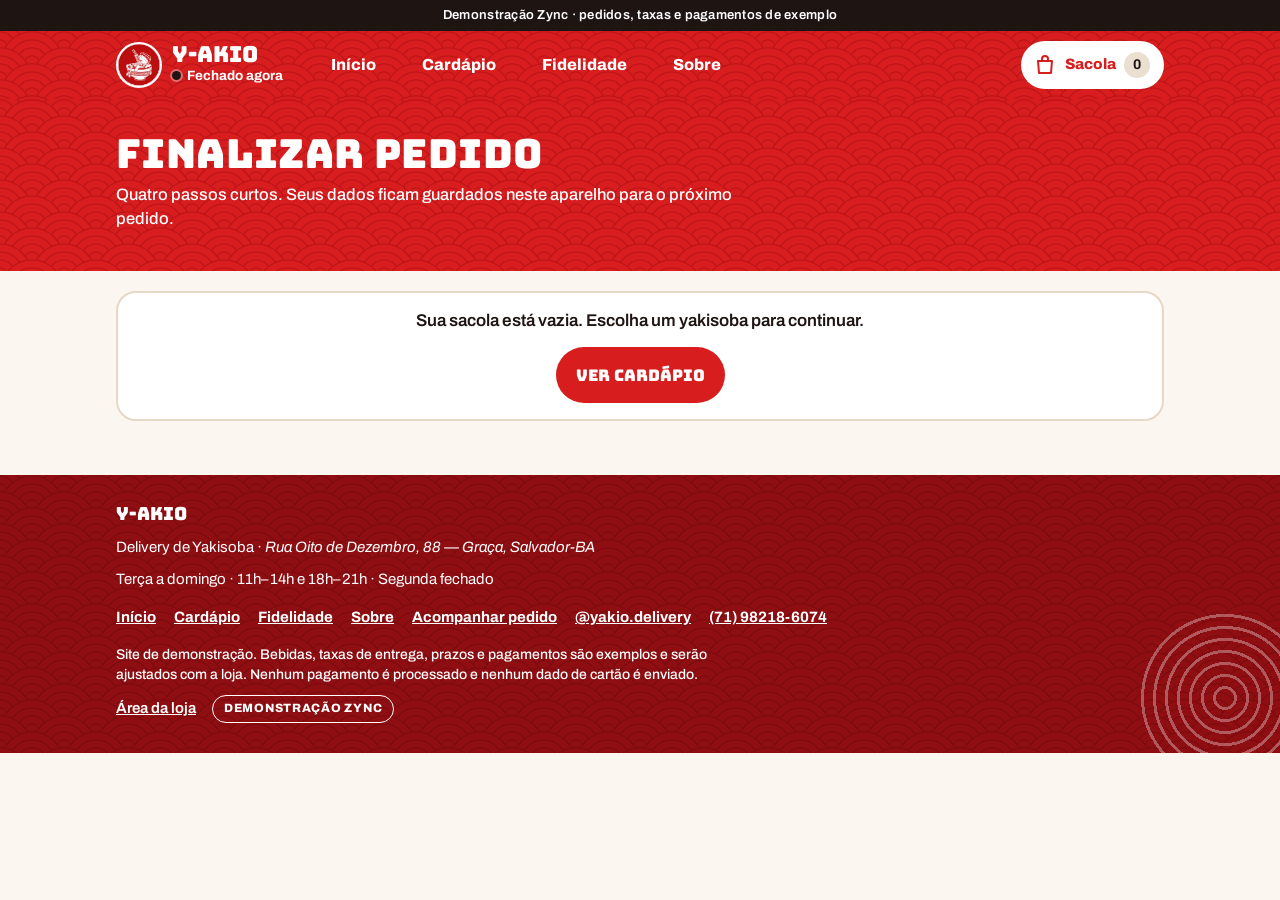
<file: site/checkout.html>
<!doctype html>
<html lang="pt-BR">
<head>
<meta charset="utf-8">
<meta name="robots" content="noindex">
<meta name="viewport" content="width=device-width, initial-scale=1, viewport-fit=cover">
<title>Finalizar pedido · Y-AKIO</title>
<meta name="description" content="Finalize seu pedido no Y-AKIO: entrega ou retirada, pagamento pelo site ou na entrega.">
<meta name="theme-color" content="#D71D1E">
<link rel="icon" href="../assets/logo.jpg">
<link rel="preconnect" href="https://fonts.googleapis.com">
<link rel="preconnect" href="https://fonts.gstatic.com" crossorigin>
<link href="https://fonts.googleapis.com/css2?family=Archivo:ital,wght@0,400;0,500;0,600;0,700;0,800;1,500;1,600&family=Bungee&display=swap" rel="stylesheet">
<link rel="stylesheet" href="site.css">
</head>
<body data-page="checkout">
<div id="topo"></div>
<main>
<section class="ptit sei"><div class="wrap"><h1 class="bg">Finalizar pedido</h1><p>Quatro passos curtos. Seus dados ficam guardados neste aparelho para o próximo pedido.</p></div></section>
<section class="sec" style="padding-top:20px"><div class="wrap" id="checkout"></div></section>
</main>
<div id="rodape"></div>
<script src="../shared/data.js"></script>
<script src="site.js"></script>
</body>
</html>
</file>
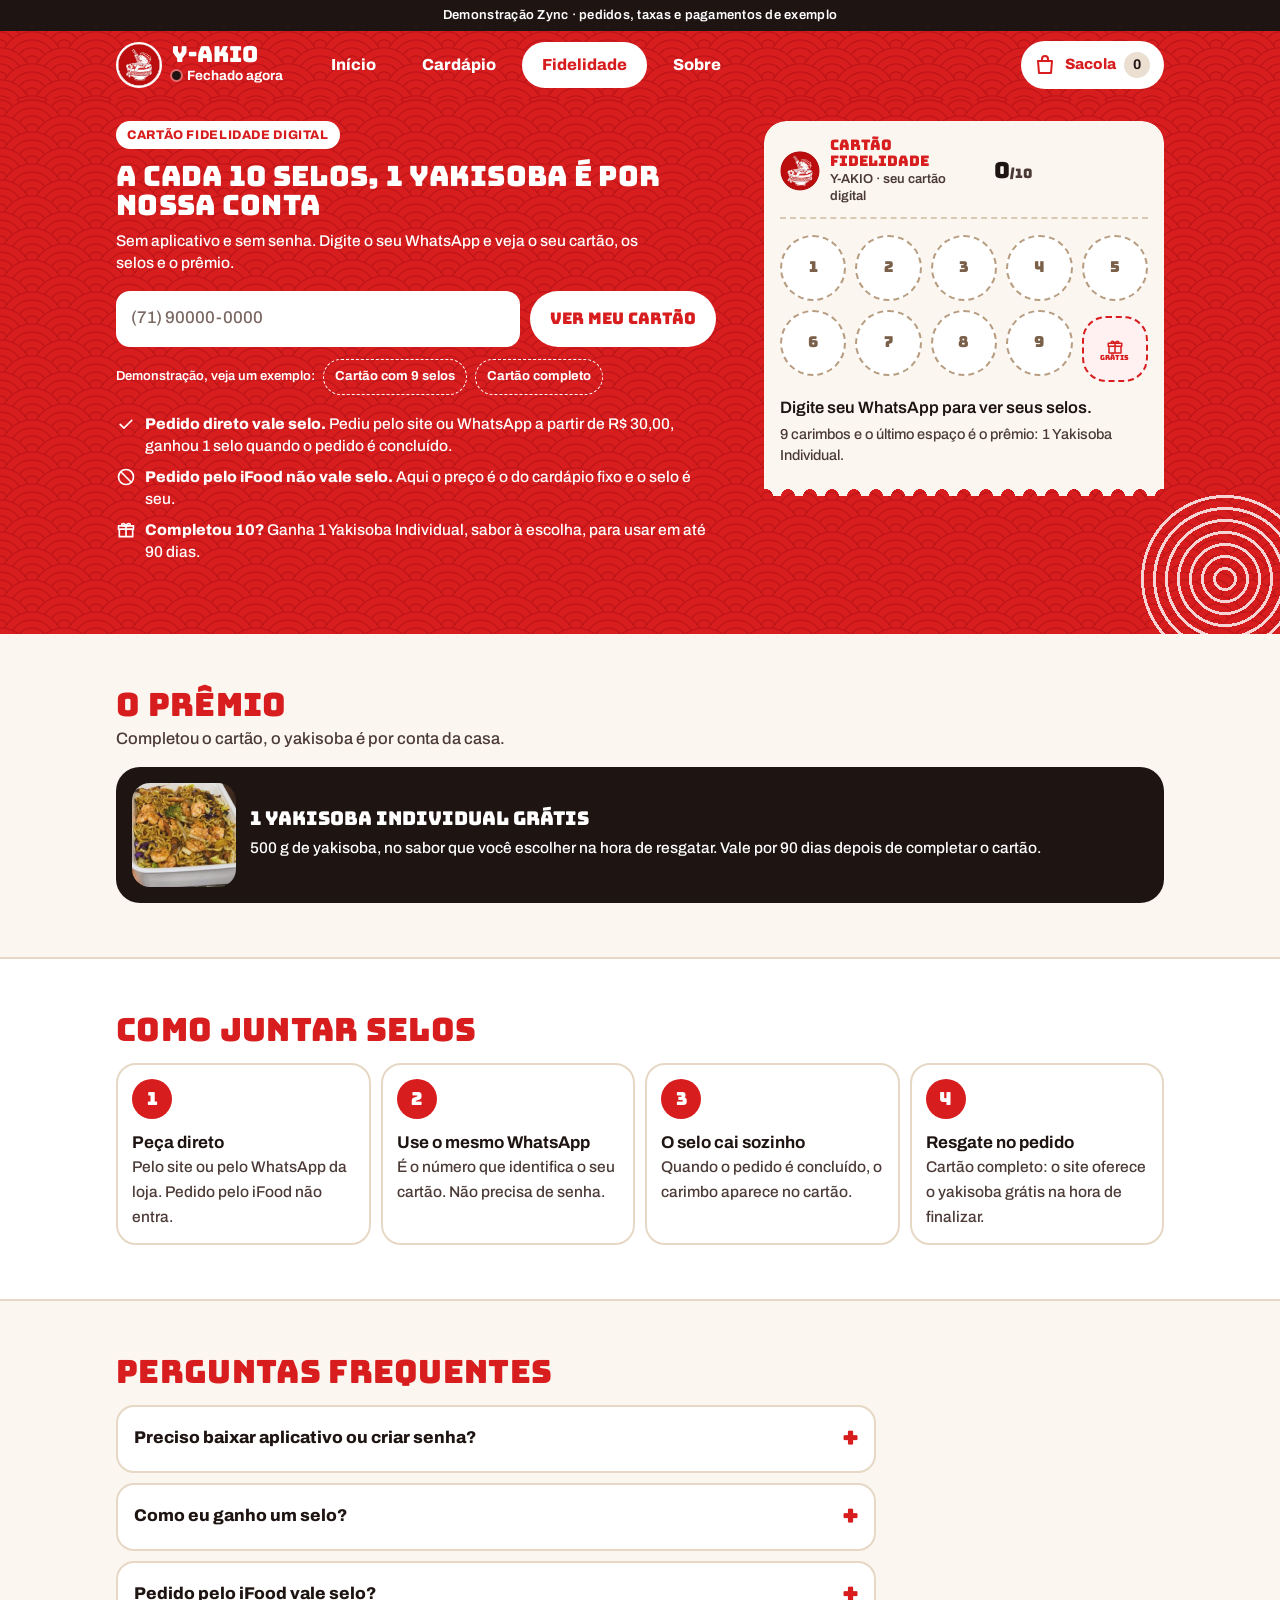
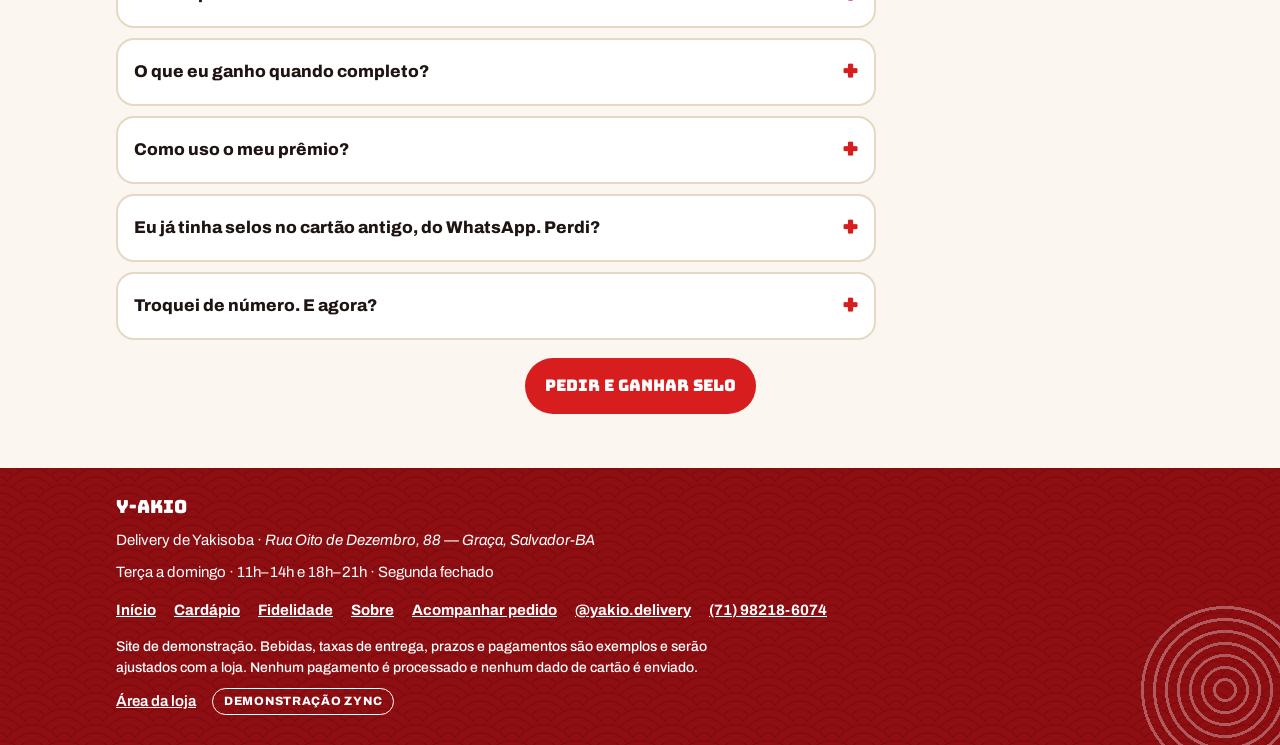
<file: site/fidelidade.html>
<!doctype html>
<html lang="pt-BR">
<head>
<meta charset="utf-8">
<meta name="robots" content="noindex">
<meta name="viewport" content="width=device-width, initial-scale=1, viewport-fit=cover">
<title>Cartão fidelidade · Y-AKIO</title>
<meta name="description" content="Cartão fidelidade digital do Y-AKIO: junte selos a cada pedido direto e ganhe um yakisoba individual. Veja seus selos pelo WhatsApp.">
<meta name="theme-color" content="#D71D1E">
<link rel="icon" href="../assets/logo.jpg">
<link rel="preconnect" href="https://fonts.googleapis.com">
<link rel="preconnect" href="https://fonts.gstatic.com" crossorigin>
<link href="https://fonts.googleapis.com/css2?family=Archivo:ital,wght@0,400;0,500;0,600;0,700;0,800;1,500;1,600&family=Bungee&display=swap" rel="stylesheet">
<link rel="stylesheet" href="site.css">
</head>
<body data-page="fidelidade">
<div id="topo"></div>
<main>
<section class="fid sei" id="fidelidade" style="padding-top:22px"><div class="wrap fid-g">
  <div class="fid-txt">
    <span class="tag">Cartão fidelidade digital</span>
    <h1 class="bg" data-fid-tit style="font-size:28px;margin:12px 0 10px"></h1>
    <p>Sem aplicativo e sem senha. Digite o seu WhatsApp e veja o seu cartão, os selos e o prêmio.</p>
    <form class="fid-form" id="fidForm" novalidate>
      <label class="vh" for="cardTel">Seu WhatsApp com DDD</label>
      <input class="inp" id="cardTel" data-f="cardTel" type="tel" inputmode="numeric" autocomplete="tel-national" placeholder="(71) 90000-0000" maxlength="16">
      <button class="btn w" type="submit">Ver meu cartão</button>
    </form>
    <div class="dchips" id="dchips"></div>
    <ul class="regras" id="regras"></ul>
  </div>
  <div id="cartao" aria-live="polite"></div>
</div></section>

<section class="sec"><div class="wrap">
  <div class="sec-h"><h2 class="bg">O prêmio</h2><p>Completou o cartão, o yakisoba é por conta da casa.</p></div>
  <div class="premio" id="premioBox"></div>
</div></section>

<section class="sec alt"><div class="wrap">
  <div class="sec-h"><h2 class="bg">Como juntar selos</h2></div>
  <ol class="como">
    <li><div><b>Peça direto</b><span>Pelo site ou pelo WhatsApp da loja. Pedido pelo iFood não entra.</span></div></li>
    <li><div><b>Use o mesmo WhatsApp</b><span>É o número que identifica o seu cartão. Não precisa de senha.</span></div></li>
    <li><div><b>O selo cai sozinho</b><span>Quando o pedido é concluído, o carimbo aparece no cartão.</span></div></li>
    <li><div><b>Resgate no pedido</b><span>Cartão completo: o site oferece o yakisoba grátis na hora de finalizar.</span></div></li>
  </ol>
</div></section>

<section class="sec"><div class="wrap">
  <div class="sec-h"><h2 class="bg">Perguntas frequentes</h2></div>
  <div class="faq" id="faq"></div>
  <div class="more"><a class="btn" href="cardapio.html">Pedir e ganhar selo</a></div>
</div></section>
</main>
<div id="rodape"></div>
<script src="../shared/data.js"></script>
<script src="site.js"></script>
</body>
</html>
</file>
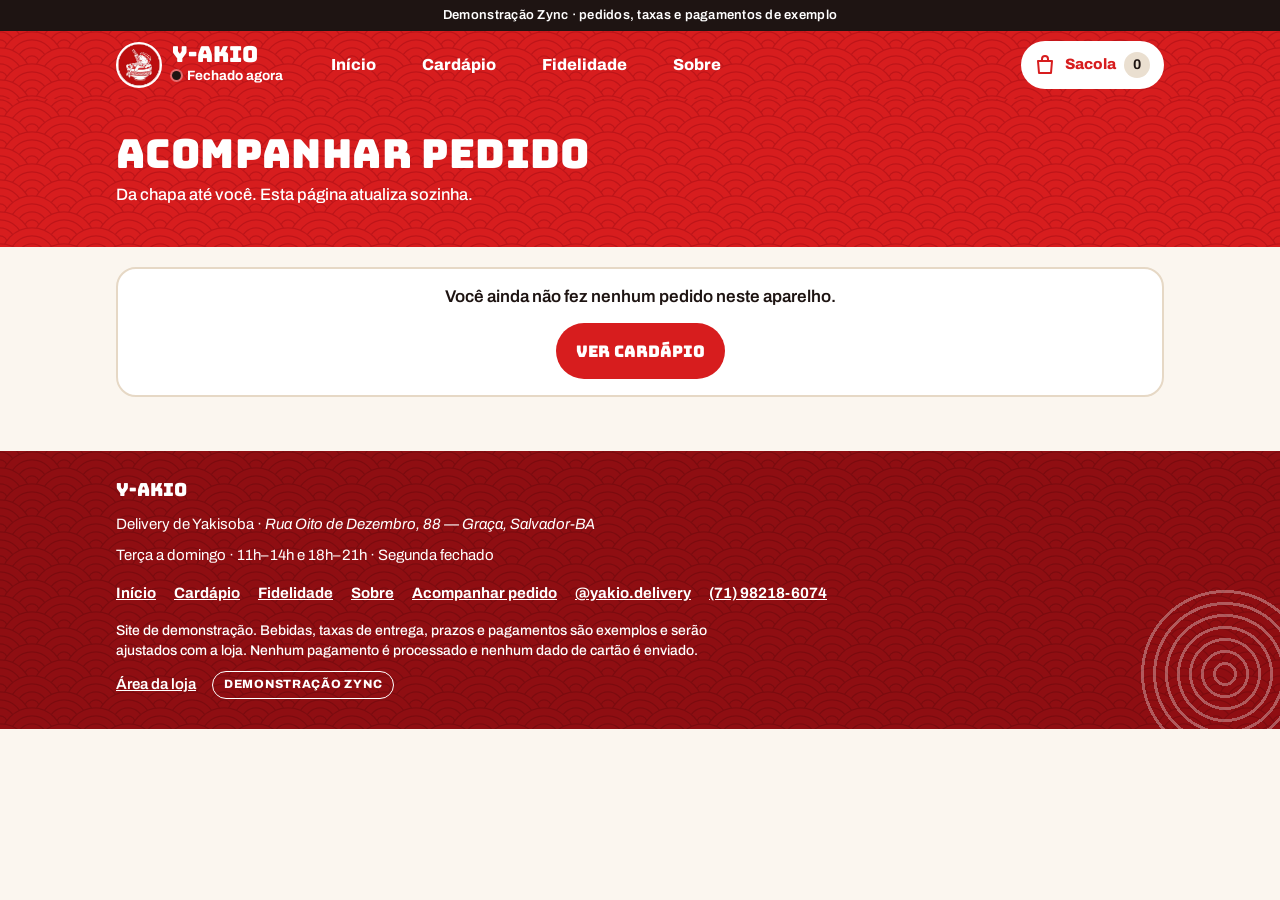
<file: site/pedido.html>
<!doctype html>
<html lang="pt-BR">
<head>
<meta charset="utf-8">
<meta name="robots" content="noindex">
<meta name="viewport" content="width=device-width, initial-scale=1, viewport-fit=cover">
<title>Acompanhar pedido · Y-AKIO</title>
<meta name="description" content="Acompanhe o seu pedido no Y-AKIO em tempo real.">
<meta name="theme-color" content="#D71D1E">
<link rel="icon" href="../assets/logo.jpg">
<link rel="preconnect" href="https://fonts.googleapis.com">
<link rel="preconnect" href="https://fonts.gstatic.com" crossorigin>
<link href="https://fonts.googleapis.com/css2?family=Archivo:ital,wght@0,400;0,500;0,600;0,700;0,800;1,500;1,600&family=Bungee&display=swap" rel="stylesheet">
<link rel="stylesheet" href="site.css">
</head>
<body data-page="pedido">
<div id="topo"></div>
<main>
<section class="ptit sei"><div class="wrap"><h1 class="bg" id="pedTit">Acompanhar pedido</h1><p>Da chapa até você. Esta página atualiza sozinha.</p></div></section>
<section class="sec" style="padding-top:20px"><div class="wrap" id="pedido"></div></section>
</main>
<div id="rodape"></div>
<script src="../shared/data.js"></script>
<script src="site.js"></script>
</body>
</html>
</file>
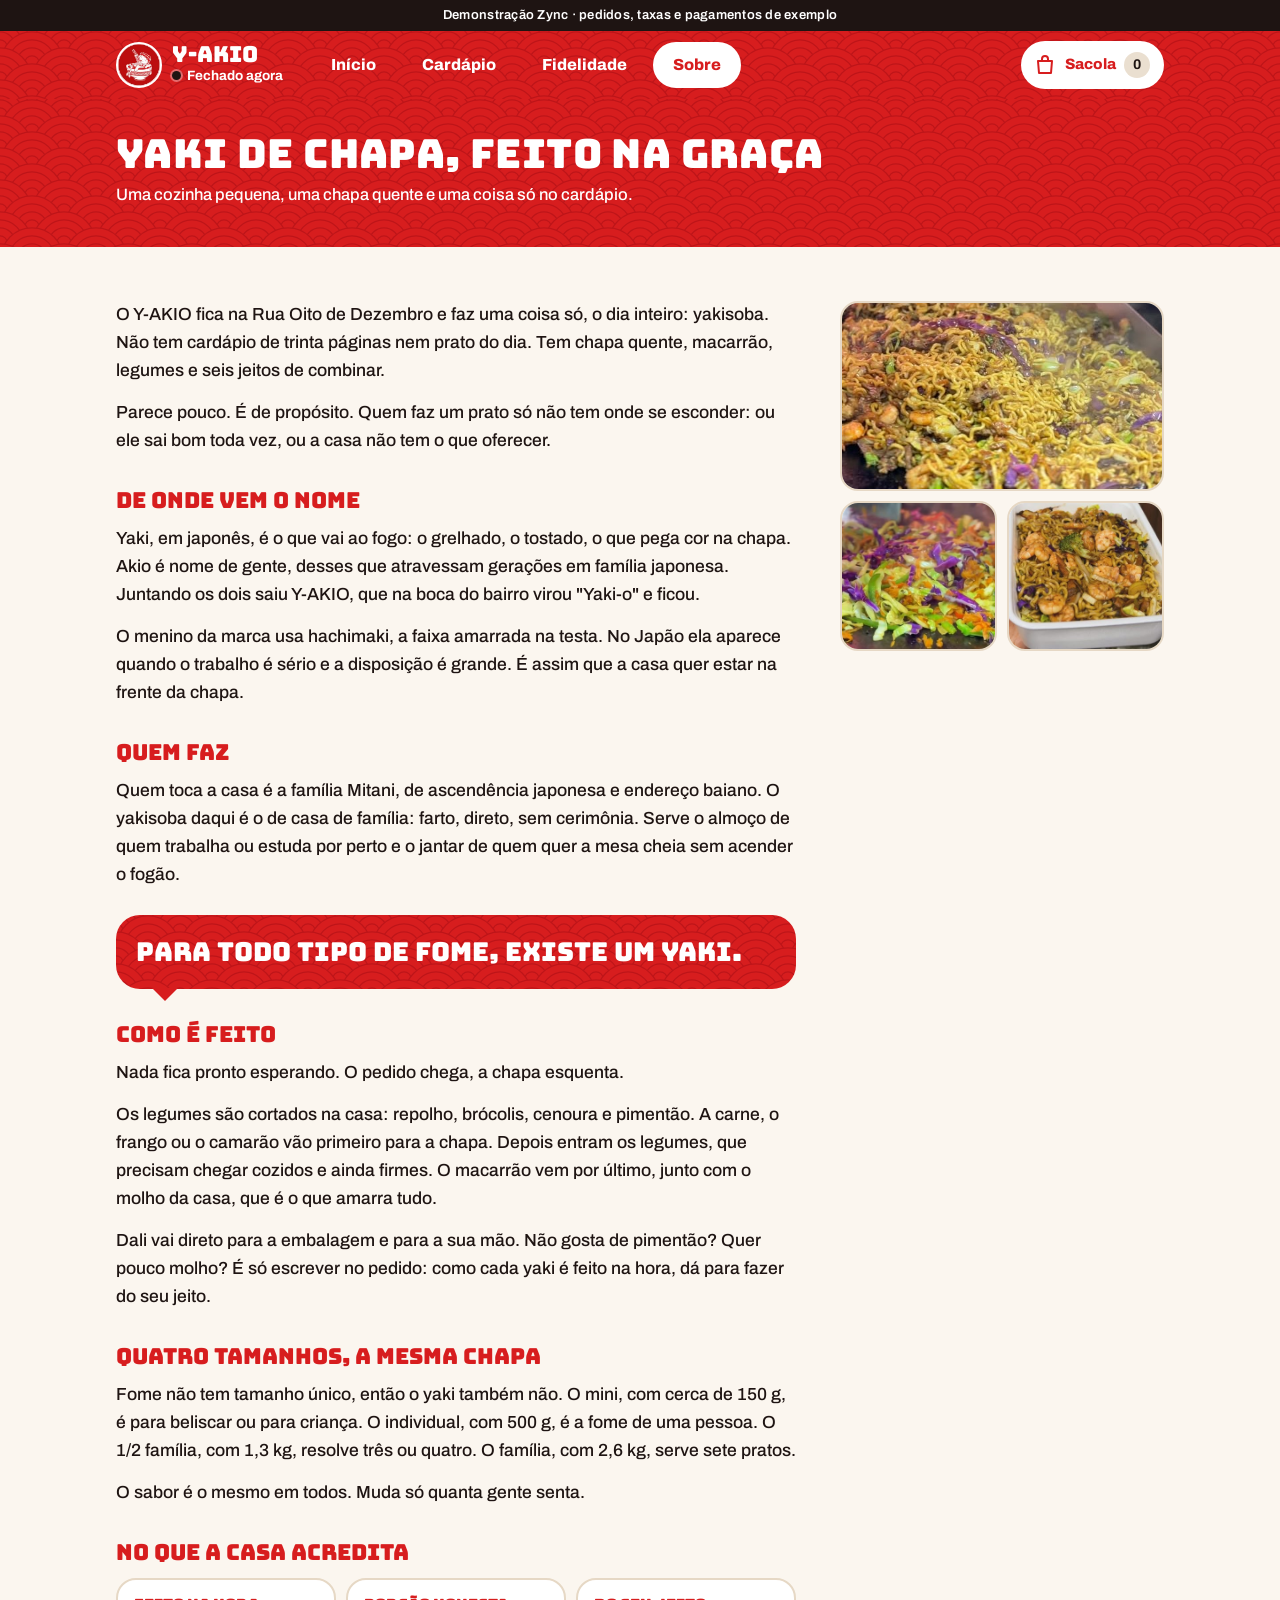
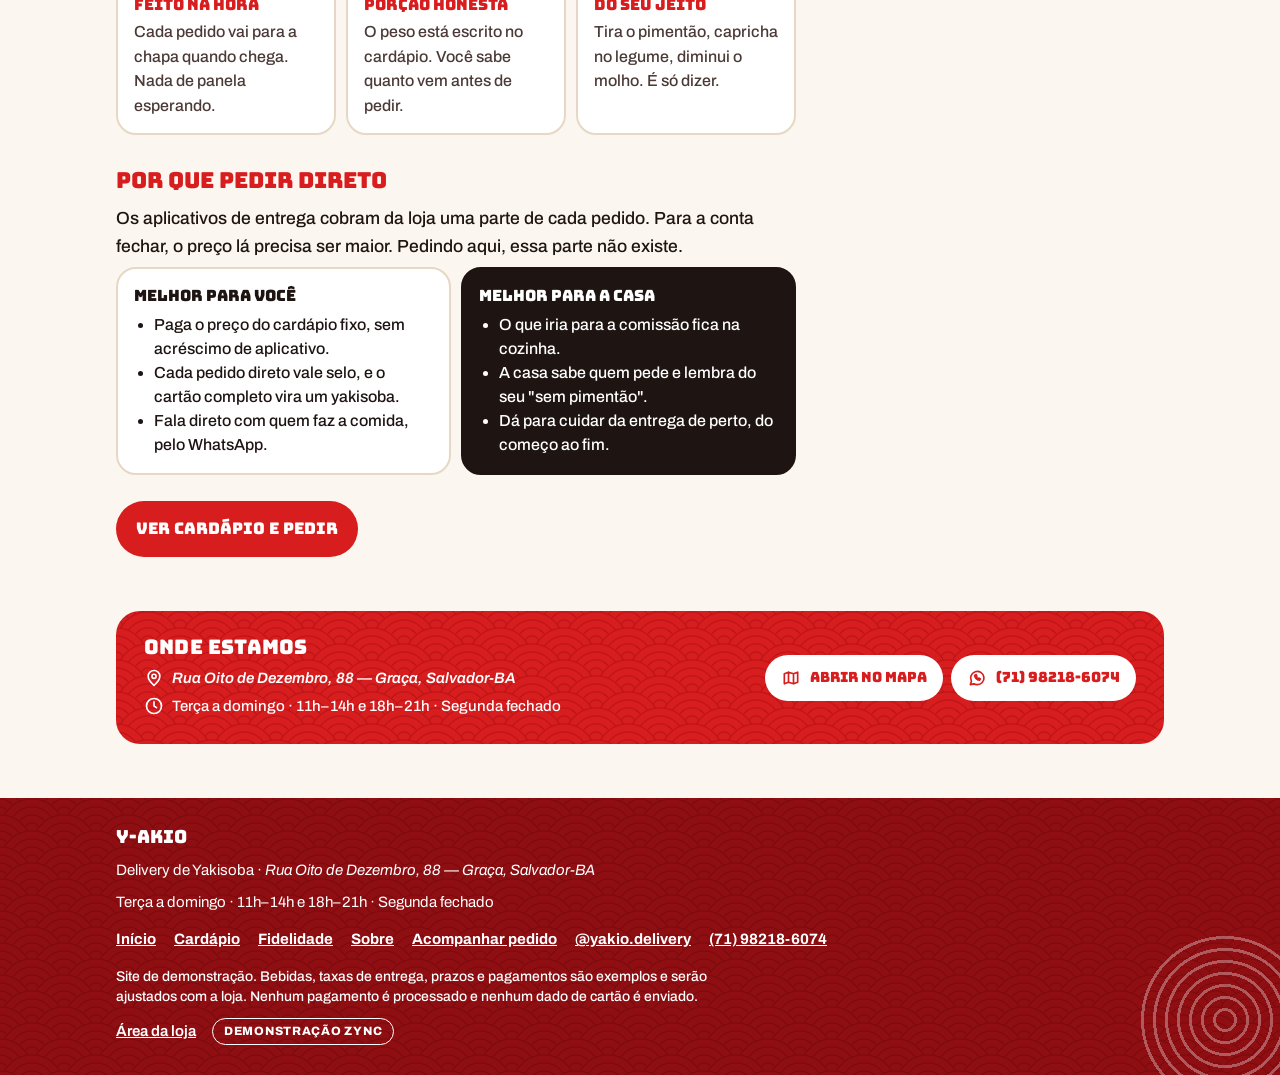
<file: site/sobre.html>
<!doctype html>
<html lang="pt-BR">
<head>
<meta charset="utf-8">
<meta name="robots" content="noindex">
<meta name="viewport" content="width=device-width, initial-scale=1, viewport-fit=cover">
<title>Sobre · Y-AKIO</title>
<meta name="description" content="A história do Y-AKIO: yakisoba feito na chapa, na hora, na Graça, pela família Mitani.">
<meta name="theme-color" content="#D71D1E">
<link rel="icon" href="../assets/logo.jpg">
<link rel="preconnect" href="https://fonts.googleapis.com">
<link rel="preconnect" href="https://fonts.gstatic.com" crossorigin>
<link href="https://fonts.googleapis.com/css2?family=Archivo:ital,wght@0,400;0,500;0,600;0,700;0,800;1,500;1,600&family=Bungee&display=swap" rel="stylesheet">
<link rel="stylesheet" href="site.css">
</head>
<body data-page="sobre">
<div id="topo"></div>
<main>
<!-- Narrativa redigida pela Zync a partir dos fatos do briefing. A confirmar com a Catarina antes de publicar. -->
<section class="ptit sei"><div class="wrap"><h1 class="bg">Yaki de chapa, feito na Graça</h1><p>Uma cozinha pequena, uma chapa quente e uma coisa só no cardápio.</p></div></section>
<section class="sec"><div class="wrap sobre-g">
  <article class="prose">
    <p>O Y-AKIO fica na Rua Oito de Dezembro e faz uma coisa só, o dia inteiro: yakisoba. Não tem cardápio de trinta páginas nem prato do dia. Tem chapa quente, macarrão, legumes e seis jeitos de combinar.</p>
    <p>Parece pouco. É de propósito. Quem faz um prato só não tem onde se esconder: ou ele sai bom toda vez, ou a casa não tem o que oferecer.</p>

    <h2>De onde vem o nome</h2>
    <p>Yaki, em japonês, é o que vai ao fogo: o grelhado, o tostado, o que pega cor na chapa. Akio é nome de gente, desses que atravessam gerações em família japonesa. Juntando os dois saiu Y-AKIO, que na boca do bairro virou "Yaki-o" e ficou.</p>
    <p>O menino da marca usa hachimaki, a faixa amarrada na testa. No Japão ela aparece quando o trabalho é sério e a disposição é grande. É assim que a casa quer estar na frente da chapa.</p>

    <h2>Quem faz</h2>
    <p>Quem toca a casa é a família Mitani, de ascendência japonesa e endereço baiano. O yakisoba daqui é o de casa de família: farto, direto, sem cerimônia. Serve o almoço de quem trabalha ou estuda por perto e o jantar de quem quer a mesa cheia sem acender o fogão.</p>

    <div class="quote"><p>Para todo tipo de fome, existe um yaki.</p></div>

    <h2>Como é feito</h2>
    <p>Nada fica pronto esperando. O pedido chega, a chapa esquenta.</p>
    <p>Os legumes são cortados na casa: repolho, brócolis, cenoura e pimentão. A carne, o frango ou o camarão vão primeiro para a chapa. Depois entram os legumes, que precisam chegar cozidos e ainda firmes. O macarrão vem por último, junto com o molho da casa, que é o que amarra tudo.</p>
    <p>Dali vai direto para a embalagem e para a sua mão. Não gosta de pimentão? Quer pouco molho? É só escrever no pedido: como cada yaki é feito na hora, dá para fazer do seu jeito.</p>

    <h2>Quatro tamanhos, a mesma chapa</h2>
    <p>Fome não tem tamanho único, então o yaki também não. O mini, com cerca de 150 g, é para beliscar ou para criança. O individual, com 500 g, é a fome de uma pessoa. O 1/2 família, com 1,3 kg, resolve três ou quatro. O família, com 2,6 kg, serve sete pratos.</p>
    <p>O sabor é o mesmo em todos. Muda só quanta gente senta.</p>

    <h2>No que a casa acredita</h2>
    <ul class="vals">
      <li><b>Feito na hora</b><span>Cada pedido vai para a chapa quando chega. Nada de panela esperando.</span></li>
      <li><b>Porção honesta</b><span>O peso está escrito no cardápio. Você sabe quanto vem antes de pedir.</span></li>
      <li><b>Do seu jeito</b><span>Tira o pimentão, capricha no legume, diminui o molho. É só dizer.</span></li>
    </ul>

    <h2>Por que pedir direto</h2>
    <p>Os aplicativos de entrega cobram da loja uma parte de cada pedido. Para a conta fechar, o preço lá precisa ser maior. Pedindo aqui, essa parte não existe.</p>
    <div class="cmp">
      <div><b>Melhor para você</b><ul><li>Paga o preço do cardápio fixo, sem acréscimo de aplicativo.</li><li>Cada pedido direto vale selo, e o cartão completo vira um yakisoba.</li><li>Fala direto com quem faz a comida, pelo WhatsApp.</li></ul></div>
      <div class="d"><b>Melhor para a casa</b><ul><li>O que iria para a comissão fica na cozinha.</li><li>A casa sabe quem pede e lembra do seu "sem pimentão".</li><li>Dá para cuidar da entrega de perto, do começo ao fim.</li></ul></div>
    </div>
    <p style="margin-top:26px"><a class="btn" href="cardapio.html">Ver cardápio e pedir</a></p>
  </article>
  <div class="sobre-fotos" aria-hidden="true">
    <img src="../assets/chapa.jpg" alt="" loading="lazy" width="480" height="400">
    <img src="../assets/legumes.jpg" alt="" loading="lazy" width="480" height="330">
    <img src="../assets/prato-camarao.jpg" alt="" loading="lazy" width="360" height="330">
  </div>
</div></section>
<section class="sec" style="padding-top:0"><div class="wrap"><div class="loc" id="loc" style="margin-top:0"></div></div></section>
</main>
<div id="rodape"></div>
<script src="../shared/data.js"></script>
<script src="site.js"></script>
</body>
</html>
</file>
<file: site/site.css>
/* Y-AKIO site - estilos compartilhados */
:root{--sei:url("data:image/svg+xml,%3Csvg%20xmlns%3D%22http%3A%2F%2Fwww.w3.org%2F2000%2Fsvg%22%20width%3D%2280%22%20height%3D%2240%22%20viewBox%3D%220%200%2080%2040%22%3E%3Cg%20fill%3D%22%23D71D1E%22%20stroke%3D%22%23BE1418%22%20stroke-width%3D%221.6%22%3E%3Ccircle%20cx%3D%220%22%20cy%3D%22-20%22%20r%3D%2239%22%2F%3E%3Ccircle%20cx%3D%220%22%20cy%3D%22-20%22%20r%3D%2229%22%2F%3E%3Ccircle%20cx%3D%220%22%20cy%3D%22-20%22%20r%3D%2219%22%2F%3E%3Ccircle%20cx%3D%220%22%20cy%3D%22-20%22%20r%3D%229%22%2F%3E%3Ccircle%20cx%3D%2280%22%20cy%3D%22-20%22%20r%3D%2239%22%2F%3E%3Ccircle%20cx%3D%2280%22%20cy%3D%22-20%22%20r%3D%2229%22%2F%3E%3Ccircle%20cx%3D%2280%22%20cy%3D%22-20%22%20r%3D%2219%22%2F%3E%3Ccircle%20cx%3D%2280%22%20cy%3D%22-20%22%20r%3D%229%22%2F%3E%3Ccircle%20cx%3D%2240%22%20cy%3D%220%22%20r%3D%2239%22%2F%3E%3Ccircle%20cx%3D%2240%22%20cy%3D%220%22%20r%3D%2229%22%2F%3E%3Ccircle%20cx%3D%2240%22%20cy%3D%220%22%20r%3D%2219%22%2F%3E%3Ccircle%20cx%3D%2240%22%20cy%3D%220%22%20r%3D%229%22%2F%3E%3Ccircle%20cx%3D%220%22%20cy%3D%2220%22%20r%3D%2239%22%2F%3E%3Ccircle%20cx%3D%220%22%20cy%3D%2220%22%20r%3D%2229%22%2F%3E%3Ccircle%20cx%3D%220%22%20cy%3D%2220%22%20r%3D%2219%22%2F%3E%3Ccircle%20cx%3D%220%22%20cy%3D%2220%22%20r%3D%229%22%2F%3E%3Ccircle%20cx%3D%2280%22%20cy%3D%2220%22%20r%3D%2239%22%2F%3E%3Ccircle%20cx%3D%2280%22%20cy%3D%2220%22%20r%3D%2229%22%2F%3E%3Ccircle%20cx%3D%2280%22%20cy%3D%2220%22%20r%3D%2219%22%2F%3E%3Ccircle%20cx%3D%2280%22%20cy%3D%2220%22%20r%3D%229%22%2F%3E%3Ccircle%20cx%3D%2240%22%20cy%3D%2240%22%20r%3D%2239%22%2F%3E%3Ccircle%20cx%3D%2240%22%20cy%3D%2240%22%20r%3D%2229%22%2F%3E%3Ccircle%20cx%3D%2240%22%20cy%3D%2240%22%20r%3D%2219%22%2F%3E%3Ccircle%20cx%3D%2240%22%20cy%3D%2240%22%20r%3D%229%22%2F%3E%3Ccircle%20cx%3D%220%22%20cy%3D%2260%22%20r%3D%2239%22%2F%3E%3Ccircle%20cx%3D%220%22%20cy%3D%2260%22%20r%3D%2229%22%2F%3E%3Ccircle%20cx%3D%220%22%20cy%3D%2260%22%20r%3D%2219%22%2F%3E%3Ccircle%20cx%3D%220%22%20cy%3D%2260%22%20r%3D%229%22%2F%3E%3Ccircle%20cx%3D%2280%22%20cy%3D%2260%22%20r%3D%2239%22%2F%3E%3Ccircle%20cx%3D%2280%22%20cy%3D%2260%22%20r%3D%2229%22%2F%3E%3Ccircle%20cx%3D%2280%22%20cy%3D%2260%22%20r%3D%2219%22%2F%3E%3Ccircle%20cx%3D%2280%22%20cy%3D%2260%22%20r%3D%229%22%2F%3E%3C%2Fg%3E%3C%2Fsvg%3E");--sei-d:url("data:image/svg+xml,%3Csvg%20xmlns%3D%22http%3A%2F%2Fwww.w3.org%2F2000%2Fsvg%22%20width%3D%2280%22%20height%3D%2240%22%20viewBox%3D%220%200%2080%2040%22%3E%3Cg%20fill%3D%22%238F0E12%22%20stroke%3D%22%237C0A0E%22%20stroke-width%3D%221.6%22%3E%3Ccircle%20cx%3D%220%22%20cy%3D%22-20%22%20r%3D%2239%22%2F%3E%3Ccircle%20cx%3D%220%22%20cy%3D%22-20%22%20r%3D%2229%22%2F%3E%3Ccircle%20cx%3D%220%22%20cy%3D%22-20%22%20r%3D%2219%22%2F%3E%3Ccircle%20cx%3D%220%22%20cy%3D%22-20%22%20r%3D%229%22%2F%3E%3Ccircle%20cx%3D%2280%22%20cy%3D%22-20%22%20r%3D%2239%22%2F%3E%3Ccircle%20cx%3D%2280%22%20cy%3D%22-20%22%20r%3D%2229%22%2F%3E%3Ccircle%20cx%3D%2280%22%20cy%3D%22-20%22%20r%3D%2219%22%2F%3E%3Ccircle%20cx%3D%2280%22%20cy%3D%22-20%22%20r%3D%229%22%2F%3E%3Ccircle%20cx%3D%2240%22%20cy%3D%220%22%20r%3D%2239%22%2F%3E%3Ccircle%20cx%3D%2240%22%20cy%3D%220%22%20r%3D%2229%22%2F%3E%3Ccircle%20cx%3D%2240%22%20cy%3D%220%22%20r%3D%2219%22%2F%3E%3Ccircle%20cx%3D%2240%22%20cy%3D%220%22%20r%3D%229%22%2F%3E%3Ccircle%20cx%3D%220%22%20cy%3D%2220%22%20r%3D%2239%22%2F%3E%3Ccircle%20cx%3D%220%22%20cy%3D%2220%22%20r%3D%2229%22%2F%3E%3Ccircle%20cx%3D%220%22%20cy%3D%2220%22%20r%3D%2219%22%2F%3E%3Ccircle%20cx%3D%220%22%20cy%3D%2220%22%20r%3D%229%22%2F%3E%3Ccircle%20cx%3D%2280%22%20cy%3D%2220%22%20r%3D%2239%22%2F%3E%3Ccircle%20cx%3D%2280%22%20cy%3D%2220%22%20r%3D%2229%22%2F%3E%3Ccircle%20cx%3D%2280%22%20cy%3D%2220%22%20r%3D%2219%22%2F%3E%3Ccircle%20cx%3D%2280%22%20cy%3D%2220%22%20r%3D%229%22%2F%3E%3Ccircle%20cx%3D%2240%22%20cy%3D%2240%22%20r%3D%2239%22%2F%3E%3Ccircle%20cx%3D%2240%22%20cy%3D%2240%22%20r%3D%2229%22%2F%3E%3Ccircle%20cx%3D%2240%22%20cy%3D%2240%22%20r%3D%2219%22%2F%3E%3Ccircle%20cx%3D%2240%22%20cy%3D%2240%22%20r%3D%229%22%2F%3E%3Ccircle%20cx%3D%220%22%20cy%3D%2260%22%20r%3D%2239%22%2F%3E%3Ccircle%20cx%3D%220%22%20cy%3D%2260%22%20r%3D%2229%22%2F%3E%3Ccircle%20cx%3D%220%22%20cy%3D%2260%22%20r%3D%2219%22%2F%3E%3Ccircle%20cx%3D%220%22%20cy%3D%2260%22%20r%3D%229%22%2F%3E%3Ccircle%20cx%3D%2280%22%20cy%3D%2260%22%20r%3D%2239%22%2F%3E%3Ccircle%20cx%3D%2280%22%20cy%3D%2260%22%20r%3D%2229%22%2F%3E%3Ccircle%20cx%3D%2280%22%20cy%3D%2260%22%20r%3D%2219%22%2F%3E%3Ccircle%20cx%3D%2280%22%20cy%3D%2260%22%20r%3D%229%22%2F%3E%3C%2Fg%3E%3C%2Fsvg%3E");--sei-c:url("data:image/svg+xml,%3Csvg%20xmlns%3D%22http%3A%2F%2Fwww.w3.org%2F2000%2Fsvg%22%20width%3D%2280%22%20height%3D%2240%22%20viewBox%3D%220%200%2080%2040%22%3E%3Cg%20fill%3D%22%23FBF6EF%22%20stroke%3D%22%23F1E6D6%22%20stroke-width%3D%221.6%22%3E%3Ccircle%20cx%3D%220%22%20cy%3D%22-20%22%20r%3D%2239%22%2F%3E%3Ccircle%20cx%3D%220%22%20cy%3D%22-20%22%20r%3D%2229%22%2F%3E%3Ccircle%20cx%3D%220%22%20cy%3D%22-20%22%20r%3D%2219%22%2F%3E%3Ccircle%20cx%3D%220%22%20cy%3D%22-20%22%20r%3D%229%22%2F%3E%3Ccircle%20cx%3D%2280%22%20cy%3D%22-20%22%20r%3D%2239%22%2F%3E%3Ccircle%20cx%3D%2280%22%20cy%3D%22-20%22%20r%3D%2229%22%2F%3E%3Ccircle%20cx%3D%2280%22%20cy%3D%22-20%22%20r%3D%2219%22%2F%3E%3Ccircle%20cx%3D%2280%22%20cy%3D%22-20%22%20r%3D%229%22%2F%3E%3Ccircle%20cx%3D%2240%22%20cy%3D%220%22%20r%3D%2239%22%2F%3E%3Ccircle%20cx%3D%2240%22%20cy%3D%220%22%20r%3D%2229%22%2F%3E%3Ccircle%20cx%3D%2240%22%20cy%3D%220%22%20r%3D%2219%22%2F%3E%3Ccircle%20cx%3D%2240%22%20cy%3D%220%22%20r%3D%229%22%2F%3E%3Ccircle%20cx%3D%220%22%20cy%3D%2220%22%20r%3D%2239%22%2F%3E%3Ccircle%20cx%3D%220%22%20cy%3D%2220%22%20r%3D%2229%22%2F%3E%3Ccircle%20cx%3D%220%22%20cy%3D%2220%22%20r%3D%2219%22%2F%3E%3Ccircle%20cx%3D%220%22%20cy%3D%2220%22%20r%3D%229%22%2F%3E%3Ccircle%20cx%3D%2280%22%20cy%3D%2220%22%20r%3D%2239%22%2F%3E%3Ccircle%20cx%3D%2280%22%20cy%3D%2220%22%20r%3D%2229%22%2F%3E%3Ccircle%20cx%3D%2280%22%20cy%3D%2220%22%20r%3D%2219%22%2F%3E%3Ccircle%20cx%3D%2280%22%20cy%3D%2220%22%20r%3D%229%22%2F%3E%3Ccircle%20cx%3D%2240%22%20cy%3D%2240%22%20r%3D%2239%22%2F%3E%3Ccircle%20cx%3D%2240%22%20cy%3D%2240%22%20r%3D%2229%22%2F%3E%3Ccircle%20cx%3D%2240%22%20cy%3D%2240%22%20r%3D%2219%22%2F%3E%3Ccircle%20cx%3D%2240%22%20cy%3D%2240%22%20r%3D%229%22%2F%3E%3Ccircle%20cx%3D%220%22%20cy%3D%2260%22%20r%3D%2239%22%2F%3E%3Ccircle%20cx%3D%220%22%20cy%3D%2260%22%20r%3D%2229%22%2F%3E%3Ccircle%20cx%3D%220%22%20cy%3D%2260%22%20r%3D%2219%22%2F%3E%3Ccircle%20cx%3D%220%22%20cy%3D%2260%22%20r%3D%229%22%2F%3E%3Ccircle%20cx%3D%2280%22%20cy%3D%2260%22%20r%3D%2239%22%2F%3E%3Ccircle%20cx%3D%2280%22%20cy%3D%2260%22%20r%3D%2229%22%2F%3E%3Ccircle%20cx%3D%2280%22%20cy%3D%2260%22%20r%3D%2219%22%2F%3E%3Ccircle%20cx%3D%2280%22%20cy%3D%2260%22%20r%3D%229%22%2F%3E%3C%2Fg%3E%3C%2Fsvg%3E")}
:root{--r:#D71D1E;--rd:#A81216;--rdd:#8F0E12;--cream:#FBF6EF;--paper:#fff;--ink:#1E1412;--ink2:#4B3A36;--line:#E6D8C5;--ok:#0F6B35;--okbg:#E3F4E8;--warn:#7A4A00;--warnbg:#FFF1D2;--rad:20px;--sh:0 6px 20px rgba(60,10,10,.12)}
*{box-sizing:border-box}
html{-webkit-text-size-adjust:100%;scroll-behavior:smooth}
body{margin:0;font-family:Archivo,system-ui,-apple-system,"Segoe UI",Roboto,sans-serif;font-size:16px;line-height:1.45;color:var(--ink);background:var(--cream);overflow-x:clip}
body.lock{overflow:hidden}
body.hasbar{padding-bottom:84px}
img{max-width:100%;display:block}
button,input,select,textarea{font:inherit;color:inherit}
button{cursor:pointer;border:0;background:none;padding:0;text-align:inherit}
button:disabled{cursor:not-allowed}
a{color:inherit}
h1,h2,h3,p{margin:0}
.bg{font-family:Bungee,"Archivo Black",Impact,sans-serif;font-weight:400;text-transform:uppercase;letter-spacing:.01em;line-height:1.05}
.wrap{max-width:1080px;margin:0 auto;padding:0 16px}
.sei{background-color:var(--r);background-image:var(--sei);background-size:64px 32px}
.ic{width:20px;height:20px;flex:none;fill:none;stroke:currentColor;stroke-width:2;stroke-linecap:round;stroke-linejoin:round}
:focus-visible{outline:3px solid #1E1412;outline-offset:2px;border-radius:8px}
.sei :focus-visible,.foot :focus-visible{outline-color:#fff}
.vh{position:absolute;width:1px;height:1px;overflow:hidden;clip:rect(0 0 0 0);white-space:nowrap}

/* faixa demo */
.demo{background:var(--ink);color:#fff;font-size:12.5px;font-weight:600;text-align:center;padding:6px 12px;letter-spacing:.02em}

/* topo */
.hero{color:#fff;padding:14px 0 26px;position:relative}
.brand{display:flex;align-items:center;gap:10px}
.brand img{width:46px;height:46px;border-radius:50%;border:2px solid #fff;flex:none}
.brand-n{display:flex;flex-direction:column;min-width:0;margin-right:auto}
.brand-n strong{font-family:Bungee,sans-serif;font-weight:400;font-size:22px;line-height:1}
.brand-n span{font-size:12.5px;font-weight:600;opacity:.95}
.pill{display:inline-flex;align-items:center;gap:7px;background:#fff;color:var(--ink);border-radius:999px;padding:7px 12px;font-size:13px;font-weight:700;line-height:1.15;max-width:190px}
.pill i{width:10px;height:10px;border-radius:50%;background:var(--ok);flex:none;box-shadow:0 0 0 3px rgba(15,107,53,.2)}
.pill.off i{background:var(--rd);box-shadow:0 0 0 3px rgba(168,18,22,.2)}
.pill small{display:block;font-size:11.5px;font-weight:600;color:var(--ink2)}
.hero-g{display:grid;grid-template-columns:1fr auto;gap:8px;align-items:end;margin-top:20px}
.hero h1 span{display:block;font-size:19px;max-width:13em}
.hero h1 b{display:block;font-weight:400;font-size:74px;line-height:.9;margin-top:4px}
.masc{display:flex;flex-direction:column;align-items:flex-end;gap:10px}
.balao{background:#fff;color:var(--r);font-family:Bungee,sans-serif;font-size:14px;padding:8px 13px;border-radius:16px;position:relative;white-space:nowrap}
.balao:after{content:"";position:absolute;right:30px;bottom:-8px;border:9px solid transparent;border-top-color:#fff;border-bottom:0}
.masc-c{width:118px;height:118px;border-radius:50%;border:2px solid #fff;overflow:hidden;background:var(--r)}
.masc-c img{width:100%;height:100%;object-fit:cover;object-position:28% 8%;transform:scale(1.12)}
.info{list-style:none;margin:18px 0 0;padding:0;display:grid;gap:6px;font-size:14.5px;font-weight:500}
.info li{display:flex;gap:8px;align-items:flex-start}
.info .ic{margin-top:1px}
.info em{font-style:italic;font-weight:600}
.aviso{margin-top:14px;background:#fff;color:var(--ink);border-radius:16px;padding:12px 14px;display:flex;gap:10px;align-items:flex-start;font-size:14.5px;font-weight:500}
.aviso .ic{color:var(--r);margin-top:1px}
.atalhos{display:grid;gap:10px;margin-top:14px}
.atl{display:flex;align-items:center;gap:12px;width:100%;background:var(--cream);color:var(--ink);border-radius:18px;padding:12px 14px;border:2px solid #fff}
.atl .ic{color:var(--r);width:24px;height:24px}
.atl-t{flex:1;min-width:0}
.atl-t b{display:block;font-size:15.5px}
.atl-t small{display:block;font-size:13.5px;color:var(--ink2);font-weight:500}
.atl .go{font-family:Bungee,sans-serif;font-size:12.5px;background:var(--r);color:#fff;padding:9px 12px;border-radius:999px;white-space:nowrap}

/* modo */
.modo{margin-top:22px}
.h2w{font-size:19px;color:#fff;margin-bottom:12px}
.seg2{display:grid;grid-template-columns:1fr 1fr;gap:10px}
.mcard{border:2px solid #fff;border-radius:var(--rad);padding:14px 12px;color:#fff;display:flex;flex-direction:column;gap:2px;align-items:flex-start;transition:background .15s,color .15s,transform .15s;background:rgba(168,18,22,.35)}
.mcard .ic{width:28px;height:28px;margin-bottom:4px}
.mcard b{font-family:Bungee,sans-serif;font-weight:400;font-size:17px}
.mcard small{font-size:13px;font-weight:600}
.mcard.on{background:#fff;color:var(--r)}
.mcard.on small{color:var(--ink)}
.mcard:active{transform:scale(.98)}
.mdet{margin-top:10px;background:var(--cream);color:var(--ink);border-radius:var(--rad);padding:14px;border:2px solid #fff}
.mdet p,.ckm p{display:flex;gap:8px;align-items:flex-start;font-size:14.5px;font-weight:500}
.mdet p+p,.ckm p+p{margin-top:6px}
.mdet .ic,.ckm .ic{color:var(--r);margin-top:1px}
.ckm.box{background:#fff;border:1.5px solid var(--line);border-radius:14px;padding:11px 12px;margin-top:12px}
.mdet a{font-weight:700;color:var(--rd)}
.chips{display:flex;flex-wrap:wrap;gap:8px}
.kv{display:flex;flex-wrap:wrap;gap:8px;margin-top:10px}
.kv span{background:#fff;border:1.5px solid var(--line);border-radius:999px;padding:5px 11px;font-size:13.5px;font-weight:600}
.kv b{color:var(--rd)}

/* campos */
.fld{display:block}
.fld>span{display:block;font-size:13.5px;font-weight:700;margin-bottom:5px}
.inp{width:100%;min-height:48px;border:2px solid var(--line);border-radius:14px;background:#fff;padding:10px 13px;font-size:16px;font-weight:500;color:var(--ink)}
.inp:focus{outline:0;border-color:var(--r);box-shadow:0 0 0 3px rgba(215,29,30,.18)}
.inp::placeholder{color:#7A6862}
select.inp{appearance:none;-webkit-appearance:none;background-image:url("data:image/svg+xml,%3Csvg xmlns='http://www.w3.org/2000/svg' width='20' height='20' viewBox='0 0 24 24' fill='none' stroke='%231E1412' stroke-width='2.4' stroke-linecap='round' stroke-linejoin='round'%3E%3Cpath d='M6 9l6 6 6-6'/%3E%3C/svg%3E");background-repeat:no-repeat;background-position:right 12px center;padding-right:40px}
.row2{display:grid;grid-template-columns:1fr 104px;gap:10px}
.stack{display:grid;gap:12px}

/* botões */
.btn{display:inline-flex;align-items:center;justify-content:center;gap:9px;min-height:52px;padding:12px 20px;border-radius:999px;background:var(--r);color:#fff;font-family:Bungee,sans-serif;font-size:15px;text-transform:uppercase;text-decoration:none;text-align:center;line-height:1.1;transition:transform .12s,background .15s}
.btn:hover{background:var(--rd)}
.btn:active{transform:scale(.98)}
.btn.full{width:100%}
.btn.alt{background:#fff;color:var(--r);border:2px solid var(--r)}
.btn.alt:hover{background:#FFF1F1}
.btn.wa{background:#0E6B3A}
.btn.wa:hover{background:#0A5530}
.btn.w{background:#fff;color:var(--r)}
.btn.w:hover{background:var(--cream)}
.btn:disabled{background:#8A7A75;color:#fff}
.btn.sm{min-height:42px;font-size:13px;padding:8px 16px}
.lnk{font-weight:700;color:var(--rd);text-decoration:underline;text-underline-offset:3px;font-size:14.5px;padding:8px 4px}
.chip{border:2px solid var(--line);background:#fff;border-radius:999px;padding:8px 13px;font-size:14px;font-weight:700;color:var(--ink);min-height:40px;transition:background .12s,border-color .12s}
.chip.on{background:var(--r);border-color:var(--r);color:#fff}
.chip:disabled{color:#6B5A55;background:#F1E9DE;text-decoration:line-through}
.step{display:inline-flex;align-items:center;border:2px solid var(--ink);border-radius:999px;background:#fff;flex:none}
.step button{width:38px;height:38px;display:grid;place-items:center;border-radius:50%;color:var(--ink)}
.step button:active{background:#F1E9DE}
.step output{min-width:22px;text-align:center;font-weight:800;font-size:16px}

/* seções claras */
.sec{padding:34px 0}
.sec-h{margin-bottom:16px}
.sec-h h2{font-size:25px;color:var(--r)}
.sec-h p{font-size:15px;color:var(--ink2);font-weight:500;margin-top:6px;max-width:42em}
.menu{background-image:var(--sei-c);background-size:64px 32px}
.guia{display:grid;grid-template-columns:1fr 1fr;gap:8px;margin-bottom:16px}
.guia div{background:#fff;border:1.5px solid var(--line);border-radius:14px;padding:9px 11px}
.guia b{display:block;font-family:Bungee,sans-serif;font-weight:400;font-size:13.5px;color:var(--r)}
.guia small{display:block;font-size:12.5px;font-weight:600;color:var(--ink2);line-height:1.3}
.sabs{display:grid;gap:10px}
.sab{display:flex;align-items:center;gap:12px;width:100%;background:#fff;border:2px solid var(--line);border-radius:var(--rad);padding:10px;transition:border-color .15s,transform .15s,box-shadow .15s}
.sab:hover{border-color:var(--r);box-shadow:var(--sh)}
.sab:active{transform:scale(.99)}
.sab img{width:92px;height:92px;border-radius:14px;object-fit:cover;flex:none;background:#F1E9DE}
.sab-t{flex:1;min-width:0;display:flex;flex-direction:column;gap:2px}
.sab-t b{font-family:Bungee,sans-serif;font-weight:400;font-size:17px;color:var(--ink);display:flex;flex-wrap:wrap;align-items:center;gap:6px}
.sab-t small{font-size:13.5px;color:var(--ink2);font-weight:500;line-height:1.3}
.sab-p{font-size:13.5px;font-weight:600;color:var(--ink2);margin-top:3px}
.sab-p strong{color:var(--rd);font-size:15.5px;font-weight:800}
.tagm{font-family:Archivo,sans-serif;font-size:11px;font-weight:800;text-transform:uppercase;letter-spacing:.04em;background:var(--ink);color:#fff;border-radius:999px;padding:3px 8px;display:inline-flex;gap:4px;align-items:center}
.tagm .ic{width:12px;height:12px}
.tagm.g{background:var(--ok)}
.sab-add{width:40px;height:40px;border-radius:50%;background:var(--r);color:#fff;display:grid;place-items:center;flex:none}
.sab[disabled]{opacity:1;background:#F4ECE1}
.sab[disabled] img{filter:grayscale(1)}
.sab[disabled] .sab-add{display:none}
.ext-g{display:grid;gap:18px;margin-top:26px}
.ext h3{font-family:Bungee,sans-serif;font-weight:400;font-size:17px;color:var(--r);margin-bottom:8px;display:flex;align-items:center;gap:8px;flex-wrap:wrap}
.ext h3 small{font-family:Archivo,sans-serif;font-size:12px;font-weight:700;color:var(--ink2);text-transform:none}
.ext ul{list-style:none;margin:0;padding:0;background:#fff;border:2px solid var(--line);border-radius:var(--rad);overflow:hidden}
.ext li{display:flex;align-items:center;gap:10px;padding:10px 12px;min-height:60px}
.ext li+li{border-top:1.5px solid var(--line)}
.ext .n{flex:1;min-width:0}
.ext .n b{display:block;font-size:15px}
.ext .n span{font-size:14px;font-weight:700;color:var(--rd)}
.esg{font-size:12.5px;font-weight:800;text-transform:uppercase;color:var(--ink);background:#EADFD0;border-radius:999px;padding:5px 10px;white-space:nowrap}

/* fidelidade */
.fid{color:#fff;padding:40px 0 46px;position:relative;overflow:hidden}
.fid:before,.foot:before{content:"";position:absolute;right:-30px;bottom:-30px;width:170px;height:170px;border-radius:50%;background:repeating-radial-gradient(circle,transparent 0 9px,rgba(255,255,255,.9) 9px 12px);opacity:.9;pointer-events:none}
.fid .wrap{position:relative}
.fid-g{display:grid;gap:22px}
.tag{display:inline-flex;align-items:center;gap:6px;background:#fff;color:var(--r);font-size:12.5px;font-weight:800;text-transform:uppercase;letter-spacing:.05em;border-radius:999px;padding:5px 11px}
.fid h2{font-size:27px;margin:12px 0 10px}
.fid-txt>p{font-size:15.5px;font-weight:500;max-width:34em}
.fid-form{display:grid;grid-template-columns:1fr;gap:10px;margin-top:16px}
.fid-form .inp{border-color:#fff}
.dchips{margin-top:12px;font-size:13px;font-weight:600;display:flex;flex-wrap:wrap;gap:8px;align-items:center}
.dchips button{border:1.5px dashed #fff;border-radius:999px;padding:6px 11px;color:#fff;font-weight:700;font-size:13px;min-height:36px}
.dchips button:hover{background:rgba(255,255,255,.14)}
.regras{list-style:none;margin:18px 0 0;padding:0;display:grid;gap:8px;font-size:14.5px;font-weight:500}
.regras li{display:flex;gap:9px;align-items:flex-start}
.regras .ic{margin-top:1px}
.regras b{font-weight:800}

.lcard{background:var(--cream);color:var(--ink);border-radius:22px 22px 0 0;padding:16px 16px 30px;position:relative;
  -webkit-mask:radial-gradient(7px at 50% 100%,#0000 96%,#000) 50% 0/22px 100% repeat-x;mask:radial-gradient(7px at 50% 100%,#0000 96%,#000) 50% 0/22px 100% repeat-x}
.lc-top{display:flex;align-items:center;gap:10px;padding-bottom:12px;border-bottom:2px dashed #D9C8B2}
.lc-top img{width:40px;height:40px;border-radius:50%;flex:none}
.lc-top div{flex:1;min-width:0}
.lc-top b{display:block;font-family:Bungee,sans-serif;font-weight:400;font-size:14.5px;color:var(--r);line-height:1.1}
.lc-top span{display:block;font-size:13px;font-weight:600;color:var(--ink2);line-height:1.3;margin-top:2px}
.lc-n{font-family:Bungee,sans-serif;font-size:22px;color:var(--ink);white-space:nowrap}
.lc-n small{font-size:13px;color:var(--ink2)}
.slots{display:grid;grid-template-columns:repeat(5,minmax(0,1fr));gap:9px;margin:16px 0 14px}
.slot{min-width:0;min-height:0}
.slot{aspect-ratio:1;border-radius:50%;border:2px dashed #B79C80;display:grid;place-items:center;position:relative;font-family:Bungee,sans-serif;font-size:15px;color:#7A5F49;background:#fff}
.slot.on{border:0;background:var(--r);overflow:hidden;transform:rotate(var(--rot,0deg));box-shadow:0 0 0 2px var(--r),0 3px 8px rgba(120,10,10,.28)}
.slot.on img{position:absolute;inset:0;display:block;width:100%;height:100%;max-width:none;object-fit:cover;object-position:22% 45%;transform:scale(1.18)}
.slot.premio{display:flex;flex-direction:column;align-items:center;justify-content:center;overflow:hidden;border-color:var(--r);color:var(--r);background:#FFF1F1;font-size:9px;line-height:1;gap:0}
.slot.premio .ic{flex:none}
.slot.premio:not(.on) .ic{width:18px;height:18px}
.slot.premio span{font-size:7px;letter-spacing:0}
.slot.premio .ic{width:22px;height:22px}
.slot.premio span{display:block;margin-top:-2px}
.slot.premio.on{background:var(--ink);color:#fff;box-shadow:0 0 0 2px var(--ink),0 3px 8px rgba(0,0,0,.3)}
.slot.premio.on .ic{width:28px;height:28px}
.slot.pend{border-color:var(--r);color:var(--r)}
.slot.pend:after{content:"";position:absolute;inset:-2px;border-radius:50%;border:2px solid var(--r);animation:pulso 1.8s ease-out infinite}
.slot.pop{animation:carimbo .46s cubic-bezier(.2,1.5,.4,1) both}
@keyframes carimbo{0%{opacity:0;transform:scale(2.3) rotate(-28deg)}55%{opacity:1;transform:scale(.88) rotate(var(--rot,0deg))}100%{opacity:1;transform:scale(1) rotate(var(--rot,0deg))}}
@keyframes pulso{0%{transform:scale(1);opacity:.8}100%{transform:scale(1.35);opacity:0}}
.lc-bar{height:8px;border-radius:99px;background:#EADFD0;overflow:hidden}
.lc-bar i{display:block;height:100%;background:var(--r);border-radius:99px;transition:width .6s ease}
.lc-msg{font-size:15.5px;font-weight:600;margin-top:10px}
.lc-msg b{color:var(--rd);font-weight:800}
.lc-sub{font-size:13.5px;font-weight:500;color:var(--ink2);margin-top:4px}
.vch{display:grid;grid-template-columns:78px 1fr;background:var(--ink);color:#fff;border-radius:16px;margin-top:14px;overflow:hidden;
  -webkit-mask:radial-gradient(9px at 0 50%,#0000 96%,#000) 0 0/51% 100% no-repeat,radial-gradient(9px at 100% 50%,#0000 96%,#000) 100% 0/51% 100% no-repeat;
  mask:radial-gradient(9px at 0 50%,#0000 96%,#000) 0 0/51% 100% no-repeat,radial-gradient(9px at 100% 50%,#0000 96%,#000) 100% 0/51% 100% no-repeat}
.vch.pop{animation:sobe .5s ease both}
@keyframes sobe{from{opacity:0;transform:translateY(14px) scale(.96)}to{opacity:1;transform:none}}
.vch-l{background:var(--r);display:grid;place-items:center;align-content:center;font-family:Bungee,sans-serif;font-size:12px;border-right:2px dashed rgba(255,255,255,.75);padding:10px 4px 10px 12px;text-align:center;line-height:1}
.vch-l b{font-weight:400;font-size:34px;display:block}
.vch-r{padding:12px 16px 12px 12px;min-width:0}
.vch-r b{display:block;font-family:Bungee,sans-serif;font-weight:400;font-size:15px;line-height:1.15}
.vch-r span{display:block;font-size:13px;font-weight:500;margin:3px 0 9px}
.hist{margin-top:16px}
.hist h3{font-size:12.5px;font-weight:800;text-transform:uppercase;letter-spacing:.06em;color:var(--ink2);margin-bottom:6px}
.hist ul{list-style:none;margin:0;padding:0}
.hist li{display:flex;gap:9px;align-items:flex-start;padding:7px 0;font-size:14px;font-weight:600;border-top:1.5px solid #EADFD0}
.hist li .ic{width:18px;height:18px;color:var(--r);margin-top:1px}
.hist li span{flex:1;min-width:0}
.hist li small{display:block;font-weight:500;color:var(--ink2);font-size:13px}
.hist time{font-size:13px;font-weight:600;color:var(--ink2);white-space:nowrap}

/* marca */
.marca-g{display:grid;gap:12px}
.mk{background:#fff;border:2px solid var(--line);border-radius:var(--rad);overflow:hidden;display:grid;grid-template-columns:112px 1fr;align-items:stretch}
.mk img{width:112px;height:100%;min-height:104px;object-fit:cover}
.mk div{padding:12px 14px;align-self:center}
.mk b{display:block;font-family:Bungee,sans-serif;font-weight:400;font-size:15px;color:var(--r);line-height:1.15;margin-bottom:4px}
.mk p{font-size:14px;font-weight:500;color:var(--ink2)}
.loc{margin-top:22px;background:var(--r);background-image:var(--sei);background-size:64px 32px;color:#fff;border-radius:24px;padding:20px 18px}
.loc h3{font-size:20px;margin-bottom:10px}
.loc p{display:flex;gap:8px;align-items:flex-start;font-size:15px;font-weight:500}
.loc p+p{margin-top:6px}
.loc em{font-style:italic;font-weight:600}
.loc .acts{display:flex;flex-wrap:wrap;gap:8px;margin-top:16px}

/* rodapé */
.foot{background-color:var(--rdd);background-image:var(--sei-d);background-size:64px 32px;color:#fff;padding:26px 0 30px;position:relative;overflow:hidden;font-size:14px}
.foot:before{opacity:.35}
.foot .wrap{position:relative;display:grid;gap:10px}
.foot strong{font-family:Bungee,sans-serif;font-weight:400;font-size:18px}
.foot-l{display:flex;flex-wrap:wrap;gap:8px 16px;align-items:center}
.foot a{font-weight:600}
.zy{display:inline-flex;align-items:center;gap:6px;border:1.5px solid #fff;border-radius:999px;padding:4px 11px;font-size:12px;font-weight:800;text-transform:uppercase;letter-spacing:.06em}
.foot small{font-size:13px;font-weight:500;max-width:46em}

/* barra do carrinho */
.bar{position:fixed;left:0;right:0;bottom:0;z-index:40;padding:10px 12px calc(10px + env(safe-area-inset-bottom));background:linear-gradient(to top,rgba(251,246,239,1) 60%,rgba(251,246,239,0));pointer-events:none}
.bar[hidden]{display:none}
.bar button{pointer-events:auto;width:100%;max-width:520px;margin:0 auto;display:flex;align-items:center;gap:12px;background:var(--ink);color:#fff;border-radius:999px;padding:8px 8px 8px 18px;min-height:60px;box-shadow:0 10px 26px rgba(30,20,18,.35);border:2px solid #fff}
.bar .q{background:#fff;color:var(--ink);font-weight:800;border-radius:999px;min-width:30px;height:30px;display:grid;place-items:center;font-size:14.5px;padding:0 6px}
.bar .t{flex:1;min-width:0;line-height:1.2}
.bar .t b{display:block;font-size:17px}
.bar .t small{display:block;font-size:12.5px;font-weight:600;white-space:nowrap;overflow:hidden;text-overflow:ellipsis}
.bar .go{background:var(--r);border-radius:999px;font-family:Bungee,sans-serif;font-size:13.5px;padding:13px 16px;white-space:nowrap}
.bar.bump button{animation:bump .3s ease}
@keyframes bump{50%{transform:scale(1.03)}}

/* sheet */
.ov{position:fixed;inset:0;z-index:60;background:rgba(30,10,10,.62);display:flex;align-items:flex-end;justify-content:center;animation:fade .2s ease}
.ov[hidden]{display:none}
.sheet{background:var(--cream);width:100%;max-width:540px;max-height:94dvh;max-height:94vh;border-radius:24px 24px 0 0;display:flex;flex-direction:column;animation:up .26s cubic-bezier(.2,.9,.3,1);overflow:hidden}
@supports (height:1dvh){.sheet{max-height:94dvh}}
@keyframes fade{from{opacity:0}}
@keyframes up{from{transform:translateY(40px);opacity:.4}}
.sh-h{display:flex;align-items:center;gap:8px;padding:14px 12px 12px 18px;background:var(--r);background-image:var(--sei);background-size:64px 32px;color:#fff}
.sh-h h2{flex:1;font-size:18px;min-width:0}
.sh-h button{width:40px;height:40px;border-radius:50%;display:grid;place-items:center;background:#fff;color:var(--r);flex:none}
.sh-b{padding:16px;overflow-y:auto;-webkit-overflow-scrolling:touch;flex:1;overscroll-behavior:contain}
.sh-f{padding:12px 16px calc(12px + env(safe-area-inset-bottom));border-top:2px solid var(--line);background:#fff;display:flex;gap:10px;align-items:center;flex-wrap:wrap}
.sh-f[hidden]{display:none}
.sh-f .btn{flex:1;padding:12px 14px;font-size:14px}
.sh-f .btn.alt{flex:0 0 auto}
.lbl{font-size:12.5px;font-weight:800;text-transform:uppercase;letter-spacing:.06em;color:var(--ink2);margin:18px 0 8px}
.lbl:first-child{margin-top:0}
.b-top{display:flex;gap:12px;align-items:center;margin-bottom:6px}
.b-top img{width:76px;height:76px;border-radius:16px;object-fit:cover;flex:none}
.b-top b{font-family:Bungee,sans-serif;font-weight:400;font-size:19px;color:var(--r);display:block;line-height:1.1}
.b-top p{font-size:14px;font-weight:500;color:var(--ink2);margin-top:3px}
.trows{display:grid;gap:8px}
.trow{display:flex;align-items:center;gap:11px;width:100%;background:#fff;border:2px solid var(--line);border-radius:16px;padding:11px 13px;min-height:62px}
.trow .rd{width:22px;height:22px;border-radius:50%;border:2px solid var(--ink);flex:none;display:grid;place-items:center}
.trow.on{border-color:var(--r);background:#FFF4F3}
.trow.on .rd{border-color:var(--r)}
.trow.on .rd:after{content:"";width:12px;height:12px;border-radius:50%;background:var(--r)}
.trow-t{flex:1;min-width:0}
.trow-t b{display:block;font-size:16px}
.trow-t small{display:block;font-size:13.5px;font-weight:500;color:var(--ink2);line-height:1.3}
.trow-p{font-weight:800;font-size:16px;color:var(--rd);white-space:nowrap}
.trow:disabled{background:#F1E9DE}
.trow:disabled .trow-p{font-size:12px;text-transform:uppercase;color:var(--ink)}
.trow:disabled .rd{border-color:#8A7A75}
.dica{display:flex;gap:10px;align-items:flex-start;background:var(--warnbg);border:2px solid #E9C877;border-radius:16px;padding:11px 12px;margin-top:10px;font-size:14px;font-weight:500;color:var(--ink)}
.dica .ic{color:var(--warn);margin-top:1px}
.dica div{flex:1;min-width:0}
.dica b{display:block;font-weight:800;font-size:14.5px}
.dica .btn{margin-top:8px}
.selo{display:flex;gap:10px;align-items:center;background:#fff;border:2px dashed var(--r);border-radius:16px;padding:11px 12px;margin-top:12px;font-size:14px;font-weight:600}
.selo .st{width:38px;height:38px;border-radius:50%;background:var(--r);overflow:hidden;flex:none;transform:rotate(-8deg)}
.selo .st img{width:100%;height:100%;object-fit:cover;object-position:22% 45%;transform:scale(1.18)}
.selo.no .st{filter:grayscale(1);opacity:.55}
.selo small{display:block;font-weight:500;color:var(--ink2);font-size:13px}
.selo div{flex:1;min-width:0}
.ci{display:flex;align-items:center;gap:10px;padding:12px 0;border-bottom:1.5px solid var(--line)}
.ci-t{flex:1;min-width:0}
.ci-t b{display:block;font-size:15.5px;line-height:1.25}
.ci-t small{display:block;font-size:13.5px;font-weight:500;color:var(--ink2)}
.ci-t .w{color:var(--rd);font-weight:800}
.ci-p{font-weight:800;font-size:15px;white-space:nowrap;min-width:70px;text-align:right}
.ci-p s{display:block;font-weight:500;font-size:12.5px;color:var(--ink2)}
.ci-p em{font-style:normal;color:var(--ok)}
.rmv{width:38px;height:38px;border-radius:50%;display:grid;place-items:center;border:2px solid var(--ink);background:#fff;flex:none}
.tot{margin-top:14px;display:grid;gap:5px;font-size:15px;font-weight:600}
.tot div{display:flex;justify-content:space-between;gap:12px}
.tot .T{font-size:19px;font-weight:800;border-top:2px solid var(--ink);padding-top:8px;margin-top:4px}
.tot .T span:last-child{color:var(--rd)}
.err{background:#FFE7E5;border:2px solid var(--r);color:#6D0A0D;border-radius:14px;padding:10px 12px;font-size:14.5px;font-weight:700;width:100%}
.note{background:#fff;border:1.5px solid var(--line);border-radius:14px;padding:11px 12px;font-size:14px;font-weight:500;display:flex;gap:9px;align-items:flex-start}
.note .ic{color:var(--r);margin-top:1px}
.note.ag{background:var(--warnbg);border-color:#E9C877}
.note.ag .ic{color:var(--warn)}
.pg{display:grid;grid-template-columns:repeat(3,1fr);gap:8px}
.pg button{border:2px solid var(--line);background:#fff;border-radius:16px;padding:11px 6px;display:flex;flex-direction:column;align-items:center;gap:5px;font-weight:700;font-size:14px;text-align:center;min-height:72px;line-height:1.15}
.pg button.on{border-color:var(--r);background:var(--r);color:#fff}
.pg .ic{width:24px;height:24px}
.empty{text-align:center;padding:26px 10px}
.empty p{font-weight:600;margin-bottom:14px}

/* acompanhamento */
.tk-top{background:#fff;border:2px solid var(--line);border-radius:var(--rad);padding:14px;display:flex;gap:12px;align-items:center}
.tk-top .num{font-family:Bungee,sans-serif;font-size:24px;color:var(--r);line-height:1}
.tk-top small{display:block;font-size:13.5px;font-weight:600;color:var(--ink2)}
.tk-top b{display:block;font-size:15.5px}
.tl{list-style:none;margin:16px 0 0;padding:0}
.tl li{display:grid;grid-template-columns:34px 1fr auto;gap:10px;position:relative;padding-bottom:20px}
.tl li:last-child{padding-bottom:0}
.tl li:before{content:"";position:absolute;left:16px;top:34px;bottom:0;width:3px;background:#DDCDB8;border-radius:3px}
.tl li:last-child:before{display:none}
.tl .d{width:34px;height:34px;border-radius:50%;border:3px solid #C9B69E;background:#fff;display:grid;place-items:center;color:#fff;position:relative;z-index:1}
.tl .d .ic{width:18px;height:18px;stroke-width:3}
.tl .tx b{display:block;font-size:16px;color:#5F4E48;padding-top:5px}
.tl .tx small{display:none;font-size:14px;font-weight:500;color:var(--ink2)}
.tl time{font-size:13.5px;font-weight:700;color:var(--ink2);padding-top:7px}
.tl li.ok .d{background:var(--ok);border-color:var(--ok)}
.tl li.ok:before{background:var(--ok)}
.tl li.ok .tx b{color:var(--ink)}
.tl li.cur .d{background:var(--r);border-color:var(--r)}
.tl li.cur .d:after{content:"";position:absolute;inset:-6px;border-radius:50%;border:3px solid var(--r);animation:pulso 1.6s ease-out infinite}
.tl li.cur .tx b{color:var(--rd);font-family:Bungee,sans-serif;font-weight:400;font-size:17px}
.tl li.cur .tx small,.tl li.ok.last .tx small{display:block}
.pix{background:#fff;border:2px solid var(--line);border-radius:var(--rad);padding:14px;margin-top:16px;display:grid;grid-template-columns:104px 1fr;gap:12px;align-items:center}
.pix svg{width:104px;height:104px;border-radius:8px;background:#fff}
.pix b{display:block;font-size:15px}
.pix code{display:block;font-family:ui-monospace,Consolas,monospace;font-size:12.5px;background:var(--cream);border:1.5px solid var(--line);border-radius:10px;padding:7px 9px;margin:6px 0 8px;word-break:break-all;color:var(--ink)}
.pix small{font-size:12.5px;font-weight:600;color:var(--ink2);display:block}
.res{background:#fff;border:2px solid var(--line);border-radius:var(--rad);padding:6px 14px 14px;margin-top:16px}
.res .ci:last-of-type{border-bottom:0}

.toast{position:fixed;left:50%;bottom:96px;transform:translate(-50%,20px);background:var(--ink);color:#fff;border:2px solid #fff;border-radius:999px;padding:10px 18px;font-size:14.5px;font-weight:700;z-index:80;opacity:0;pointer-events:none;transition:opacity .2s,transform .2s;max-width:calc(100vw - 32px);text-align:center}
.toast.on{opacity:1;transform:translate(-50%,0)}

@media (min-width:720px){
  .hero{padding:20px 0 40px}
  .hero-g{margin-top:34px;align-items:center}
  .hero h1 span{font-size:30px}
  .hero h1 b{font-size:128px}
  .masc-c{width:210px;height:210px}
  .balao{font-size:19px;padding:11px 18px}
  .info{grid-template-columns:auto auto;justify-content:start;gap:8px 28px;font-size:15.5px}
  .atalhos{grid-template-columns:1fr 1fr}
  .modo{max-width:640px}
  .h2w{font-size:22px}
  .sec{padding:54px 0}
  .sec-h h2{font-size:32px}
  .guia{grid-template-columns:repeat(4,1fr)}
  .sabs{grid-template-columns:1fr 1fr;gap:14px}
  .ext-g{grid-template-columns:1fr 1fr}
  .fid{padding:64px 0 70px}
  .fid-g{grid-template-columns:1fr 400px;gap:48px;align-items:start}
  .fid h2{font-size:36px}
  .fid-form{grid-template-columns:1fr auto}
  .marca-g{grid-template-columns:repeat(3,1fr)}
  .mk{grid-template-columns:1fr}
  .mk img{width:100%;height:150px}
  .loc{display:grid;grid-template-columns:1fr auto;gap:20px;align-items:center;padding:26px 28px}
  .loc .acts{margin-top:0}
  .ov{align-items:center;padding:24px}
  .sheet{border-radius:24px;max-height:min(760px,92vh)}
  .bar{background:none}
}
@media (min-width:1020px){
  .sabs{grid-template-columns:repeat(3,1fr)}
  .sab{flex-direction:column;align-items:stretch;padding:12px;position:relative}
  .sab img{width:100%;height:170px}
  .sab-add{position:absolute;right:20px;top:138px;border:3px solid #fff;width:46px;height:46px}
}
@media (max-width:359px){
  .hero h1 b{font-size:60px}
  .masc-c{width:96px;height:96px}
  .sab img{width:76px;height:76px}
  .pg button{font-size:13px}
}
@media (prefers-reduced-motion:reduce){
  *,*:before,*:after{animation:none!important;transition:none!important;scroll-behavior:auto!important}
}

/* ===================== rodada 2: multipágina ===================== */
body{font-size:17px}
.demo{font-size:13px}
.inp{min-height:54px;font-size:17px}
.fld>span{font-size:15px}
.btn{min-height:56px;font-size:16px}
.btn.sm{min-height:46px;font-size:14px}
.chip{min-height:46px;font-size:15.5px;padding:9px 15px}
.step button{width:44px;height:44px}
.step output{font-size:17px;min-width:24px}
.lbl{font-size:13.5px}
.sab-t small{font-size:15px}
.sab-p{font-size:14.5px}
.trow-t b{font-size:17px}
.trow-t small{font-size:14.5px}
.trow-p{font-size:17px}
.ci-t b{font-size:16.5px}
.ci-t small{font-size:14.5px}
.ci-p{font-size:16px}
.tot{font-size:16px}
.note,.dica,.selo{font-size:15px}
.selo small{font-size:14px}
.lc-sub{font-size:14.5px}
.lc-msg{font-size:16.5px}
.hist li{font-size:15px}
.hist li small,.hist time{font-size:14px}
.guia small{font-size:13.5px}
.tagm{font-size:12px}
.ext .n b{font-size:16px}
.ext .n span{font-size:15px}
.regras{font-size:15.5px}
.kv span{font-size:14.5px}
.mk p{font-size:15px}
.sec-h p{font-size:16.5px}
.lnk{font-size:16px}
.err{font-size:15.5px}
.foot{font-size:15px}
.foot small{font-size:14px}

[hidden]{display:none!important}
/* cabeçalho */
.hd{color:#fff;padding:12px 0 10px;z-index:30;position:relative}
.hd-r{display:flex;align-items:center;flex-wrap:wrap;gap:10px}
.hd .brand{text-decoration:none;color:#fff;margin-right:auto;min-width:0}
.hd .brand-n span{display:flex;align-items:center;gap:6px;font-size:13.5px;font-weight:700;opacity:1;white-space:nowrap}
.hd .brand-n i{width:9px;height:9px;border-radius:50%;background:#7CF0A6;flex:none;box-shadow:0 0 0 2px rgba(255,255,255,.35)}
.hd .brand-n i.off{background:#1E1412}
.hd-bag{display:flex;align-items:center;gap:8px;background:#fff;color:var(--r);border-radius:999px;min-height:48px;padding:6px 14px 6px 12px;font-weight:800;font-size:15px}
.hd-bag .ic{width:24px;height:24px}
.hd-bag b{background:var(--r);color:#fff;border-radius:999px;min-width:26px;height:26px;display:grid;place-items:center;font-size:14px;padding:0 6px}
.hd-bag b[data-n="0"]{background:#EADFD0;color:var(--ink)}
.nav{order:9;width:100%;display:grid;grid-template-columns:repeat(4,1fr);gap:6px}
.nav a{display:grid;place-items:center;min-height:46px;border-radius:999px;border:2px solid rgba(255,255,255,.75);color:#fff;text-decoration:none;font-weight:800;font-size:14.5px;text-align:center;padding:0 4px}
.nav a[aria-current]{background:#fff;color:var(--r);border-color:#fff}
.nav a:hover{background:rgba(255,255,255,.16)}
.nav a[aria-current]:hover{background:#fff}

/* faixas de título e hero da home */
.ptit{color:#fff;padding:20px 0 26px}
.ptit h1{font-size:28px}
.ptit p{font-size:16.5px;font-weight:500;margin-top:8px;max-width:38em}
.hero{padding:6px 0 28px}
.hero-g{margin-top:8px}
.hero-cta{display:flex;flex-wrap:wrap;gap:10px;margin-top:18px}
.hero-cta .btn{flex:1 1 150px}
.btn.o{background:transparent;border:2px solid #fff;color:#fff}
.btn.o:hover{background:rgba(255,255,255,.14)}
.info{font-size:16px}
.aviso{font-size:15.5px}
.atl-t b{font-size:16.5px}
.atl-t small{font-size:14.5px}

/* blocos genéricos */
.card{background:#fff;border:2px solid var(--line);border-radius:var(--rad);padding:16px}
.card+.card{margin-top:14px}
.stp{display:flex;align-items:center;gap:10px;font-family:Bungee,sans-serif;font-weight:400;font-size:17px;color:var(--ink);text-transform:uppercase;line-height:1.1;margin-bottom:14px}
.stp i{font-style:normal;width:32px;height:32px;border-radius:50%;background:var(--r);color:#fff;display:grid;place-items:center;font-size:15px;flex:none}
.more{display:flex;justify-content:center;margin-top:18px}
.sec.alt{background:#fff;border-top:2px solid var(--line);border-bottom:2px solid var(--line)}

/* receber: modo + CEP */
.rec .mcard{background:#fff;color:var(--ink);border-color:var(--line)}
.rec .mcard .ic{color:var(--r)}
.rec .mcard.on{background:var(--r);color:#fff;border-color:var(--r)}
.rec .mcard.on .ic,.rec .mcard.on small{color:#fff}
.rec .mdet{border-color:var(--line);background:var(--cream)}
.cep-row{display:grid;grid-template-columns:1fr auto;gap:10px;align-items:end}
.cep-row .btn{min-height:54px;padding:10px 18px}
.cep-res{margin-top:12px}
.cep-res:empty{display:none}
.cres{border-radius:16px;padding:13px 14px;border:2px solid var(--line);background:#fff;display:flex;gap:10px;align-items:flex-start;font-size:15.5px;font-weight:500}
.cres>.ic{margin-top:2px;width:24px;height:24px}
.cres>div{flex:1;min-width:0}
.cres b{font-weight:800}
.cres.ok{border-color:var(--ok);background:var(--okbg)}
.cres.ok>.ic{color:var(--ok)}
.cres.no{border-color:#E9C877;background:var(--warnbg)}
.cres.no>.ic{color:var(--warn)}
.cres .kv{margin-top:8px}
.cres .acts{display:flex;flex-wrap:wrap;gap:8px;margin-top:10px}
.ou{display:block;margin-top:14px}
.zonas{margin-top:12px;border:2px solid var(--line);border-radius:16px;background:#fff;overflow:hidden}
.zonas summary{cursor:pointer;padding:14px;font-weight:800;font-size:15.5px;min-height:52px;display:flex;align-items:center;gap:8px;list-style:none}
.zonas summary::-webkit-details-marker{display:none}
.zonas summary:after{content:"+";margin-left:auto;font-family:Bungee,sans-serif;color:var(--r);font-size:20px}
.zonas[open] summary:after{content:"−"}
.zonas table{width:100%;border-collapse:collapse;font-size:15px}
.zonas th,.zonas td{text-align:left;padding:9px 14px;border-top:1.5px solid var(--line);font-weight:600}
.zonas th{font-size:12.5px;text-transform:uppercase;letter-spacing:.05em;color:var(--ink2);font-weight:800}
.zonas td:nth-child(2){color:var(--rd);font-weight:800;white-space:nowrap}
.zonas td:nth-child(3){white-space:nowrap}
.spin{width:22px;height:22px;border-radius:50%;border:3px solid #E6D8C5;border-top-color:var(--r);animation:gira .8s linear infinite;flex:none;display:inline-block}
@keyframes gira{to{transform:rotate(360deg)}}

/* mais pedidos, como funciona, sobre (home) */
.pops{display:grid;gap:10px}
.como{display:grid;gap:10px;counter-reset:c;list-style:none;margin:0;padding:0}
.como li{counter-increment:c;display:flex;gap:12px;align-items:flex-start;background:#fff;border:2px solid var(--line);border-radius:var(--rad);padding:14px}
.como li:before{content:counter(c);font-family:Bungee,sans-serif;width:40px;height:40px;border-radius:50%;background:var(--r);color:#fff;display:grid;place-items:center;font-size:18px;flex:none}
.como b{display:block;font-size:17px}
.como span{font-size:15.5px;font-weight:500;color:var(--ink2)}
.duo{display:grid;gap:18px;align-items:center}
.duo img{border-radius:var(--rad);width:100%;max-height:260px;object-fit:cover;border:2px solid var(--line)}
.prose p{font-size:17.5px;line-height:1.6;font-weight:500;color:var(--ink)}
.prose p+p{margin-top:14px}
.prose h2{font-family:Bungee,sans-serif;font-weight:400;text-transform:uppercase;color:var(--r);font-size:22px;line-height:1.1;margin:34px 0 12px}
.prose h2:first-child{margin-top:0}
.prose{max-width:680px}
.quote{background:var(--r);background-image:var(--sei);background-size:64px 32px;color:#fff;border-radius:24px;padding:22px 20px;margin:26px 0;position:relative}
.quote p{font-family:Bungee,sans-serif;text-transform:uppercase;font-size:21px;line-height:1.15;color:#fff}
.quote:after{content:"";position:absolute;left:36px;bottom:-12px;border:13px solid transparent;border-top-color:var(--r);border-bottom:0}
.vals{display:grid;gap:10px;margin-top:6px;list-style:none;padding:0}
.vals li{background:#fff;border:2px solid var(--line);border-radius:var(--rad);padding:14px 16px}
.vals b{display:block;font-family:Bungee,sans-serif;font-weight:400;color:var(--r);font-size:15.5px;text-transform:uppercase;margin-bottom:4px}
.vals span{font-size:16px;font-weight:500;color:var(--ink2)}
.cmp{display:grid;gap:10px;margin-top:6px}
.cmp div{border-radius:var(--rad);padding:16px;border:2px solid var(--line);background:#fff}
.cmp div.d{background:var(--ink);color:#fff;border-color:var(--ink)}
.cmp b{display:block;font-family:Bungee,sans-serif;font-weight:400;text-transform:uppercase;font-size:15.5px;margin-bottom:6px}
.cmp ul{margin:0;padding-left:20px;font-size:16px;font-weight:500;line-height:1.5}
.sobre-g{display:grid;gap:26px}
.sobre-fotos{display:grid;grid-template-columns:1fr 1fr;gap:10px;align-content:start}
.sobre-fotos img{border-radius:18px;border:2px solid var(--line);width:100%;height:150px;object-fit:cover}
.sobre-fotos img:first-child{grid-column:1/-1;height:190px}

/* cardápio */
.filtros{position:sticky;top:0;z-index:20;background:var(--cream);border-bottom:2px solid var(--line);padding:10px 0}
.filtros .chips{flex-wrap:nowrap;overflow-x:auto;scrollbar-width:none;padding:2px 16px;margin:0 -16px}
.filtros .chips::-webkit-scrollbar{display:none}
.filtros .chip{white-space:nowrap;flex:none}
.cat-h{font-family:Bungee,sans-serif;font-weight:400;text-transform:uppercase;font-size:20px;color:var(--r);margin:26px 0 12px}
.cat-h:first-child{margin-top:0}
.ext-g{margin-top:0}
.ext+.ext{margin-top:22px}

/* fidelidade */
.fid .lcard{box-shadow:0 14px 30px rgba(90,5,5,.3)}
.faq details{background:#fff;border:2px solid var(--line);border-radius:18px;overflow:hidden}
.faq details+details{margin-top:10px}
.faq summary{cursor:pointer;list-style:none;padding:16px;font-weight:800;font-size:17px;min-height:58px;display:flex;align-items:center;gap:10px}
.faq summary::-webkit-details-marker{display:none}
.faq summary:after{content:"+";margin-left:auto;font-family:Bungee,sans-serif;color:var(--r);font-size:22px;flex:none}
.faq details[open] summary:after{content:"−"}
.faq details p{padding:0 16px 16px;font-size:16.5px;font-weight:500;color:var(--ink2);line-height:1.55}
.premio{display:grid;grid-template-columns:104px 1fr;gap:14px;align-items:center;background:var(--ink);color:#fff;border-radius:24px;padding:16px;margin-top:6px}
.premio img{width:104px;height:104px;border-radius:18px;object-fit:cover}
.premio b{display:block;font-family:Bungee,sans-serif;font-weight:400;text-transform:uppercase;font-size:19px;line-height:1.1;margin-bottom:6px}
.premio span{font-size:15.5px;font-weight:500}

/* sacola: gaveta lateral no desktop */
.ci-obs{width:100%;margin:-4px 0 10px;display:flex;gap:8px;align-items:center}
.ci-obs .inp{min-height:44px;font-size:15px;padding:6px 12px;border-radius:12px}
.ci.yk{border-bottom:0;padding-bottom:8px}
.ci-wrap{border-bottom:1.5px solid var(--line)}
.ci-wrap .ci{flex-wrap:wrap;row-gap:8px}
.ci-wrap .ci-t{flex:1 1 100%}
.ci-wrap .ci-p{margin-left:auto;font-size:17px}

/* checkout */
.ck-g{display:grid;gap:14px}
.ck-side .btn{margin-top:14px}
.ck-side .err{margin-top:12px}
.ck-side .back{display:block;text-align:center;margin-top:10px}
.pm-g+.pm-g{margin-top:16px}
.pm-g>p{font-size:13.5px;font-weight:800;text-transform:uppercase;letter-spacing:.05em;color:var(--ink2);margin-bottom:8px;display:flex;align-items:center;gap:6px;flex-wrap:wrap}
.pm{display:flex;align-items:center;gap:12px;width:100%;border:2px solid var(--line);background:#fff;border-radius:16px;padding:12px 14px;min-height:64px}
.pm+.pm{margin-top:8px}
.pm .rd{width:24px;height:24px;border-radius:50%;border:2px solid var(--ink);flex:none;display:grid;place-items:center}
.pm.on{border-color:var(--r);background:#FFF4F3}
.pm.on .rd{border-color:var(--r)}
.pm.on .rd:after{content:"";width:13px;height:13px;border-radius:50%;background:var(--r)}
.pm>.ic{width:26px;height:26px;color:var(--r)}
.pm-t{flex:1;min-width:0}
.pm-t b{display:block;font-size:17px}
.pm-t small{display:block;font-size:14.5px;font-weight:500;color:var(--ink2)}
.pm-d{margin:10px 0 4px}
.mp{display:flex;align-items:center;gap:8px;font-size:14px;font-weight:700;color:var(--ink);background:#EAF3FF;border:1.5px solid #9CC0EE;border-radius:12px;padding:9px 12px;margin-top:12px}
.mp .ic{color:#0B4A99;width:20px;height:20px}
.mp small{font-weight:500;display:block;color:var(--ink2);font-size:13px}
.demo-w{display:flex;gap:9px;align-items:flex-start;background:var(--warnbg);border:2px solid #C98A00;border-radius:14px;padding:11px 12px;font-size:15px;font-weight:800;color:var(--ink)}
.demo-w .ic{color:var(--warn);margin-top:1px}
.demo-w small{display:block;font-weight:500;font-size:14px}
.cc{background:linear-gradient(135deg,#2A1B18,#1E1412 60%,#5A0C0F);color:#fff;border-radius:18px;padding:16px 18px;margin:12px 0;max-width:360px;aspect-ratio:1.7;display:flex;flex-direction:column;justify-content:space-between;box-shadow:var(--sh);position:relative;overflow:hidden}
.cc:before{content:"";position:absolute;right:-40px;top:-40px;width:150px;height:150px;border-radius:50%;background:repeating-radial-gradient(circle,transparent 0 8px,rgba(255,255,255,.14) 8px 10px)}
.cc-top{display:flex;justify-content:space-between;align-items:center;position:relative}
.cc-chip{width:42px;height:30px;border-radius:7px;background:linear-gradient(135deg,#E9C877,#B88A2A)}
.cc-b{font-family:Bungee,sans-serif;font-size:15px;letter-spacing:.04em;text-transform:uppercase}
.cc-n{font-family:ui-monospace,Consolas,monospace;font-size:19px;letter-spacing:.06em;font-weight:700;white-space:nowrap;position:relative}
.cc-f{display:flex;justify-content:space-between;gap:10px;font-size:13px;text-transform:uppercase;font-weight:700;letter-spacing:.04em;position:relative}
.cc-f span{overflow:hidden;text-overflow:ellipsis;white-space:nowrap}
.cc-f small{display:block;font-size:10.5px;font-weight:600;opacity:.8}
.ccf{display:grid;gap:12px}
.ccf .r2{display:grid;grid-template-columns:1fr 1fr;gap:10px}
.inp.ok{border-color:var(--ok);background-image:url("data:image/svg+xml,%3Csvg xmlns='http://www.w3.org/2000/svg' width='22' height='22' viewBox='0 0 24 24' fill='none' stroke='%230F6B35' stroke-width='3' stroke-linecap='round' stroke-linejoin='round'%3E%3Cpath d='M5 12.5l4.5 4.5L19 7.5'/%3E%3C/svg%3E");background-repeat:no-repeat;background-position:right 12px center;padding-right:42px}
.inp.bad{border-color:var(--r);background-color:#FFF4F3}
.fld em{display:block;font-style:normal;font-size:14px;font-weight:700;color:#8F0E12;margin-top:4px}
.fld em:empty{display:none}

/* pagamento (sheet) */
.pay{text-align:center}
.pay-v{font-family:Bungee,sans-serif;font-size:34px;color:var(--r);line-height:1}
.pay-s{font-size:15.5px;font-weight:600;color:var(--ink2);margin-top:4px}
.pay svg.qr{width:200px;height:200px;margin:14px auto 10px;background:#fff;border:2px solid var(--line);border-radius:14px;padding:6px;display:block}
.pay code{display:block;font-family:ui-monospace,Consolas,monospace;font-size:13px;background:#fff;border:2px solid var(--line);border-radius:12px;padding:10px;word-break:break-all;text-align:left;color:var(--ink);max-height:74px;overflow:hidden}
.pay-st{display:flex;align-items:center;justify-content:center;gap:10px;background:#fff;border:2px solid var(--line);border-radius:14px;padding:12px;margin-top:12px;font-weight:700;font-size:15.5px;text-align:left}
.pay-st b{font-family:ui-monospace,Consolas,monospace;font-size:17px;color:var(--rd)}
.pay .mp{text-align:left}
.pay-ok{padding:26px 8px}
.pay-ok .big{width:92px;height:92px;border-radius:50%;background:var(--ok);color:#fff;display:grid;place-items:center;margin:0 auto 16px;animation:carimbo .5s cubic-bezier(.2,1.5,.4,1) both}
.pay-ok .big .ic{width:50px;height:50px;stroke-width:3}
.pay-ok h3{font-family:Bungee,sans-serif;font-weight:400;text-transform:uppercase;font-size:22px;color:var(--ok)}
.pay-ok p{font-size:16px;font-weight:500;margin-top:8px}
.pay-pr{padding:40px 8px}
.pay-pr .spin{width:54px;height:54px;border-width:6px;margin-bottom:16px}

/* pedido */
.pd-g{display:grid;gap:14px}
.pgto{display:flex;gap:10px;align-items:center;border-radius:16px;padding:12px 14px;font-size:15.5px;font-weight:700;border:2px solid var(--line);background:#fff;margin-top:14px}
.pgto.ok{background:var(--okbg);border-color:var(--ok)}
.pgto.ok .ic{color:var(--ok)}
.pgto .ic{width:24px;height:24px;color:var(--r)}
.pgto small{display:block;font-weight:500;font-size:14px;color:var(--ink2)}
.tl .tx b{font-size:17px}
.tl li.cur .tx b{font-size:18px}
.tl .tx small{font-size:15px}
.tk-top .num{font-size:30px}
.tk-top b{font-size:17px}
.tk-top small{font-size:14.5px}
.meus a{display:flex;align-items:center;gap:10px;padding:12px 0;border-top:1.5px solid var(--line);text-decoration:none;font-weight:700;font-size:16px}
.meus a:first-of-type{border-top:0}
.meus a span{flex:1;min-width:0}
.meus a small{display:block;font-weight:500;color:var(--ink2);font-size:14px}
.meus .ic{color:var(--r)}

/* barra e toast acima da navegação */
.bar .t b{font-size:18px}
.bar .t small{font-size:13.5px}
.bar .go{font-size:14.5px}
.toast{font-size:15.5px}
.foot nav{display:flex;flex-wrap:wrap;gap:6px 18px}
.foot nav a{font-weight:700;padding:6px 0}

@media (min-width:720px){
  .hd{position:sticky;top:0;padding:10px 0}
  .hd-r{flex-wrap:nowrap;gap:18px}
  .hd .brand{margin-right:0}
  .nav{order:0;width:auto;display:flex;gap:6px;margin-right:auto;margin-left:10px}
  .nav a{padding:0 18px;border-color:transparent;font-size:16px}
  .ptit{padding:34px 0 40px}
  .ptit h1{font-size:40px}
  .hero{padding:10px 0 46px}
  .hero-cta .btn{flex:0 0 auto}
  .pops{grid-template-columns:repeat(3,1fr);gap:14px}
  .pops .sab{flex-direction:column;align-items:stretch;padding:12px;position:relative}
  .pops .sab img{width:100%;height:170px}
  .pops .sab-add{position:absolute;right:20px;top:138px;border:3px solid #fff;width:46px;height:46px}
  .como{grid-template-columns:repeat(4,1fr)}
  .como li{flex-direction:column}
  .duo{grid-template-columns:1fr 1fr;gap:36px}
  .rec-w{max-width:720px}
  .vals{grid-template-columns:repeat(3,1fr)}
  .cmp{grid-template-columns:1fr 1fr}
  .sobre-g{grid-template-columns:minmax(0,680px) 1fr;gap:44px}
  .sobre-fotos{position:sticky;top:96px}
  .filtros{top:68px}
  .ext-g{display:block}
  .ck-g{grid-template-columns:minmax(0,1fr) 380px;gap:22px;align-items:start}
  .ck-side{position:sticky;top:92px}
  .pd-g{grid-template-columns:minmax(0,1fr) 380px;gap:22px;align-items:start}
  .ov[data-v=cart]{justify-content:flex-end;align-items:stretch;padding:0}
  .ov[data-v=cart] .sheet{max-height:none;height:100%;border-radius:0;max-width:460px;animation:lado .26s cubic-bezier(.2,.9,.3,1)}
  .faq{max-width:760px}
  .quote p{font-size:26px}
}
@keyframes lado{from{transform:translateX(60px);opacity:.4}}
@media (min-width:1020px){
  .sabs{grid-template-columns:repeat(3,1fr)}
}
@media (max-width:359px){
  .nav a{font-size:13px}
  .hd-bag span{display:none}
  .cc-n{font-size:16px}
}
@media (prefers-reduced-motion:reduce){
  .spin{animation:gira 1.6s linear infinite!important}
}

a.atl{text-decoration:none}
</file>
